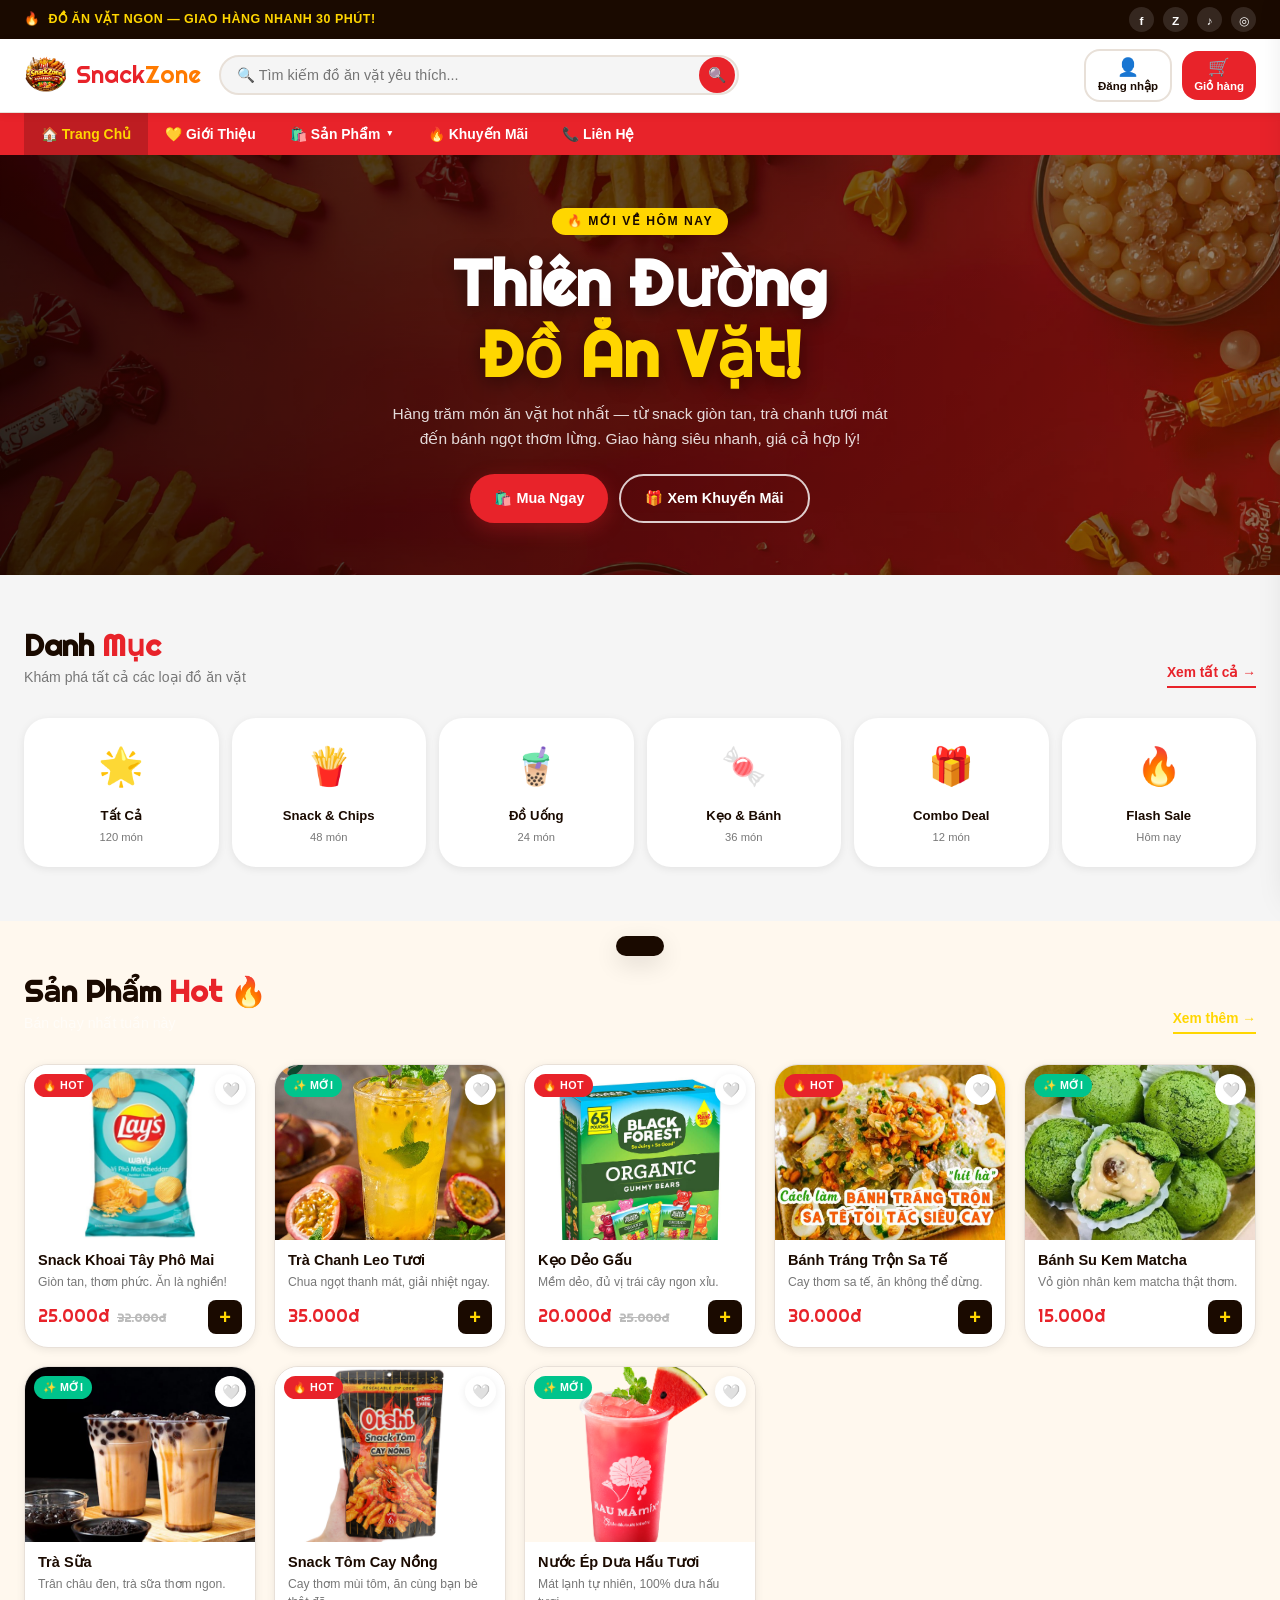
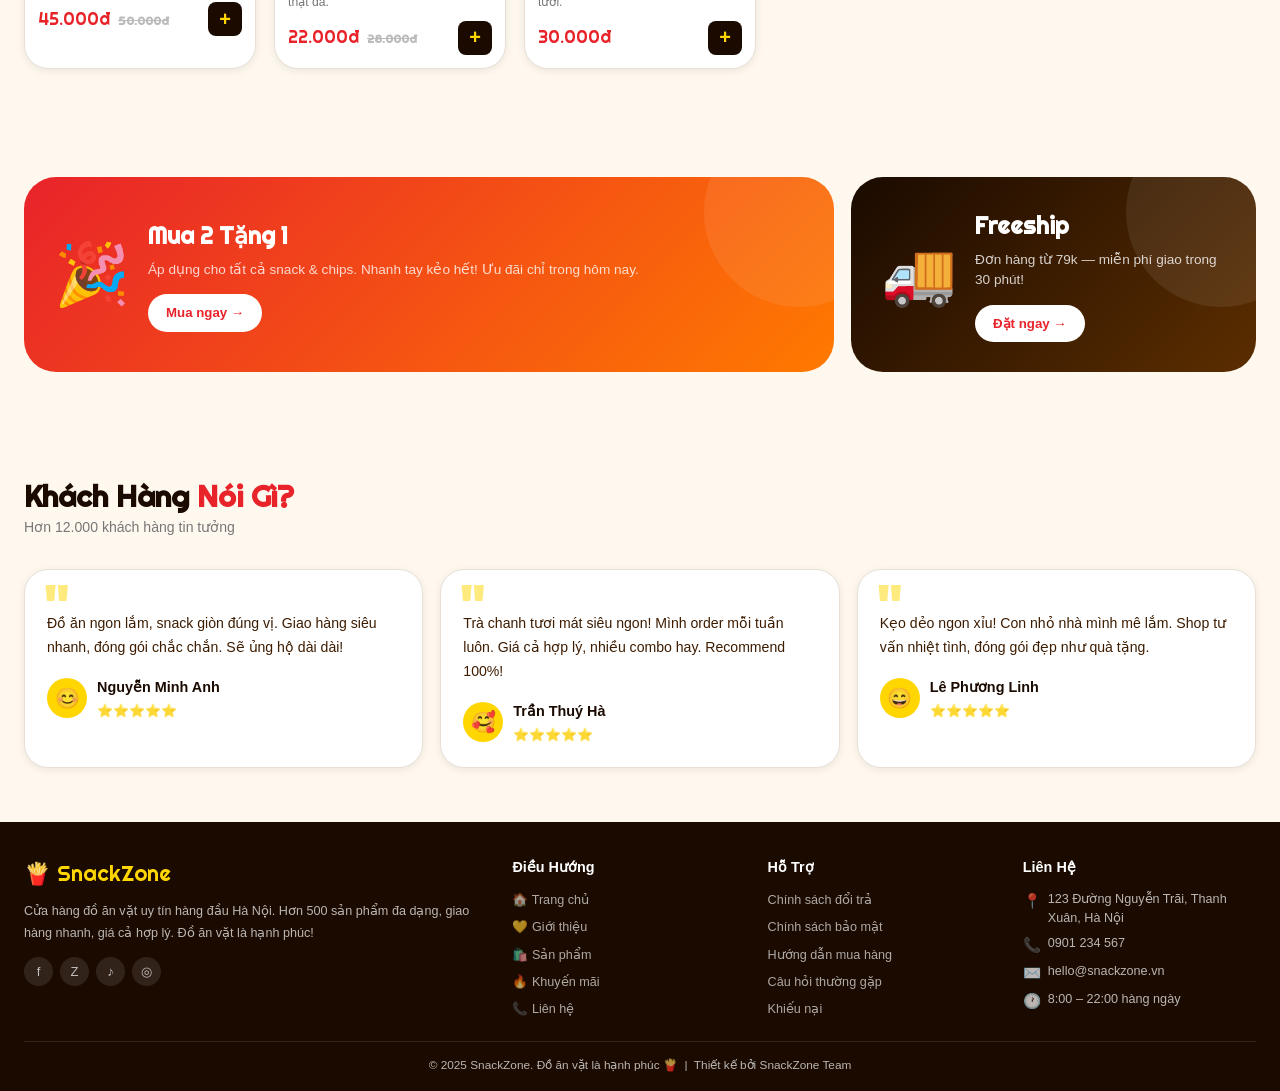
<file: SnackZone/HTML/index.html>
<!DOCTYPE html>
<html lang="vi">
<head>
  <meta charset="UTF-8">
  <meta name="viewport" content="width=device-width, initial-scale=1.0">
  <title>SnackZone — Cửa Hàng Đồ Ăn Vặt</title>
  <meta name="description" content="SnackZone - Hàng trăm món ăn vặt ngon. Giao hàng nhanh 30 phút tại TP.HCM!">
  <link rel="stylesheet" href="../CSS/style.css">
</head>
<body>
<div class="top-bar">
  <div class="container">
    <div class="top-bar__slogan">
      <span>🔥</span> ĐỒ ĂN VẶT NGON — GIAO HÀNG NHANH 30 PHÚT!
    </div>
    <div class="top-bar__socials">
      <a href="https://facebook.com" target="_blank" title="Facebook">
        <span class="icon-fb"></span>
      </a>
      <a href="https://zalo.me" target="_blank" title="Zalo">
        <span class="icon-zalo"></span>
      </a>
      <a href="https://tiktok.com" target="_blank" title="TikTok">
        <span class="icon-tt"></span>
      </a>
      <a href="https://instagram.com" target="_blank" title="Instagram">
        <span class="icon-ig"></span>
      </a>
    </div>
  </div>
</div>

<header class="header">
  <div class="container">
    <a href="index.html" class="header__logo">
      <img src="../img/logo.png" alt="logo" class="header__logo-img">
      <span class="header__logo-text">Snack<span>Zone</span></span>
    </a>

    <div class="header__search">
      <input type="text" id="headerSearch" placeholder="🔍 Tìm kiếm đồ ăn vặt yêu thích..." autocomplete="off">
      <button class="header__search-btn" onclick="headerSearch()">🔍</button>
    </div>

    <div class="header__actions">
      <button class="btn-auth" id="authBtn" onclick="Auth.openModal()">
        <span class="icon">👤</span>
        <span>Đăng nhập</span>
      </button>
      <button class="btn-cart" onclick="Cart.openSidebar()">
        <span class="icon">🛒</span>
        <span>Giỏ hàng</span>
        <span class="cart-badge" id="cartBadge" style="display:none">0</span>
      </button>
    </div>
  </div>
</header>

<nav class="navbar">
  <div class="container">
    <ul class="navbar__menu" id="navMenu">
      <li class="navbar__item">
        <a href="index.html" class="navbar__link active">🏠 Trang Chủ</a>
      </li>
      <li class="navbar__item">
        <a href="gioi-thieu.html" class="navbar__link">💛 Giới Thiệu</a>
      </li>
      <li class="navbar__item">
        <a href="san-pham.html" class="navbar__link">🛍️ Sản Phẩm <span class="arrow">▼</span></a>
        <div class="navbar__dropdown">
          <a href="san-pham.html?cat=snack">🍟 Snack & Chips</a>
          <a href="san-pham.html?cat=drink">🧋 Đồ Uống</a>
          <a href="san-pham.html?cat=candy">🍬 Kẹo & Bánh</a>
          <a href="san-pham.html?cat=combo">🎁 Combo Deal</a>
        </div>
      </li>
      <li class="navbar__item">
        <a href="khuyen-mai.html" class="navbar__link">🔥 Khuyến Mãi</a>
      </li>
      <li class="navbar__item">
        <a href="lien-he.html" class="navbar__link">📞 Liên Hệ</a>
      </li>
    </ul>
  </div>
</nav>

<section class="banner">
  <img src="../img/banner.png" alt="Banner" class="banner__img">
  <div class="banner__overlay"></div>
  <div class="banner__content">
    <span class="banner__tag">🔥 Mới về hôm nay</span>
    <h1 class="banner__title">
      Thiên Đường
      <em>Đồ Ăn Vặt!</em>
    </h1>
    <p class="banner__subtitle">
      Hàng trăm món ăn vặt hot nhất — từ snack giòn tan, trà chanh tươi mát đến bánh ngọt thơm lừng.
      Giao hàng siêu nhanh, giá cả hợp lý!
    </p>
    <div class="banner__btns">
      <a href="san-pham.html" class="btn btn-primary">🛍️ Mua Ngay</a>
      <a href="khuyen-mai.html" class="btn btn-secondary">🎁 Xem Khuyến Mãi</a>
    </div>
  </div>
</section>

<section class="section section--gray">
  <div class="container">
    <div class="section__header" data-reveal>
      <div>
        <h2 class="section__title">Danh <span>Mục</span></h2>
        <p class="section__subtitle">Khám phá tất cả các loại đồ ăn vặt</p>
      </div>
      <a href="san-pham.html" class="see-all">Xem tất cả →</a>
    </div>
    <div class="cat-grid" data-reveal>
      <div class="cat-card" onclick="location.href='san-pham.html'">
        <div class="cat-card__emoji">🌟</div>
        <div class="cat-card__name">Tất Cả</div>
        <div class="cat-card__count">120 món</div>
      </div>
      <div class="cat-card" onclick="location.href='san-pham.html?cat=snack'">
        <div class="cat-card__emoji">🍟</div>
        <div class="cat-card__name">Snack & Chips</div>
        <div class="cat-card__count">48 món</div>
      </div>
      <div class="cat-card" onclick="location.href='san-pham.html?cat=drink'">
        <div class="cat-card__emoji">🧋</div>
        <div class="cat-card__name">Đồ Uống</div>
        <div class="cat-card__count">24 món</div>
      </div>
      <div class="cat-card" onclick="location.href='san-pham.html?cat=candy'">
        <div class="cat-card__emoji">🍬</div>
        <div class="cat-card__name">Kẹo & Bánh</div>
        <div class="cat-card__count">36 món</div>
      </div>
      <div class="cat-card" onclick="location.href='san-pham.html?cat=combo'">
        <div class="cat-card__emoji">🎁</div>
        <div class="cat-card__name">Combo Deal</div>
        <div class="cat-card__count">12 món</div>
      </div>
      <div class="cat-card" onclick="location.href='khuyen-mai.html'">
        <div class="cat-card__emoji">🔥</div>
        <div class="cat-card__name">Flash Sale</div>
        <div class="cat-card__count">Hôm nay</div>
      </div>
    </div>
  </div>
</section>

<section class="section section--dark">
  <div class="container">
    <div class="section__header" data-reveal>
      <div>
        <h2 class="section__title">Sản Phẩm <span>Hot 🔥</span></h2>
        <p class="section__subtitle" style="color:rgba(255,255,255,0.6)">Bán chạy nhất tuần này</p>
      </div>
      <a href="san-pham.html" class="see-all" style="color:var(--yellow);border-color:var(--yellow)">Xem thêm →</a>
    </div>
    <div class="prod-grid" id="featuredGrid"></div>
  </div>
</section>

<section class="section">
  <div class="container">
    <div class="promo-grid" data-reveal>
      <div class="promo-card promo-card--main">
        <!-- <img class="promo-card__img" src="../img/promo-1.jpg" alt="Khuyến mãi"> -->
        <div class="promo-card__emoji">🎉</div>
        <div class="promo-card__text">
          <h3>Mua 2 Tặng 1</h3>
          <p>Áp dụng cho tất cả snack & chips. Nhanh tay kẻo hết! Ưu đãi chỉ trong hôm nay.</p>
          <a href="khuyen-mai.html" class="btn">Mua ngay →</a>
        </div>
      </div>
      <div class="promo-card promo-card--side">
        <!-- <img class="promo-card__img" src="../img/promo-2.jpg" alt="Freeship"> -->
        <div class="promo-card__emoji">🚚</div>
        <div class="promo-card__text">
          <h3>Freeship</h3>
          <p>Đơn hàng từ 79k — miễn phí giao trong 30 phút!</p>
          <a href="san-pham.html" class="btn">Đặt ngay →</a>
        </div>
      </div>
    </div>
  </div>
</section>

<section class="section section--cream">
  <div class="container">
    <div class="section__header" data-reveal>
      <div>
        <h2 class="section__title">Khách Hàng <span>Nói Gì?</span></h2>
        <p class="section__subtitle">Hơn 12.000 khách hàng tin tưởng</p>
      </div>
    </div>
    <div class="reviews-grid">
      <div class="review-card" data-reveal>
        <p class="review-card__text">Đồ ăn ngon lắm, snack giòn đúng vị. Giao hàng siêu nhanh, đóng gói chắc chắn. Sẽ ủng hộ dài dài!</p>
        <div class="review-card__author">
          <div class="review-card__avatar">😊</div>
          <div>
            <div class="review-card__name">Nguyễn Minh Anh</div>
            <div class="review-card__stars">⭐⭐⭐⭐⭐</div>
          </div>
        </div>
      </div>
      <div class="review-card" data-reveal>
        <p class="review-card__text">Trà chanh tươi mát siêu ngon! Mình order mỗi tuần luôn. Giá cả hợp lý, nhiều combo hay. Recommend 100%!</p>
        <div class="review-card__author">
          <div class="review-card__avatar">🥰</div>
          <div>
            <div class="review-card__name">Trần Thuý Hà</div>
            <div class="review-card__stars">⭐⭐⭐⭐⭐</div>
          </div>
        </div>
      </div>
      <div class="review-card" data-reveal>
        <p class="review-card__text">Kẹo dẻo ngon xỉu! Con nhỏ nhà mình mê lắm. Shop tư vấn nhiệt tình, đóng gói đẹp như quà tặng.</p>
        <div class="review-card__author">
          <div class="review-card__avatar">😄</div>
          <div>
            <div class="review-card__name">Lê Phương Linh</div>
            <div class="review-card__stars">⭐⭐⭐⭐⭐</div>
          </div>
        </div>
      </div>
    </div>
  </div>
</section>

<footer class="footer">
  <div class="container">
    <div class="footer__grid">
      <div>
        <span class="footer__brand-logo">🍟 SnackZone</span>
        <p class="footer__desc">
          Cửa hàng đồ ăn vặt uy tín hàng đầu Hà Nội. Hơn 500 sản phẩm đa dạng, giao hàng nhanh,
          giá cả hợp lý. Đồ ăn vặt là hạnh phúc!
        </p>
        <div class="footer__socials">
          <a href="https://facebook.com" target="_blank" title="Facebook">f</a>
          <a href="https://zalo.me" target="_blank" title="Zalo">Z</a>
          <a href="https://tiktok.com" target="_blank" title="TikTok">♪</a>
          <a href="https://instagram.com" target="_blank" title="Instagram">◎</a>
        </div>
      </div>
      <div>
        <h4 class="footer__heading">Điều Hướng</h4>
        <ul class="footer__links">
          <li><a href="index.html">🏠 Trang chủ</a></li>
          <li><a href="gioi-thieu.html">💛 Giới thiệu</a></li>
          <li><a href="san-pham.html">🛍️ Sản phẩm</a></li>
          <li><a href="khuyen-mai.html">🔥 Khuyến mãi</a></li>
          <li><a href="lien-he.html">📞 Liên hệ</a></li>
        </ul>
      </div>
      <div>
        <h4 class="footer__heading">Hỗ Trợ</h4>
        <ul class="footer__links">
          <li><a href="#">Chính sách đổi trả</a></li>
          <li><a href="#">Chính sách bảo mật</a></li>
          <li><a href="#">Hướng dẫn mua hàng</a></li>
          <li><a href="#">Câu hỏi thường gặp</a></li>
          <li><a href="lien-he.html">Khiếu nại</a></li>
        </ul>
      </div>
      <div>
        <h4 class="footer__heading">Liên Hệ</h4>
        <div class="footer__contact-item">
          <span class="footer__contact-icon">📍</span>
          <span>123 Đường Nguyễn Trãi, Thanh Xuân, Hà Nội</span>
        </div>
        <div class="footer__contact-item">
          <span class="footer__contact-icon">📞</span>
          <span>0901 234 567</span>
        </div>
        <div class="footer__contact-item">
          <span class="footer__contact-icon">✉️</span>
          <span>hello@snackzone.vn</span>
        </div>
        <div class="footer__contact-item">
          <span class="footer__contact-icon">🕐</span>
          <span>8:00 – 22:00 hàng ngày</span>
        </div>
      </div>
    </div>
    <div class="footer__bottom">
      © 2025 SnackZone. Đồ ăn vặt là hạnh phúc 🍟 &nbsp;|&nbsp; Thiết kế bởi SnackZone Team
    </div>
  </div>
</footer>

<div class="cart-overlay" id="cartOverlay" onclick="Cart.closeSidebar()"></div>
<aside class="cart-sidebar" id="cartSidebar">
  <div class="cart-sidebar__head">
    <div class="cart-sidebar__title">🛒 Giỏ Hàng</div>
    <button class="close-btn" onclick="Cart.closeSidebar()">✕</button>
  </div>
  <div class="cart-sidebar__body" id="cartBody">
    <div class="cart-empty">
      <div class="cart-empty__icon">🛒</div>
      <div class="cart-empty__text">Giỏ hàng trống!<br>Thêm đồ ăn vặt ngay nào!</div>
    </div>
  </div>
  <div class="cart-sidebar__foot" id="cartFoot" style="display:none">
    <div class="cart-row"><span>Tạm tính</span><span id="cartSubtotal">0đ</span></div>
    <div class="cart-row"><span>Phí giao hàng</span><span id="cartShipping">20,000đ</span></div>
    <div class="cart-row total"><span>Tổng cộng</span><span id="cartTotal">0đ</span></div>
    <button class="btn-checkout" onclick="Cart.goCheckout()">🛍️ Tiến Hành Thanh Toán</button>
  </div>
</aside>

<div class="modal-overlay" id="authOverlay" onclick="Auth.closeModal()">
  <div class="modal" id="authModal" onclick="event.stopPropagation()">
    <button class="modal__close" onclick="Auth.closeModal()">✕</button>
    <div class="modal__logo">🍟 SnackZone</div>
    <p class="modal__subtitle">Chào mừng bạn đến với thiên đường đồ ăn vặt!</p>

    <div class="role-tabs">
      <button class="role-tab active" data-role="user" onclick="Auth.setRole('user')">
        👤 Khách Hàng
      </button>
      <button class="role-tab" data-role="admin" onclick="Auth.setRole('admin')">
        🔑 Quản Trị Viên
      </button>
    </div>

    <div class="auth-tabs">
      <button class="auth-tab active" data-tab="login" onclick="Auth.setTab('login')">Đăng Nhập</button>
      <button class="auth-tab" data-tab="register" onclick="Auth.setTab('register')">Đăng Ký</button>
    </div>

    <div id="loginForm">
      <div class="form-group">
        <label class="form-label" for="loginEmail">Email</label>
        <input class="form-input" id="loginEmail" type="email" placeholder="email@example.com">
        <div class="form-error" id="loginEmailErr"></div>
      </div>
      <div class="form-group">
        <label class="form-label" for="loginPassword">Mật khẩu</label>
        <input class="form-input" id="loginPassword" type="password" placeholder="••••••••">
        <div class="form-error" id="loginPassErr"></div>
      </div>
      <button class="form-submit" onclick="Auth.login()">🔐 Đăng Nhập</button>
      <p style="text-align:center;font-size:0.82rem;margin-top:14px;color:var(--gray-text)">
        Chưa có tài khoản?
        <a href="#" style="color:var(--red);font-weight:800" onclick="Auth.setTab('register')">Đăng ký ngay</a>
      </p>
    </div>

    <div id="registerForm" style="display:none">
      <div class="form-row">
        <div class="form-group">
          <label class="form-label" for="regName">Họ và tên</label>
          <input class="form-input" id="regName" type="text" placeholder="Nguyễn Văn A">
          <div class="form-error" id="regNameErr"></div>
        </div>
        <div class="form-group">
          <label class="form-label" for="regPhone">Số điện thoại</label>
          <input class="form-input" id="regPhone" type="tel" placeholder="0901234567">
          <div class="form-error" id="regPhoneErr"></div>
        </div>
      </div>
      <div class="form-group">
        <label class="form-label" for="regEmail">Email</label>
        <input class="form-input" id="regEmail" type="email" placeholder="email@example.com">
        <div class="form-error" id="regEmailErr"></div>
      </div>
      <div class="form-row">
        <div class="form-group">
          <label class="form-label" for="regPassword">Mật khẩu</label>
          <input class="form-input" id="regPassword" type="password" placeholder="Tối thiểu 6 ký tự">
          <div class="form-error" id="regPassErr"></div>
        </div>
        <div class="form-group">
          <label class="form-label" for="regConfirm">Xác nhận mật khẩu</label>
          <input class="form-input" id="regConfirm" type="password" placeholder="Nhập lại mật khẩu">
          <div class="form-error" id="regConfirmErr"></div>
        </div>
      </div>
      <button class="form-submit" onclick="Auth.register()">🎉 Đăng Ký Ngay</button>
      <p style="text-align:center;font-size:0.82rem;margin-top:14px;color:var(--gray-text)">
        Đã có tài khoản?
        <a href="#" style="color:var(--red);font-weight:800" onclick="Auth.setTab('login')">Đăng nhập</a>
      </p>
    </div>
  </div>
</div>

<div class="toast" id="toast"></div>

<script src="../JS/ui.js"></script>
<script src="../JS/products.js"></script>
<script src="../JS/cart.js"></script>  
<script src="../JS/auth.js"></script>

<script>
  document.addEventListener('DOMContentLoaded', () => {
    ProductFilter.renderFeatured('featuredGrid', 8);
    document.querySelectorAll('.cart-badge').forEach(b => b.id = 'cartBadge');
  });

  function headerSearch() {
    const q = document.getElementById('headerSearch').value.trim();
    if (q) window.location.href = `san-pham.html?search=${encodeURIComponent(q)}`;
  }
  document.getElementById('headerSearch')?.addEventListener('keydown', e => {
    if (e.key === 'Enter') headerSearch();
  });
</script>
</body>
</html>
</file>
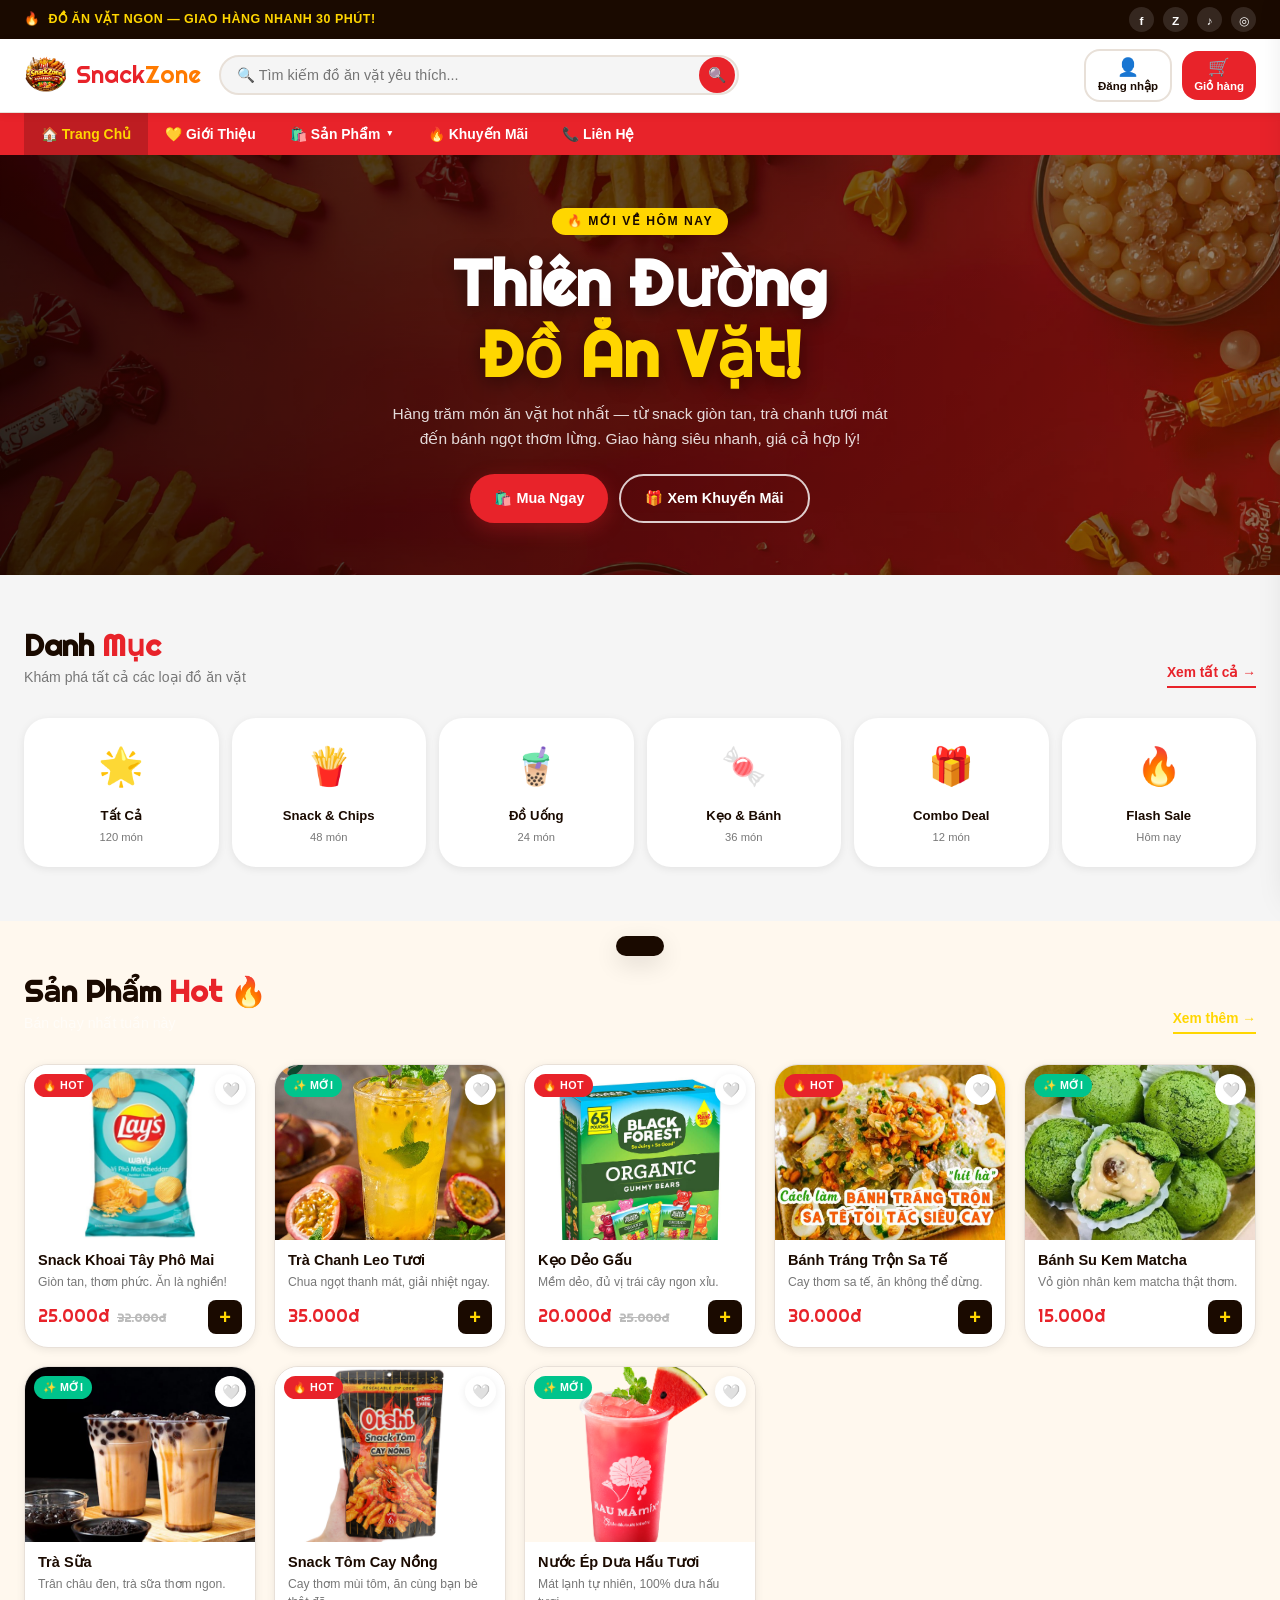
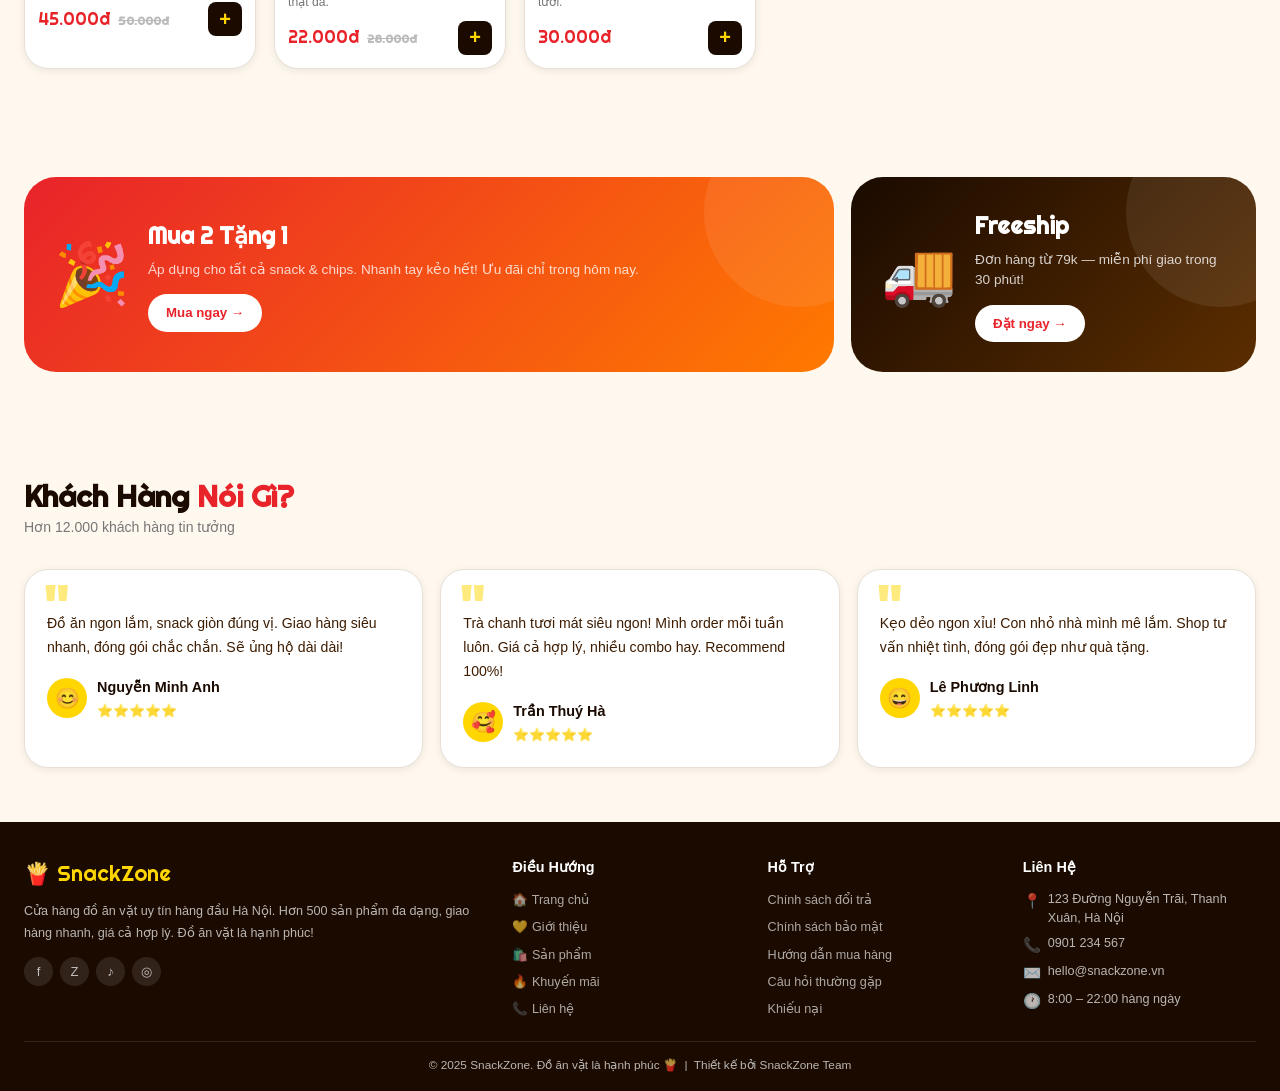
<file: SnackZone/HTML/admin.html>
<!DOCTYPE html>
<html lang="vi">
<head>
  <meta charset="UTF-8">
  <meta name="viewport" content="width=device-width, initial-scale=1.0">
  <title>Admin — SnackZone 🔑</title>
  <link rel="stylesheet" href="../CSS/style.css">
</head>
<body class="admin-body">

<!-- ADMIN TOPBAR -->
<header class="admin-topbar">
  <!-- Logo click về shop -->
  <a href="index.html" class="admin-topbar__logo" title="Về trang chủ shop">
    🍟 SnackZone
  </a>
  <div class="admin-topbar__right">
    <span class="admin-topbar__user" id="adminName">🔑 Admin</span>
    <button class="admin-topbar__logout" onclick="adminLogout()">🚪 Đăng xuất</button>
  </div>
</header>

<!-- LAYOUT -->
<div class="admin-layout">

  <!-- SIDEBAR -->
  <nav class="admin-sidebar">
    <div class="admin-sidebar__logo">⚡ Quản Trị</div>
    <button class="admin-nav__item active" onclick="showPage('dashboard', this)">
      <span class="admin-nav__icon">📊</span> Tổng quan
    </button>
    <button class="admin-nav__item" onclick="showPage('orders', this)">
      <span class="admin-nav__icon">📦</span> Đơn hàng
    </button>
    <button class="admin-nav__item" onclick="showPage('products', this)">
      <span class="admin-nav__icon">🍟</span> Sản phẩm
    </button>
    <button class="admin-nav__item" onclick="showPage('categories', this)">
      <span class="admin-nav__icon">📂</span> Danh mục
    </button>
    <button class="admin-nav__item" onclick="showPage('customers', this)">
      <span class="admin-nav__icon">👥</span> Khách hàng
    </button>
    <button class="admin-nav__item" onclick="showPage('promos', this)">
      <span class="admin-nav__icon">🎟️</span> Khuyến mãi
    </button>
    <button class="admin-nav__item" onclick="showPage('settings', this)">
      <span class="admin-nav__icon">⚙️</span> Cài đặt
    </button>
  </nav>

  <!-- MAIN -->
  <main class="admin-main">

    <!-- ══ DASHBOARD ══ -->
    <div class="admin-page active" id="page-dashboard">
      <div class="admin-header">
        <h1 class="admin-title">📊 Tổng Quan Hôm Nay</h1>
        <span style="font-size:0.82rem;color:var(--gray-text)" id="currentDate"></span>
      </div>
      <div class="stats-grid">
        <div class="stat-card">
          <div class="stat-card__icon stat-card__icon--red">💰</div>
          <div>
            <div class="stat-card__num">12.4M</div>
            <div class="stat-card__label">Doanh thu hôm nay</div>
            <div class="stat-card__change change--up">↑ +18%</div>
          </div>
        </div>
        <div class="stat-card">
          <div class="stat-card__icon stat-card__icon--green">📦</div>
          <div>
            <div class="stat-card__num" id="statOrders">—</div>
            <div class="stat-card__label">Đơn hàng mới</div>
            <div class="stat-card__change change--up">↑ +5 đơn</div>
          </div>
        </div>
        <div class="stat-card">
          <div class="stat-card__icon stat-card__icon--orange">👥</div>
          <div>
            <div class="stat-card__num">247</div>
            <div class="stat-card__label">Lượt truy cập</div>
            <div class="stat-card__change change--down">↓ -3%</div>
          </div>
        </div>
        <div class="stat-card">
          <div class="stat-card__icon stat-card__icon--blue">🛍️</div>
          <div>
            <div class="stat-card__num">89%</div>
            <div class="stat-card__label">Tỷ lệ hoàn thành</div>
            <div class="stat-card__change change--up">↑ +2%</div>
          </div>
        </div>
      </div>
      <div class="admin-card">
        <div class="admin-card__head">
          <div class="admin-card__title">📦 Đơn Hàng Gần Đây</div>
          <button class="tbl-action tbl-action--view" onclick="showPage('orders', document.querySelectorAll('.admin-nav__item')[1])">Xem tất cả →</button>
        </div>
        <table class="data-table">
          <thead><tr><th>Mã đơn</th><th>Khách hàng</th><th>Sản phẩm</th><th>Tổng tiền</th><th>Trạng thái</th><th>Thao tác</th></tr></thead>
          <tbody id="recentOrdersBody">
            <tr><td colspan="6" style="text-align:center;color:var(--gray-text);padding:22px">Chưa có đơn hàng nào</td></tr>
          </tbody>
        </table>
      </div>
      <div class="admin-card">
        <div class="admin-card__head">
          <div class="admin-card__title">🔥 Sản Phẩm Bán Chạy</div>
        </div>
        <table class="data-table">
          <thead><tr><th>Sản phẩm</th><th>Danh mục</th><th>Giá</th><th>Đã bán</th><th>Doanh thu</th></tr></thead>
          <tbody>
            <tr>
              <td><div style="display:flex;align-items:center;gap:9px"><div class="prod-thumb">🧀</div>Snack Khoai Tây Phô Mai</div></td>
              <td>Snack & Chips</td><td style="color:var(--red);font-weight:800">25,000đ</td>
              <td><strong>342</strong></td><td style="color:var(--green);font-weight:800">8,550,000đ</td>
            </tr>
            <tr>
              <td><div style="display:flex;align-items:center;gap:9px"><div class="prod-thumb">🐻</div>Kẹo Dẻo Gấu</div></td>
              <td>Kẹo & Bánh</td><td style="color:var(--red);font-weight:800">20,000đ</td>
              <td><strong>289</strong></td><td style="color:var(--green);font-weight:800">5,780,000đ</td>
            </tr>
            <tr>
              <td><div style="display:flex;align-items:center;gap:9px"><div class="prod-thumb">🌶️</div>Bánh Tráng Trộn</div></td>
              <td>Snack & Chips</td><td style="color:var(--red);font-weight:800">30,000đ</td>
              <td><strong>201</strong></td><td style="color:var(--green);font-weight:800">6,030,000đ</td>
            </tr>
          </tbody>
        </table>
      </div>
    </div>

    <!-- ══ ORDERS ══ -->
    <div class="admin-page" id="page-orders">
      <div class="admin-header">
        <h1 class="admin-title">📦 Quản Lý Đơn Hàng</h1>
        <input class="search-input" placeholder="🔍 Tìm đơn hàng...">
      </div>
      <div class="admin-card">
        <table class="data-table">
          <thead><tr><th>Mã đơn</th><th>Khách hàng</th><th>SĐT</th><th>Sản phẩm</th><th>Tổng tiền</th><th>Thanh toán</th><th>Ngày đặt</th><th>Trạng thái</th><th>Thao tác</th></tr></thead>
          <tbody id="ordersTableBody">
            <tr><td colspan="9" style="text-align:center;color:var(--gray-text);padding:36px">Chưa có đơn hàng nào</td></tr>
          </tbody>
        </table>
      </div>
    </div>

    <!-- ══ PRODUCTS ══ -->
    <div class="admin-page" id="page-products">
      <div class="admin-header">
        <h1 class="admin-title">🍟 Quản Lý Sản Phẩm</h1>
        <div style="display:flex;gap:9px">
          <input class="search-input" placeholder="🔍 Tìm sản phẩm..." oninput="filterProducts(this.value)">
          <button style="background:var(--red);color:#fff;border:none;padding:7px 15px;border-radius:var(--radius-md);font-weight:900;font-size:0.83rem;cursor:pointer" onclick="UI.toast('Tính năng cần kết nối backend!')">+ Thêm mới</button>
        </div>
      </div>
      <div class="admin-card">
        <table class="data-table">
          <thead><tr><th>ID</th><th>Sản phẩm</th><th>Danh mục</th><th>Thương hiệu</th><th>Giá</th><th>Badge</th><th>Thao tác</th></tr></thead>
          <tbody id="productsAdminBody"></tbody>
        </table>
      </div>
    </div>

    <!-- ══ CATEGORIES ══ -->
    <div class="admin-page" id="page-categories">
      <div class="admin-header">
        <h1 class="admin-title">📂 Quản Lý Danh Mục</h1>
        <button style="background:var(--red);color:#fff;border:none;padding:7px 15px;border-radius:var(--radius-md);font-weight:900;font-size:0.83rem;cursor:pointer" onclick="UI.toast('Thêm danh mục mới!')">+ Thêm danh mục</button>
      </div>
      <div class="admin-card">
        <table class="data-table">
          <thead><tr><th>ID</th><th>Tên danh mục</th><th>Icon</th><th>Số sản phẩm</th><th>Trạng thái</th><th>Thao tác</th></tr></thead>
          <tbody>
            <tr>
              <td>#1</td><td><strong>Snack & Chips</strong></td><td>🍟</td><td>12 sản phẩm</td>
              <td><span class="status-badge status--done">✅ Hiển thị</span></td>
              <td><button class="tbl-action tbl-action--edit" onclick="UI.toast('Sửa Snack')">Sửa</button> <button class="tbl-action tbl-action--delete" onclick="UI.toast('Ẩn danh mục')">Ẩn</button></td>
            </tr>
            <tr>
              <td>#2</td><td><strong>Đồ Uống</strong></td><td>🧋</td><td>6 sản phẩm</td>
              <td><span class="status-badge status--done">✅ Hiển thị</span></td>
              <td><button class="tbl-action tbl-action--edit" onclick="UI.toast('Sửa Đồ Uống')">Sửa</button> <button class="tbl-action tbl-action--delete" onclick="UI.toast('Ẩn danh mục')">Ẩn</button></td>
            </tr>
            <tr>
              <td>#3</td><td><strong>Kẹo & Bánh</strong></td><td>🍬</td><td>9 sản phẩm</td>
              <td><span class="status-badge status--done">✅ Hiển thị</span></td>
              <td><button class="tbl-action tbl-action--edit" onclick="UI.toast('Sửa Kẹo Bánh')">Sửa</button> <button class="tbl-action tbl-action--delete" onclick="UI.toast('Ẩn danh mục')">Ẩn</button></td>
            </tr>
            <tr>
              <td>#4</td><td><strong>Combo Deal</strong></td><td>🎁</td><td>3 sản phẩm</td>
              <td><span class="status-badge status--done">✅ Hiển thị</span></td>
              <td><button class="tbl-action tbl-action--edit" onclick="UI.toast('Sửa Combo')">Sửa</button> <button class="tbl-action tbl-action--delete" onclick="UI.toast('Ẩn danh mục')">Ẩn</button></td>
            </tr>
            <tr>
              <td>#5</td><td><strong>Flash Sale</strong></td><td>🔥</td><td>—</td>
              <td><span class="status-badge status--pending">⏳ Chờ kích hoạt</span></td>
              <td><button class="tbl-action tbl-action--edit" onclick="UI.toast('Sửa Flash Sale')">Sửa</button> <button class="tbl-action tbl-action--delete" onclick="UI.toast('Ẩn danh mục')">Ẩn</button></td>
            </tr>
          </tbody>
        </table>
      </div>
    </div>

    <!-- ══ CUSTOMERS ══ -->
    <div class="admin-page" id="page-customers">
      <div class="admin-header">
        <h1 class="admin-title">👥 Quản Lý Khách Hàng</h1>
        <input class="search-input" placeholder="🔍 Tìm khách hàng...">
      </div>
      <div class="admin-card">
        <table class="data-table">
          <thead><tr><th>ID</th><th>Họ tên</th><th>Email</th><th>SĐT</th><th>Tổng đơn</th><th>Ngày đăng ký</th><th>Thao tác</th></tr></thead>
          <tbody>
            <tr>
              <td>#001</td>
              <td><div style="display:flex;align-items:center;gap:7px"><span style="font-size:1.25rem">😊</span> Nguyễn Văn A</div></td>
              <td>user@demo.com</td><td>0901234567</td><td><strong>12</strong> đơn</td><td>01/01/2025</td>
              <td><button class="tbl-action tbl-action--view" onclick="UI.toast('Xem chi tiết')">Xem</button> <button class="tbl-action tbl-action--delete" onclick="UI.toast('Xác nhận xóa?')">Xóa</button></td>
            </tr>
            <tr>
              <td>#002</td>
              <td><div style="display:flex;align-items:center;gap:7px"><span style="font-size:1.25rem">🥰</span> Trần Thuý Hà</div></td>
              <td>ha@email.com</td><td>0912345678</td><td><strong>7</strong> đơn</td><td>15/03/2025</td>
              <td><button class="tbl-action tbl-action--view" onclick="UI.toast('Xem chi tiết')">Xem</button> <button class="tbl-action tbl-action--delete" onclick="UI.toast('Xác nhận xóa?')">Xóa</button></td>
            </tr>
          </tbody>
        </table>
      </div>
    </div>

    <!-- ══ PROMOS ══ -->
    <div class="admin-page" id="page-promos">
      <div class="admin-header">
        <h1 class="admin-title">🎟️ Quản Lý Khuyến Mãi</h1>
        <button style="background:var(--red);color:#fff;border:none;padding:7px 15px;border-radius:var(--radius-md);font-weight:900;font-size:0.83rem;cursor:pointer" onclick="UI.toast('Tạo mã mới!')">+ Tạo mã mới</button>
      </div>
      <div class="admin-card">
        <table class="data-table">
          <thead><tr><th>Mã</th><th>Loại</th><th>Giá trị</th><th>Điều kiện</th><th>Trạng thái</th><th>Thao tác</th></tr></thead>
          <tbody>
            <tr>
              <td><strong style="font-family:var(--font-head);color:var(--red)">SNACK10</strong></td>
              <td>Phần trăm</td><td>Giảm 10%</td><td>Không giới hạn</td>
              <td><span class="status-badge status--done">✅ Đang chạy</span></td>
              <td><button class="tbl-action tbl-action--edit" onclick="UI.toast('Sửa SNACK10')">Sửa</button> <button class="tbl-action tbl-action--delete" onclick="UI.toast('Tắt mã')">Tắt</button></td>
            </tr>
            <tr>
              <td><strong style="font-family:var(--font-head);color:var(--green)">FREESHIP</strong></td>
              <td>Phí ship</td><td>Miễn phí ship</td><td>Tối đa 20,000đ</td>
              <td><span class="status-badge status--done">✅ Đang chạy</span></td>
              <td><button class="tbl-action tbl-action--edit" onclick="UI.toast('Sửa FREESHIP')">Sửa</button> <button class="tbl-action tbl-action--delete" onclick="UI.toast('Tắt mã')">Tắt</button></td>
            </tr>
            <tr>
              <td><strong style="font-family:var(--font-head);color:var(--orange)">WELCOME</strong></td>
              <td>Cố định</td><td>Giảm 20,000đ</td><td>Đơn ≥ 50,000đ</td>
              <td><span class="status-badge status--done">✅ Đang chạy</span></td>
              <td><button class="tbl-action tbl-action--edit" onclick="UI.toast('Sửa WELCOME')">Sửa</button> <button class="tbl-action tbl-action--delete" onclick="UI.toast('Tắt mã')">Tắt</button></td>
            </tr>
          </tbody>
        </table>
      </div>
    </div>

    <!-- ══ SETTINGS ══ -->
    <div class="admin-page" id="page-settings">
      <div class="admin-header">
        <h1 class="admin-title">⚙️ Cài Đặt Hệ Thống</h1>
      </div>
      <div style="display:grid;grid-template-columns:1fr 1fr;gap:18px">
        <div class="admin-card">
          <div class="admin-card__title" style="margin-bottom:14px">🏪 Thông Tin Cửa Hàng</div>
          <div class="form-group"><label class="form-label">Tên cửa hàng</label><input class="form-input" value="SnackBoom"></div>
          <div class="form-group"><label class="form-label">Địa chỉ</label><input class="form-input" value="123 Nguyễn Trãi, Q.1, TP.HCM"></div>
          <div class="form-group"><label class="form-label">Số điện thoại</label><input class="form-input" value="0901 234 567"></div>
          <div class="form-group"><label class="form-label">Email</label><input class="form-input" value="hello@snackboom.vn"></div>
          <button onclick="UI.toast('✅ Đã lưu!')" style="background:var(--red);color:#fff;border:none;padding:9px 18px;border-radius:var(--radius-md);font-weight:900;cursor:pointer">💾 Lưu</button>
        </div>
        <div class="admin-card">
          <div class="admin-card__title" style="margin-bottom:14px">🚚 Cài Đặt Vận Chuyển</div>
          <div class="form-group"><label class="form-label">Phí ship tiêu chuẩn (đ)</label><input class="form-input" value="20000" type="number"></div>
          <div class="form-group"><label class="form-label">Đơn tối thiểu freeship (đ)</label><input class="form-input" value="79000" type="number"></div>
          <div class="form-group"><label class="form-label">Phí ship siêu tốc (đ)</label><input class="form-input" value="40000" type="number"></div>
          <button onclick="UI.toast('✅ Đã lưu!')" style="background:var(--red);color:#fff;border:none;padding:9px 18px;border-radius:var(--radius-md);font-weight:900;cursor:pointer">💾 Lưu</button>
        </div>
      </div>
    </div>

  </main>
</div>

<div class="toast" id="toast"></div>
<script src="../JS/ui.js"></script>
<script src="../JS/products.js"></script>
<script src="../JS/auth.js"></script>
<script>
  document.addEventListener('DOMContentLoaded', () => {
    const user = Auth.getSession();
    if (!user || user.role !== 'admin') {
      alert('⛔ Bạn không có quyền truy cập!\nVui lòng đăng nhập Admin.');
      window.location.href = 'index.html';
      return;
    }
    document.getElementById('adminName').textContent = '🔑 ' + user.name;
    document.getElementById('currentDate').textContent =
      new Date().toLocaleDateString('vi-VN', { weekday:'long', year:'numeric', month:'long', day:'numeric' });
    loadOrders();
    loadProductsAdmin();
  });

  function showPage(name, el) {
    document.querySelectorAll('.admin-page').forEach(p => p.classList.remove('active'));
    document.querySelectorAll('.admin-nav__item').forEach(n => n.classList.remove('active'));
    document.getElementById('page-' + name)?.classList.add('active');
    if (el) el.classList.add('active');
  }

  function loadOrders() {
    const orders = JSON.parse(localStorage.getItem('sb_orders') || '[]');
    document.getElementById('statOrders').textContent = orders.length;
    const payMap = { cod:'💵 COD', bank:'🏦 CK', momo:'💜 MoMo', zalopay:'💙 Zalo', vnpay:'🔴 VNPay' };
    const rev = orders.slice().reverse();

    const makeRows9 = (list) => list.length === 0
      ? `<tr><td colspan="9" style="text-align:center;color:var(--gray-text);padding:30px">Chưa có đơn hàng</td></tr>`
      : list.map(o => `<tr>
          <td><strong style="color:var(--red)">${o.id}</strong></td>
          <td>${o.customer?.name||'—'}</td><td>${o.customer?.phone||'—'}</td>
          <td>${o.items?.length||0} sp</td>
          <td style="font-weight:800;color:var(--red)">${(o.total||0).toLocaleString('vi-VN')}đ</td>
          <td>${payMap[o.payment]||o.payment}</td><td>${o.date||'—'}</td>
          <td><span class="status-badge status--pending">⏳ Chờ xử lý</span></td>
          <td><button class="tbl-action tbl-action--view" onclick="viewOrder('${o.id}')">Xem</button>
              <button class="tbl-action tbl-action--edit" onclick="UI.toast('Cập nhật đơn')">Sửa</button></td>
        </tr>`).join('');

    const makeRows6 = (list) => list.length === 0
      ? `<tr><td colspan="6" style="text-align:center;color:var(--gray-text);padding:22px">Chưa có đơn hàng nào</td></tr>`
      : list.map(o => `<tr>
          <td><strong style="color:var(--red)">${o.id}</strong></td>
          <td>${o.customer?.name||'—'}</td><td>${o.items?.length||0} sp</td>
          <td style="font-weight:800;color:var(--red)">${(o.total||0).toLocaleString('vi-VN')}đ</td>
          <td><span class="status-badge status--pending">⏳ Chờ xử lý</span></td>
          <td><button class="tbl-action tbl-action--view" onclick="viewOrder('${o.id}')">Xem</button></td>
        </tr>`).join('');

    const tbody  = document.getElementById('ordersTableBody');
    const recent = document.getElementById('recentOrdersBody');
    if (tbody)  tbody.innerHTML  = makeRows9(rev);
    if (recent) recent.innerHTML = makeRows6(rev.slice(0, 5));
  }

  function viewOrder(id) {
    const o = JSON.parse(localStorage.getItem('sb_orders')||'[]').find(x => x.id === id);
    if (!o) return;
    alert(`📦 ${o.id}\n👤 ${o.customer?.name}\n📞 ${o.customer?.phone}\n📍 ${o.customer?.address}\n🛍️ ${o.items?.map(i=>i.name+' x'+i.qty).join(', ')}\n💰 ${(o.total||0).toLocaleString('vi-VN')}đ\n🕐 ${o.date}`);
  }

  function loadProductsAdmin() {
    const tbody = document.getElementById('productsAdminBody');
    if (!tbody) return;
    const catMap = { snack:'🍟 Snack', drink:'🧋 Đồ Uống', candy:'🍬 Kẹo Bánh', combo:'🎁 Combo' };
    tbody.innerHTML = PRODUCTS.map(p => `
      <tr>
        <td>#${p.id}</td>
        <td><div style="display:flex;align-items:center;gap:7px"><div class="prod-thumb">${p.emoji}</div><span style="font-weight:800">${p.name}</span></div></td>
        <td>${catMap[p.cat]||p.cat}</td>
        <td style="text-transform:capitalize">${p.brand}</td>
        <td style="color:var(--red);font-weight:800">${p.price.toLocaleString('vi-VN')}đ</td>
        <td><span class="status-badge ${p.badge==='hot'?'status--cancel':p.badge==='new'?'status--done':p.badge==='sale'?'status--pending':''}">${p.badge?p.badge.toUpperCase():'—'}</span></td>
        <td>
          <button class="tbl-action tbl-action--edit" onclick="UI.toast('Sửa: ${p.name}')">Sửa</button>
          <button class="tbl-action tbl-action--delete" onclick="UI.toast('Xóa: ${p.name}')">Xóa</button>
        </td>
      </tr>`).join('');
  }

  function filterProducts(q) {
    document.querySelectorAll('#productsAdminBody tr').forEach(r => {
      r.style.display = r.textContent.toLowerCase().includes(q.toLowerCase()) ? '' : 'none';
    });
  }

  function adminLogout() {
  sessionStorage.removeItem('sb_user');
  window.location.href = 'index.html';
}
</script>
</body>
</html>
</file>
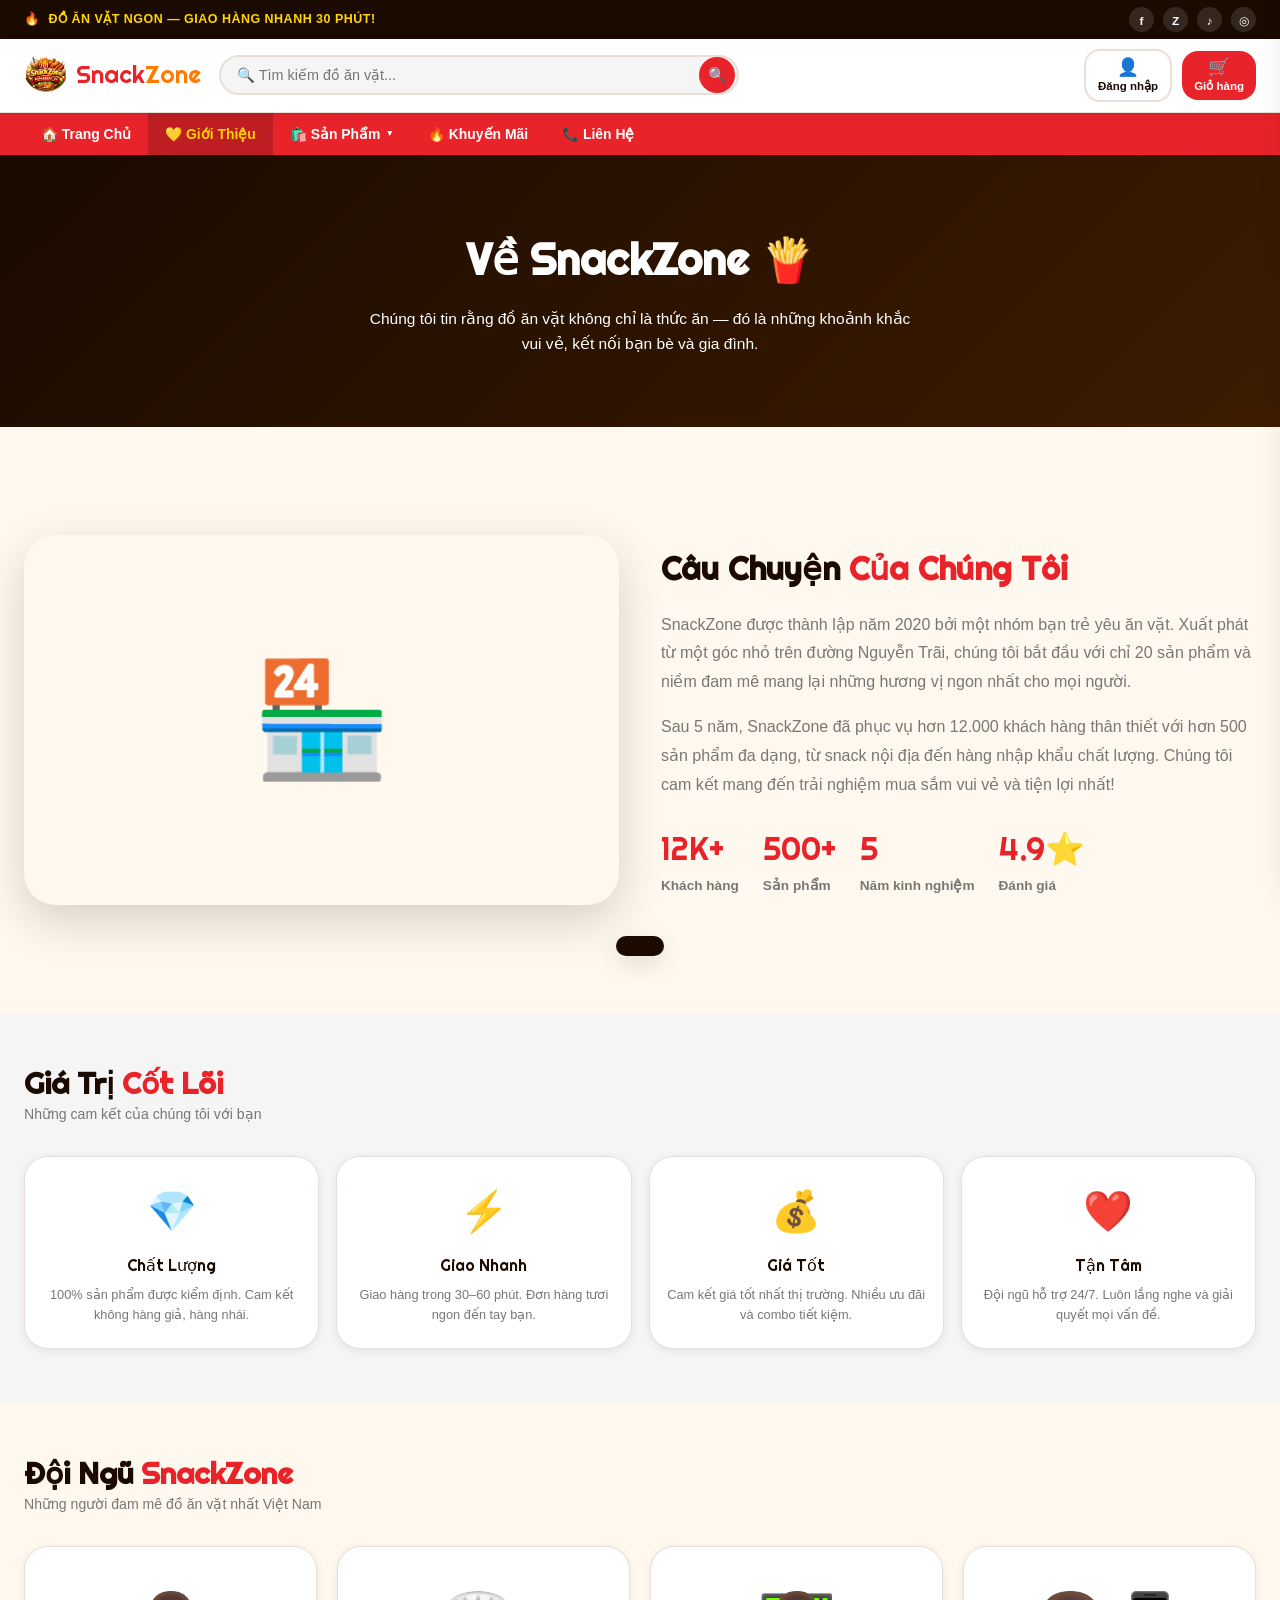
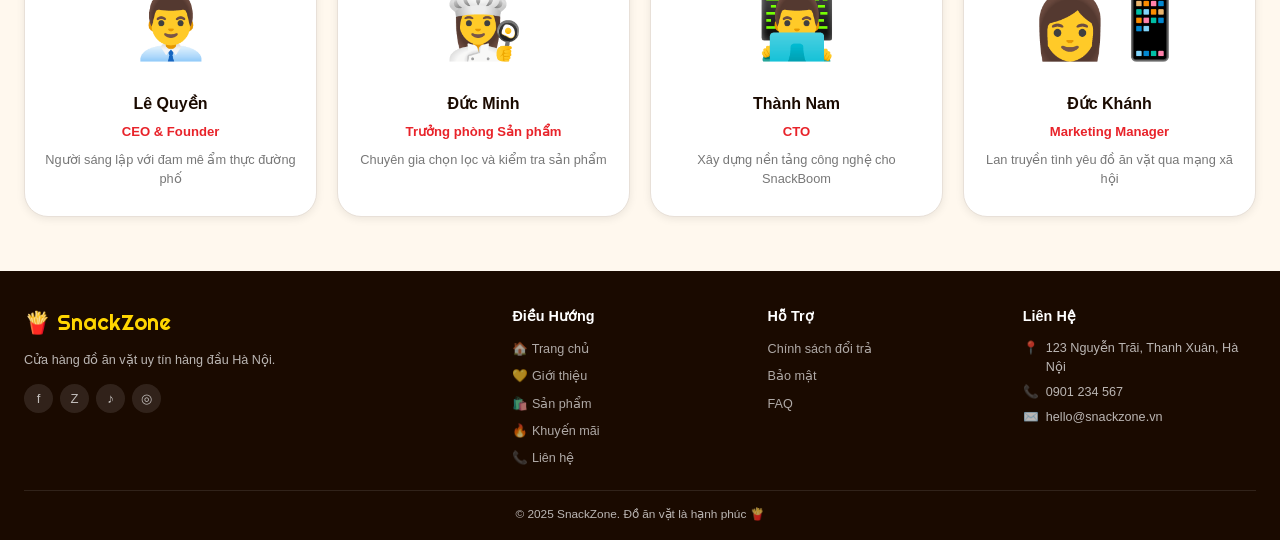
<file: SnackZone/HTML/gioi-thieu.html>
<!doctype html>
<html lang="vi">
  <head>
    <meta charset="UTF-8" />
    <meta name="viewport" content="width=device-width, initial-scale=1.0" />
    <title>Giới Thiệu — SnackZone 🍟</title>
    <link rel="stylesheet" href="../CSS/style.css" />
  </head>
  <body>
    <div class="top-bar">
      <div class="container">
        <div class="top-bar__slogan">
          <span>🔥</span> ĐỒ ĂN VẶT NGON — GIAO HÀNG NHANH 30 PHÚT!
        </div>
        <div class="top-bar__socials">
          <a href="https://facebook.com" target="_blank"
            ><span class="icon-fb"></span
          ></a>
          <a href="https://zalo.me" target="_blank"
            ><span class="icon-zalo"></span
          ></a>
          <a href="https://tiktok.com" target="_blank"
            ><span class="icon-tt"></span
          ></a>
          <a href="https://instagram.com" target="_blank"
            ><span class="icon-ig"></span
          ></a>
        </div>
      </div>
    </div>

    <header class="header">
      <div class="container">
        <a href="index.html" class="header__logo">
          <img src="../img/logo.png" alt="logo" class="header__logo-img" />
          <span class="header__logo-text">Snack<span>Zone</span></span>
        </a>
        <div class="header__search">
          <input
            type="text"
            id="headerSearch"
            placeholder="🔍 Tìm kiếm đồ ăn vặt..."
            autocomplete="off"
          />
          <button class="header__search-btn">🔍</button>
        </div>
        <div class="header__actions">
          <button class="btn-auth" id="authBtn" onclick="Auth.openModal()">
            <span class="icon">👤</span><span>Đăng nhập</span>
          </button>
          <button class="btn-cart" onclick="Cart.openSidebar()">
            <span class="icon">🛒</span><span>Giỏ hàng</span>
            <span class="cart-badge" id="cartBadge" style="display: none"
              >0</span
            >
          </button>
        </div>
      </div>
    </header>

    <nav class="navbar">
      <div class="container">
        <ul class="navbar__menu">
          <li><a href="index.html" class="navbar__link">🏠 Trang Chủ</a></li>
          <li>
            <a href="gioi-thieu.html" class="navbar__link active"
              >💛 Giới Thiệu</a
            >
          </li>
          <li class="navbar__item">
            <a href="san-pham.html" class="navbar__link"
              >🛍️ Sản Phẩm <span class="arrow">▼</span></a
            >
            <div class="navbar__dropdown">
              <a href="san-pham.html?cat=snack">🍟 Snack & Chips</a>
              <a href="san-pham.html?cat=drink">🧋 Đồ Uống</a>
              <a href="san-pham.html?cat=candy">🍬 Kẹo & Bánh</a>
              <a href="san-pham.html?cat=combo">🎁 Combo Deal</a>
            </div>
          </li>
          <li>
            <a href="khuyen-mai.html" class="navbar__link">🔥 Khuyến Mãi</a>
          </li>
          <li><a href="lien-he.html" class="navbar__link">📞 Liên Hệ</a></li>
        </ul>
      </div>
    </nav>

    <section class="about-hero">
      <div class="container">
        <h1 data-reveal>Về SnackZone 🍟</h1>
        <p data-reveal>
          Chúng tôi tin rằng đồ ăn vặt không chỉ là thức ăn — đó là những khoảnh
          khắc vui vẻ, kết nối bạn bè và gia đình.
        </p>
      </div>
    </section>

    <section class="section">
      <div class="container">
        <div class="about-grid" data-reveal>
          <div>
            <div class="about-img-placeholder">🏪</div>
          </div>
          <div>
            <h2
              style="
                font-family: var(--font-head);
                font-size: 2rem;
                margin-bottom: 16px;
              "
            >
              Câu Chuyện <span style="color: var(--red)">Của Chúng Tôi</span>
            </h2>
            <p
              style="
                color: var(--gray-text);
                line-height: 1.8;
                margin-bottom: 16px;
              "
            >
              SnackZone được thành lập năm 2020 bởi một nhóm bạn trẻ yêu ăn vặt.
              Xuất phát từ một góc nhỏ trên đường Nguyễn Trãi, chúng tôi bắt đầu
              với chỉ 20 sản phẩm và niềm đam mê mang lại những hương vị ngon
              nhất cho mọi người.
            </p>
            <p
              style="
                color: var(--gray-text);
                line-height: 1.8;
                margin-bottom: 24px;
              "
            >
              Sau 5 năm, SnackZone đã phục vụ hơn 12.000 khách hàng thân thiết
              với hơn 500 sản phẩm đa dạng, từ snack nội địa đến hàng nhập khẩu
              chất lượng. Chúng tôi cam kết mang đến trải nghiệm mua sắm vui vẻ
              và tiện lợi nhất!
            </p>
            <div style="display: flex; gap: 24px; flex-wrap: wrap">
              <div>
                <div
                  style="
                    font-family: var(--font-head);
                    font-size: 2rem;
                    color: var(--red);
                  "
                >
                  12K+
                </div>
                <div
                  style="
                    font-size: 0.85rem;
                    color: var(--gray-text);
                    font-weight: 700;
                  "
                >
                  Khách hàng
                </div>
              </div>
              <div>
                <div
                  style="
                    font-family: var(--font-head);
                    font-size: 2rem;
                    color: var(--red);
                  "
                >
                  500+
                </div>
                <div
                  style="
                    font-size: 0.85rem;
                    color: var(--gray-text);
                    font-weight: 700;
                  "
                >
                  Sản phẩm
                </div>
              </div>
              <div>
                <div
                  style="
                    font-family: var(--font-head);
                    font-size: 2rem;
                    color: var(--red);
                  "
                >
                  5
                </div>
                <div
                  style="
                    font-size: 0.85rem;
                    color: var(--gray-text);
                    font-weight: 700;
                  "
                >
                  Năm kinh nghiệm
                </div>
              </div>
              <div>
                <div
                  style="
                    font-family: var(--font-head);
                    font-size: 2rem;
                    color: var(--red);
                  "
                >
                  4.9⭐
                </div>
                <div
                  style="
                    font-size: 0.85rem;
                    color: var(--gray-text);
                    font-weight: 700;
                  "
                >
                  Đánh giá
                </div>
              </div>
            </div>
          </div>
        </div>
      </div>
    </section>

    <section class="section section--gray">
      <div class="container">
        <div class="section__header" data-reveal>
          <div>
            <h2 class="section__title">Giá Trị <span>Cốt Lõi</span></h2>
            <p class="section__subtitle">Những cam kết của chúng tôi với bạn</p>
          </div>
        </div>
        <div class="values-grid">
          <div class="value-card" data-reveal>
            <div class="value-card__icon">💎</div>
            <div class="value-card__title">Chất Lượng</div>
            <div class="value-card__desc">
              100% sản phẩm được kiểm định. Cam kết không hàng giả, hàng nhái.
            </div>
          </div>
          <div class="value-card" data-reveal>
            <div class="value-card__icon">⚡</div>
            <div class="value-card__title">Giao Nhanh</div>
            <div class="value-card__desc">
              Giao hàng trong 30–60 phút. Đơn hàng tươi ngon đến tay bạn.
            </div>
          </div>
          <div class="value-card" data-reveal>
            <div class="value-card__icon">💰</div>
            <div class="value-card__title">Giá Tốt</div>
            <div class="value-card__desc">
              Cam kết giá tốt nhất thị trường. Nhiều ưu đãi và combo tiết kiệm.
            </div>
          </div>
          <div class="value-card" data-reveal>
            <div class="value-card__icon">❤️</div>
            <div class="value-card__title">Tận Tâm</div>
            <div class="value-card__desc">
              Đội ngũ hỗ trợ 24/7. Luôn lắng nghe và giải quyết mọi vấn đề.
            </div>
          </div>
        </div>
      </div>
    </section>

    <section class="section">
      <div class="container">
        <div class="section__header" data-reveal>
          <div>
            <h2 class="section__title">Đội Ngũ <span>SnackZone</span></h2>
            <p class="section__subtitle">
              Những người đam mê đồ ăn vặt nhất Việt Nam
            </p>
          </div>
        </div>
        <div
          style="
            display: grid;
            grid-template-columns: repeat(4, 1fr);
            gap: 20px;
          "
        >
          <div
            style="
              text-align: center;
              background: #fff;
              border-radius: var(--radius-lg);
              padding: 28px 16px;
              box-shadow: var(--shadow-sm);
              border: 1.5px solid var(--border);
            "
            data-reveal
          >
            <div style="font-size: 4rem; margin-bottom: 14px">👨‍💼</div>
            <div style="font-weight: 900; font-size: 1rem">Lê Quyền</div>
            <div
              style="
                font-size: 0.82rem;
                color: var(--red);
                font-weight: 700;
                margin-top: 4px;
              "
            >
              CEO & Founder
            </div>
            <div
              style="
                font-size: 0.8rem;
                color: var(--gray-text);
                margin-top: 8px;
                line-height: 1.5;
              "
            >
              Người sáng lập với đam mê ẩm thực đường phố
            </div>
          </div>
          <div
            style="
              text-align: center;
              background: #fff;
              border-radius: var(--radius-lg);
              padding: 28px 16px;
              box-shadow: var(--shadow-sm);
              border: 1.5px solid var(--border);
            "
            data-reveal
          >
            <div style="font-size: 4rem; margin-bottom: 14px">👩‍🍳</div>
            <div style="font-weight: 900; font-size: 1rem">Đức Minh</div>
            <div
              style="
                font-size: 0.82rem;
                color: var(--red);
                font-weight: 700;
                margin-top: 4px;
              "
            >
              Trưởng phòng Sản phẩm
            </div>
            <div
              style="
                font-size: 0.8rem;
                color: var(--gray-text);
                margin-top: 8px;
                line-height: 1.5;
              "
            >
              Chuyên gia chọn lọc và kiểm tra sản phẩm
            </div>
          </div>
          <div
            style="
              text-align: center;
              background: #fff;
              border-radius: var(--radius-lg);
              padding: 28px 16px;
              box-shadow: var(--shadow-sm);
              border: 1.5px solid var(--border);
            "
            data-reveal
          >
            <div style="font-size: 4rem; margin-bottom: 14px">👨‍💻</div>
            <div style="font-weight: 900; font-size: 1rem">Thành Nam</div>
            <div
              style="
                font-size: 0.82rem;
                color: var(--red);
                font-weight: 700;
                margin-top: 4px;
              "
            >
              CTO
            </div>
            <div
              style="
                font-size: 0.8rem;
                color: var(--gray-text);
                margin-top: 8px;
                line-height: 1.5;
              "
            >
              Xây dựng nền tảng công nghệ cho SnackBoom
            </div>
          </div>
          <div
            style="
              text-align: center;
              background: #fff;
              border-radius: var(--radius-lg);
              padding: 28px 16px;
              box-shadow: var(--shadow-sm);
              border: 1.5px solid var(--border);
            "
            data-reveal
          >
            <div style="font-size: 4rem; margin-bottom: 14px">👩‍📱</div>
            <div style="font-weight: 900; font-size: 1rem">Đức Khánh</div>
            <div
              style="
                font-size: 0.82rem;
                color: var(--red);
                font-weight: 700;
                margin-top: 4px;
              "
            >
              Marketing Manager
            </div>
            <div
              style="
                font-size: 0.8rem;
                color: var(--gray-text);
                margin-top: 8px;
                line-height: 1.5;
              "
            >
              Lan truyền tình yêu đồ ăn vặt qua mạng xã hội
            </div>
          </div>
        </div>
      </div>
    </section>

    <footer class="footer">
      <div class="container">
        <div class="footer__grid">
          <div>
            <span class="footer__brand-logo">🍟 SnackZone</span>
            <p class="footer__desc">
              Cửa hàng đồ ăn vặt uy tín hàng đầu Hà Nội.
            </p>
            <div class="footer__socials">
              <a href="#">f</a><a href="#">Z</a><a href="#">♪</a
              ><a href="#">◎</a>
            </div>
          </div>
          <div>
            <h4 class="footer__heading">Điều Hướng</h4>
            <ul class="footer__links">
              <li><a href="index.html">🏠 Trang chủ</a></li>
              <li><a href="gioi-thieu.html">💛 Giới thiệu</a></li>
              <li><a href="san-pham.html">🛍️ Sản phẩm</a></li>
              <li><a href="khuyen-mai.html">🔥 Khuyến mãi</a></li>
              <li><a href="lien-he.html">📞 Liên hệ</a></li>
            </ul>
          </div>
          <div>
            <h4 class="footer__heading">Hỗ Trợ</h4>
            <ul class="footer__links">
              <li><a href="#">Chính sách đổi trả</a></li>
              <li><a href="#">Bảo mật</a></li>
              <li><a href="#">FAQ</a></li>
            </ul>
          </div>
          <div>
            <h4 class="footer__heading">Liên Hệ</h4>
            <div class="footer__contact-item">
              <span>📍</span><span>123 Nguyễn Trãi, Thanh Xuân, Hà Nội</span>
            </div>
            <div class="footer__contact-item">
              <span>📞</span><span>0901 234 567</span>
            </div>
            <div class="footer__contact-item">
              <span>✉️</span><span>hello@snackzone.vn</span>
            </div>
          </div>
        </div>
        <div class="footer__bottom">
          © 2025 SnackZone. Đồ ăn vặt là hạnh phúc 🍟
        </div>
      </div>
    </footer>

    <div
      class="cart-overlay"
      id="cartOverlay"
      onclick="Cart.closeSidebar()"
    ></div>
    <aside class="cart-sidebar" id="cartSidebar">
      <div class="cart-sidebar__head">
        <div class="cart-sidebar__title">🛒 Giỏ Hàng</div>
        <button class="close-btn" onclick="Cart.closeSidebar()">✕</button>
      </div>
      <div class="cart-sidebar__body" id="cartBody"></div>
      <div class="cart-sidebar__foot" id="cartFoot" style="display: none">
        <div class="cart-row">
          <span>Tổng cộng</span><span id="cartTotal">0đ</span>
        </div>
        <button class="btn-checkout" onclick="Cart.goCheckout()">
          🛍️ Thanh Toán
        </button>
      </div>
    </aside>

    <div class="modal-overlay" id="authOverlay" onclick="Auth.closeModal()">
      <div class="modal" id="authModal" onclick="event.stopPropagation()">
        <button class="modal__close" onclick="Auth.closeModal()">✕</button>
        <div class="modal__logo">🍟 SnackZone</div>
        <p class="modal__subtitle">
          Chào mừng bạn đến với thiên đường đồ ăn vặt!
        </p>
        <div class="role-tabs">
          <button
            class="role-tab active"
            data-role="user"
            onclick="Auth.setRole('user')"
          >
            👤 Khách Hàng
          </button>
          <button
            class="role-tab"
            data-role="admin"
            onclick="Auth.setRole('admin')"
          >
            🔑 Quản Trị Viên
          </button>
        </div>
        <div
          id="adminHint"
          style="
            display: none;
            background: #fff3cd;
            border: 1px solid #ffc107;
            border-radius: 8px;
            padding: 10px 14px;
            font-size: 0.82rem;
            margin-bottom: 16px;
            color: #856404;
          "
        >
          Demo admin: <strong>admin@snackboom.vn</strong> /
          <strong>admin123</strong>
        </div>
        <div class="auth-tabs">
          <button
            class="auth-tab active"
            data-tab="login"
            onclick="Auth.setTab('login')"
          >
            Đăng Nhập
          </button>
          <button
            class="auth-tab"
            data-tab="register"
            onclick="Auth.setTab('register')"
          >
            Đăng Ký
          </button>
        </div>
        <div id="loginForm">
          <div class="form-group">
            <label class="form-label">Email</label>
            <input
              class="form-input"
              id="loginEmail"
              type="email"
              placeholder="email@example.com"
            />
            <div class="form-error" id="loginEmailErr"></div>
          </div>
          <div class="form-group">
            <label class="form-label">Mật khẩu</label>
            <input
              class="form-input"
              id="loginPassword"
              type="password"
              placeholder="••••••••"
            />
            <div class="form-error" id="loginPassErr"></div>
          </div>
          <button class="form-submit" onclick="Auth.login()">
            🔐 Đăng Nhập
          </button>
        </div>
        <div id="registerForm" style="display: none">
          <div class="form-row">
            <div class="form-group">
              <label class="form-label">Họ và tên</label>
              <input class="form-input" id="regName" type="text" />
              <div class="form-error" id="regNameErr"></div>
            </div>
            <div class="form-group">
              <label class="form-label">Số điện thoại</label>
              <input class="form-input" id="regPhone" type="tel" />
              <div class="form-error" id="regPhoneErr"></div>
            </div>
          </div>
          <div class="form-group">
            <label class="form-label">Email</label>
            <input class="form-input" id="regEmail" type="email" />
            <div class="form-error" id="regEmailErr"></div>
          </div>
          <div class="form-row">
            <div class="form-group">
              <label class="form-label">Mật khẩu</label>
              <input class="form-input" id="regPassword" type="password" />
              <div class="form-error" id="regPassErr"></div>
            </div>
            <div class="form-group">
              <label class="form-label">Xác nhận</label>
              <input class="form-input" id="regConfirm" type="password" />
              <div class="form-error" id="regConfirmErr"></div>
            </div>
          </div>
          <button class="form-submit" onclick="Auth.register()">
            🎉 Đăng Ký
          </button>
        </div>
      </div>
    </div>

    <div class="toast" id="toast"></div>
    <script src="../JS/ui.js"></script>
    <script src="../JS/products.js"></script>
    <script src="../JS/cart.js"></script>
    <script src="../JS/auth.js"></script>
  </body>
</html>
</file>
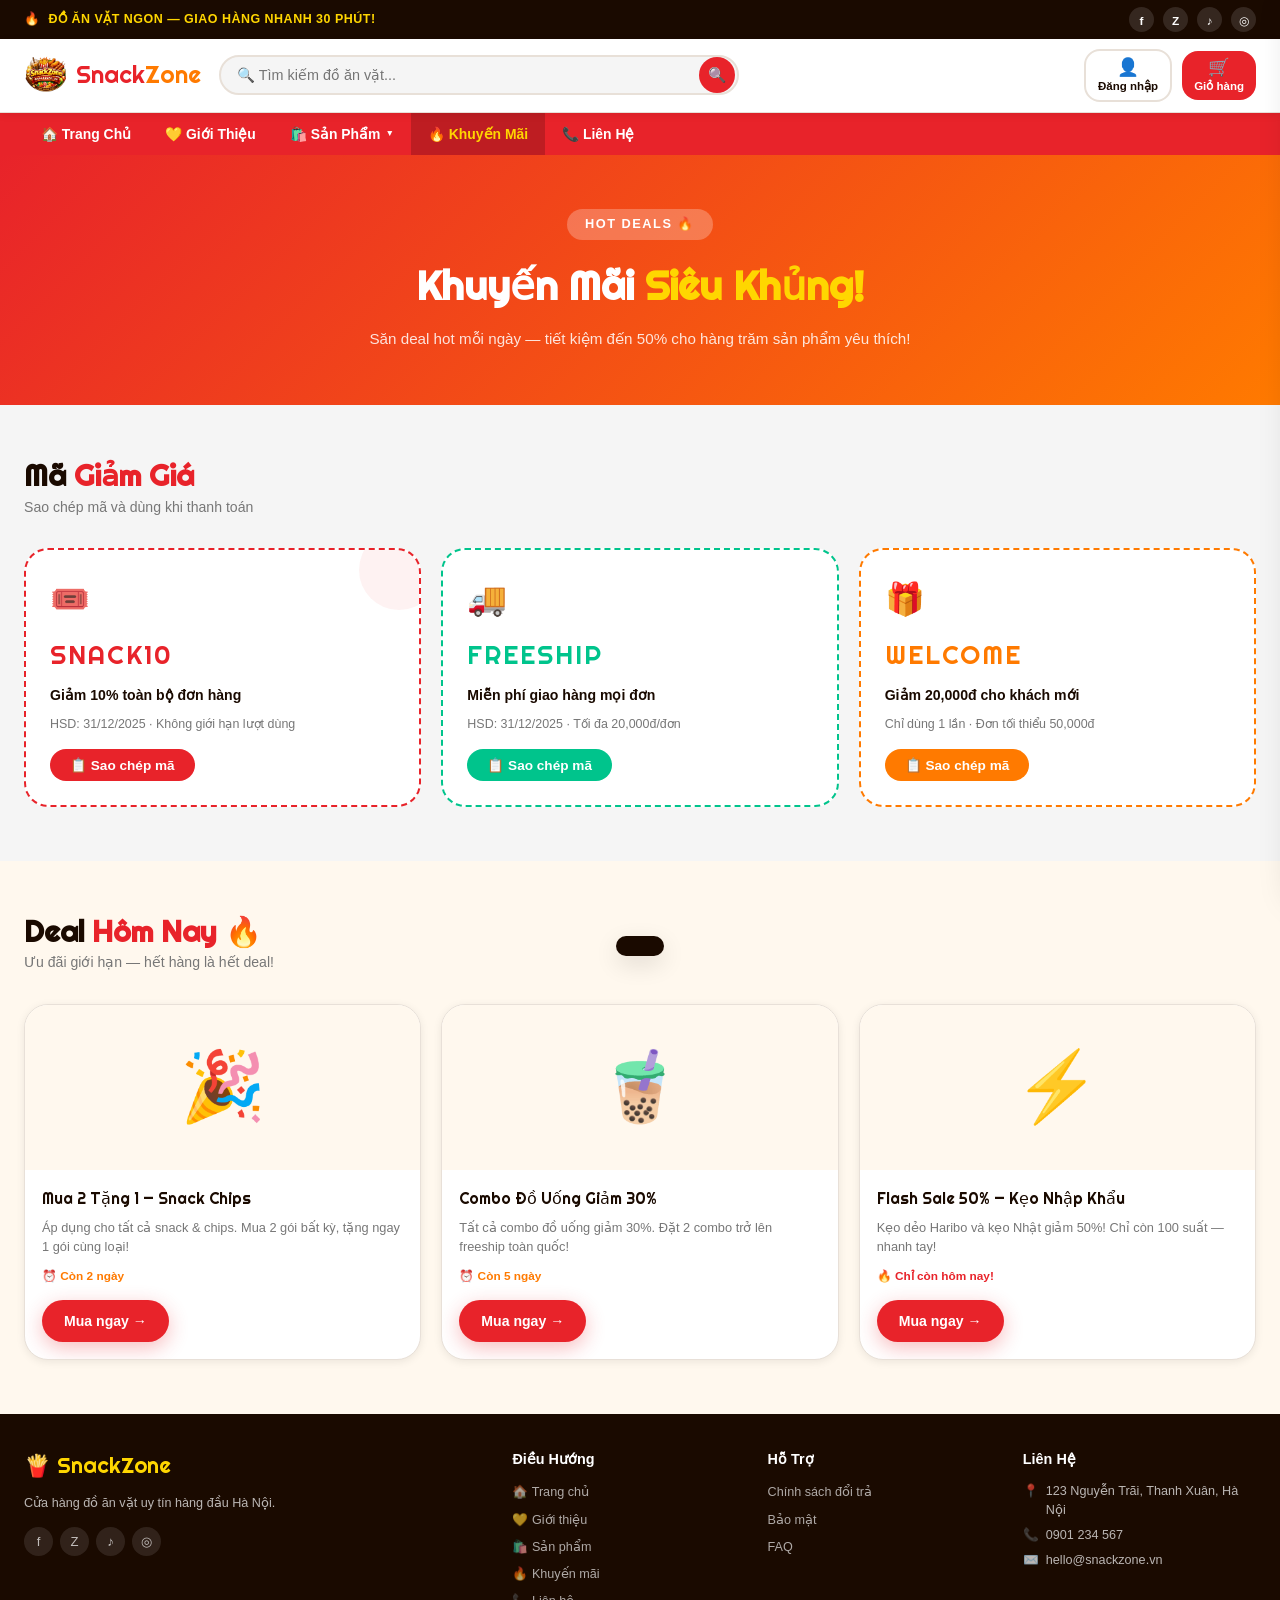
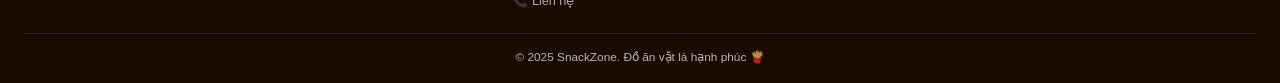
<file: SnackZone/HTML/khuyen-mai.html>
<!DOCTYPE html>
<html lang="vi">
<head>
  <meta charset="UTF-8">
  <meta name="viewport" content="width=device-width, initial-scale=1.0">
  <title>Khuyến Mãi — SnackZone 🔥</title>
  <link rel="stylesheet" href="../CSS/style.css">
</head>
<body>

<div class="top-bar">
  <div class="container">
    <div class="top-bar__slogan"><span>🔥</span> ĐỒ ĂN VẶT NGON — GIAO HÀNG NHANH 30 PHÚT!</div>
    <div class="top-bar__socials">
      <a href="https://facebook.com" target="_blank"><span class="icon-fb"></span></a>
      <a href="https://zalo.me" target="_blank"><span class="icon-zalo"></span></a>
      <a href="https://tiktok.com" target="_blank"><span class="icon-tt"></span></a>
      <a href="https://instagram.com" target="_blank"><span class="icon-ig"></span></a>
    </div>
  </div>
</div>

<header class="header">
  <div class="container">
    <a href="index.html" class="header__logo">
      <img src="../img/logo.png" alt="logo" class="header__logo-img">
      <span class="header__logo-text">Snack<span>Zone</span></span>
    </a>
    <div class="header__search">
      <input type="text" id="headerSearch" placeholder="🔍 Tìm kiếm đồ ăn vặt..." autocomplete="off">
      <button class="header__search-btn">🔍</button>
    </div>
    <div class="header__actions">
      <button class="btn-auth" id="authBtn" onclick="Auth.openModal()">
        <span class="icon">👤</span><span>Đăng nhập</span>
      </button>
      <button class="btn-cart" onclick="Cart.openSidebar()">
        <span class="icon">🛒</span><span>Giỏ hàng</span>
        <span class="cart-badge" id="cartBadge" style="display:none">0</span>
      </button>
    </div>
  </div>
</header>

<nav class="navbar">
  <div class="container">
    <ul class="navbar__menu">
      <li><a href="index.html" class="navbar__link">🏠 Trang Chủ</a></li>
      <li><a href="gioi-thieu.html" class="navbar__link">💛 Giới Thiệu</a></li>
      <li class="navbar__item">
        <a href="san-pham.html" class="navbar__link">🛍️ Sản Phẩm <span class="arrow">▼</span></a>
        <div class="navbar__dropdown">
          <a href="san-pham.html?cat=snack">🍟 Snack & Chips</a>
          <a href="san-pham.html?cat=drink">🧋 Đồ Uống</a>
          <a href="san-pham.html?cat=candy">🍬 Kẹo & Bánh</a>
          <a href="san-pham.html?cat=combo">🎁 Combo Deal</a>
        </div>
      </li>
      <li><a href="khuyen-mai.html" class="navbar__link active">🔥 Khuyến Mãi</a></li>
      <li><a href="lien-he.html" class="navbar__link">📞 Liên Hệ</a></li>
    </ul>
  </div>
</nav>

<section class="promo-hero">
  <div class="container">
    <span style="display:inline-block;background:rgba(255,255,255,0.25);color:#fff;font-weight:900;font-size:0.8rem;padding:5px 18px;border-radius:50px;letter-spacing:1.5px;margin-bottom:14px">HOT DEALS 🔥</span>
    <h1 data-reveal>Khuyến Mãi <span style="color:var(--yellow)">Siêu Khủng!</span></h1>
    <p data-reveal>Săn deal hot mỗi ngày — tiết kiệm đến 50% cho hàng trăm sản phẩm yêu thích!</p>
  </div>
</section>

<section class="section section--gray">
  <div class="container">
    <div class="section__header" data-reveal>
      <div>
        <h2 class="section__title">Mã <span>Giảm Giá</span></h2>
        <p class="section__subtitle">Sao chép mã và dùng khi thanh toán</p>
      </div>
    </div>
    <div style="display:grid;grid-template-columns:repeat(3,1fr);gap:20px">
      <div style="background:#fff;border-radius:var(--radius-lg);padding:24px;border:2px dashed var(--red);position:relative;overflow:hidden" data-reveal>
        <div style="position:absolute;top:-20px;right:-20px;width:80px;height:80px;background:rgba(232,35,42,0.06);border-radius:50%"></div>
        <div style="font-size:2rem;margin-bottom:10px">🎟️</div>
        <div style="font-family:var(--font-head);font-size:1.6rem;color:var(--red);letter-spacing:2px">SNACK10</div>
        <div style="font-weight:700;font-size:0.88rem;margin:8px 0;color:var(--dark)">Giảm 10% toàn bộ đơn hàng</div>
        <div style="font-size:0.78rem;color:var(--gray-text)">HSD: 31/12/2025 · Không giới hạn lượt dùng</div>
        <button onclick="copyCode('SNACK10')" style="margin-top:14px;background:var(--red);color:#fff;border:none;padding:8px 20px;border-radius:var(--radius-pill);font-weight:900;font-size:0.85rem;cursor:pointer;transition:all 0.2s" onmouseover="this.style.background='var(--orange)'" onmouseout="this.style.background='var(--red)'">
          📋 Sao chép mã
        </button>
      </div>
      <div style="background:#fff;border-radius:var(--radius-lg);padding:24px;border:2px dashed var(--green);position:relative;overflow:hidden" data-reveal>
        <div style="font-size:2rem;margin-bottom:10px">🚚</div>
        <div style="font-family:var(--font-head);font-size:1.6rem;color:var(--green);letter-spacing:2px">FREESHIP</div>
        <div style="font-weight:700;font-size:0.88rem;margin:8px 0;color:var(--dark)">Miễn phí giao hàng mọi đơn</div>
        <div style="font-size:0.78rem;color:var(--gray-text)">HSD: 31/12/2025 · Tối đa 20,000đ/đơn</div>
        <button onclick="copyCode('FREESHIP')" style="margin-top:14px;background:var(--green);color:#fff;border:none;padding:8px 20px;border-radius:var(--radius-pill);font-weight:900;font-size:0.85rem;cursor:pointer">
          📋 Sao chép mã
        </button>
      </div>
      <div style="background:#fff;border-radius:var(--radius-lg);padding:24px;border:2px dashed var(--orange);position:relative;overflow:hidden" data-reveal>
        <div style="font-size:2rem;margin-bottom:10px">🎁</div>
        <div style="font-family:var(--font-head);font-size:1.6rem;color:var(--orange);letter-spacing:2px">WELCOME</div>
        <div style="font-weight:700;font-size:0.88rem;margin:8px 0;color:var(--dark)">Giảm 20,000đ cho khách mới</div>
        <div style="font-size:0.78rem;color:var(--gray-text)">Chỉ dùng 1 lần · Đơn tối thiểu 50,000đ</div>
        <button onclick="copyCode('WELCOME')" style="margin-top:14px;background:var(--orange);color:#fff;border:none;padding:8px 20px;border-radius:var(--radius-pill);font-weight:900;font-size:0.85rem;cursor:pointer">
          📋 Sao chép mã
        </button>
      </div>
    </div>
  </div>
</section>

<section class="section">
  <div class="container">
    <div class="section__header" data-reveal>
      <div>
        <h2 class="section__title">Deal <span>Hôm Nay 🔥</span></h2>
        <p class="section__subtitle">Ưu đãi giới hạn — hết hàng là hết deal!</p>
      </div>
    </div>
    <div class="promo-cards-grid">
      <div class="promo-deal-card" data-reveal>
        <div class="promo-deal-card__img">🎉</div>
        <div class="promo-deal-card__body">
          <div class="promo-deal-card__title">Mua 2 Tặng 1 — Snack Chips</div>
          <div class="promo-deal-card__desc">Áp dụng cho tất cả snack & chips. Mua 2 gói bất kỳ, tặng ngay 1 gói cùng loại!</div>
          <div class="promo-deal-card__expire">⏰ Còn 2 ngày</div>
          <a href="san-pham.html?cat=snack" class="btn btn-primary" style="margin-top:14px;display:inline-flex;padding:10px 22px;font-size:0.88rem">Mua ngay →</a>
        </div>
      </div>
      <div class="promo-deal-card" data-reveal>
        <div class="promo-deal-card__img">🧋</div>
        <div class="promo-deal-card__body">
          <div class="promo-deal-card__title">Combo Đồ Uống Giảm 30%</div>
          <div class="promo-deal-card__desc">Tất cả combo đồ uống giảm 30%. Đặt 2 combo trở lên freeship toàn quốc!</div>
          <div class="promo-deal-card__expire">⏰ Còn 5 ngày</div>
          <a href="san-pham.html?cat=drink" class="btn btn-primary" style="margin-top:14px;display:inline-flex;padding:10px 22px;font-size:0.88rem">Mua ngay →</a>
        </div>
      </div>
      <div class="promo-deal-card" data-reveal>
        <div class="promo-deal-card__img">⚡</div>
        <div class="promo-deal-card__body">
          <div class="promo-deal-card__title">Flash Sale 50% — Kẹo Nhập Khẩu</div>
          <div class="promo-deal-card__desc">Kẹo dẻo Haribo và kẹo Nhật giảm 50%! Chỉ còn 100 suất — nhanh tay!</div>
          <div class="promo-deal-card__expire" style="color:var(--red)">🔥 Chỉ còn hôm nay!</div>
          <a href="san-pham.html?cat=candy" class="btn btn-primary" style="margin-top:14px;display:inline-flex;padding:10px 22px;font-size:0.88rem">Mua ngay →</a>
        </div>
      </div>
    </div>
  </div>
</section>

<footer class="footer">
  <div class="container">
    <div class="footer__grid">
      <div>
        <span class="footer__brand-logo">🍟 SnackZone</span>
        <p class="footer__desc">Cửa hàng đồ ăn vặt uy tín hàng đầu Hà Nội.</p>
        <div class="footer__socials">
          <a href="#">f</a><a href="#">Z</a><a href="#">♪</a><a href="#">◎</a>
        </div>
      </div>
      <div>
        <h4 class="footer__heading">Điều Hướng</h4>
        <ul class="footer__links">
          <li><a href="index.html">🏠 Trang chủ</a></li>
          <li><a href="gioi-thieu.html">💛 Giới thiệu</a></li>
          <li><a href="san-pham.html">🛍️ Sản phẩm</a></li>
          <li><a href="khuyen-mai.html">🔥 Khuyến mãi</a></li>
          <li><a href="lien-he.html">📞 Liên hệ</a></li>
        </ul>
      </div>
      <div>
        <h4 class="footer__heading">Hỗ Trợ</h4>
        <ul class="footer__links">
          <li><a href="#">Chính sách đổi trả</a></li>
          <li><a href="#">Bảo mật</a></li>
          <li><a href="#">FAQ</a></li>
        </ul>
      </div>
      <div>
        <h4 class="footer__heading">Liên Hệ</h4>
        <div class="footer__contact-item"><span>📍</span><span>123 Nguyễn Trãi, Thanh Xuân, Hà Nội</span></div>
        <div class="footer__contact-item"><span>📞</span><span>0901 234 567</span></div>
        <div class="footer__contact-item"><span>✉️</span><span>hello@snackzone.vn</span></div>
      </div>
    </div>
    <div class="footer__bottom">© 2025 SnackZone. Đồ ăn vặt là hạnh phúc 🍟</div>
  </div>
</footer>

<div class="cart-overlay" id="cartOverlay" onclick="Cart.closeSidebar()"></div>
<aside class="cart-sidebar" id="cartSidebar">
  <div class="cart-sidebar__head">
    <div class="cart-sidebar__title">🛒 Giỏ Hàng</div>
    <button class="close-btn" onclick="Cart.closeSidebar()">✕</button>
  </div>
  <div class="cart-sidebar__body" id="cartBody"></div>
  <div class="cart-sidebar__foot" id="cartFoot" style="display:none">
    <div class="cart-row total"><span>Tổng cộng</span><span id="cartTotal">0đ</span></div>
    <button class="btn-checkout" onclick="Cart.goCheckout()">🛍️ Thanh Toán</button>
  </div>
</aside>

<div class="modal-overlay" id="authOverlay" onclick="Auth.closeModal()">
  <div class="modal" id="authModal" onclick="event.stopPropagation()">
    <button class="modal__close" onclick="Auth.closeModal()">✕</button>
    <div class="modal__logo">🍟 SnackBoom</div>
    <p class="modal__subtitle">Chào mừng bạn!</p>
    <div class="role-tabs">
      <button class="role-tab active" data-role="user" onclick="Auth.setRole('user')">👤 Khách Hàng</button>
      <button class="role-tab" data-role="admin" onclick="Auth.setRole('admin')">🔑 Quản Trị</button>
    </div>
    <div id="adminHint" style="display:none;background:#fff3cd;border:1px solid #ffc107;border-radius:8px;padding:10px 14px;font-size:0.82rem;margin-bottom:16px;color:#856404;">
      Demo: <strong>admin@snackboom.vn</strong> / <strong>admin123</strong>
    </div>
    <div class="auth-tabs">
      <button class="auth-tab active" data-tab="login" onclick="Auth.setTab('login')">Đăng Nhập</button>
      <button class="auth-tab" data-tab="register" onclick="Auth.setTab('register')">Đăng Ký</button>
    </div>
    <div id="loginForm">
      <div class="form-group">
        <label class="form-label">Email</label>
        <input class="form-input" id="loginEmail" type="email" placeholder="email@example.com">
        <div class="form-error" id="loginEmailErr"></div>
      </div>
      <div class="form-group">
        <label class="form-label">Mật khẩu</label>
        <input class="form-input" id="loginPassword" type="password" placeholder="••••••••">
        <div class="form-error" id="loginPassErr"></div>
      </div>
      <button class="form-submit" onclick="Auth.login()">🔐 Đăng Nhập</button>
    </div>
    <div id="registerForm" style="display:none">
      <div class="form-row">
        <div class="form-group">
          <label class="form-label">Họ tên</label>
          <input class="form-input" id="regName" type="text">
          <div class="form-error" id="regNameErr"></div>
        </div>
        <div class="form-group">
          <label class="form-label">SĐT</label>
          <input class="form-input" id="regPhone" type="tel">
          <div class="form-error" id="regPhoneErr"></div>
        </div>
      </div>
      <div class="form-group">
        <label class="form-label">Email</label>
        <input class="form-input" id="regEmail" type="email">
        <div class="form-error" id="regEmailErr"></div>
      </div>
      <div class="form-row">
        <div class="form-group">
          <label class="form-label">Mật khẩu</label>
          <input class="form-input" id="regPassword" type="password">
          <div class="form-error" id="regPassErr"></div>
        </div>
        <div class="form-group">
          <label class="form-label">Xác nhận</label>
          <input class="form-input" id="regConfirm" type="password">
          <div class="form-error" id="regConfirmErr"></div>
        </div>
      </div>
      <button class="form-submit" onclick="Auth.register()">🎉 Đăng Ký</button>
    </div>
  </div>
</div>

<div class="toast" id="toast"></div>
<script src="../JS/ui.js"></script>
<script src="../JS/products.js"></script>
<script src="../JS/cart.js"></script>
<script src="../JS/auth.js"></script>
<script>
  function copyCode(code) {
    navigator.clipboard?.writeText(code).then(() => {
      UI.toast(`📋 Đã sao chép mã: ${code}`);
    }).catch(() => {
      UI.toast(`Mã: ${code} — Dán vào ô khuyến mãi khi thanh toán!`);
    });
  }
</script>
</body>
</html>
</file>
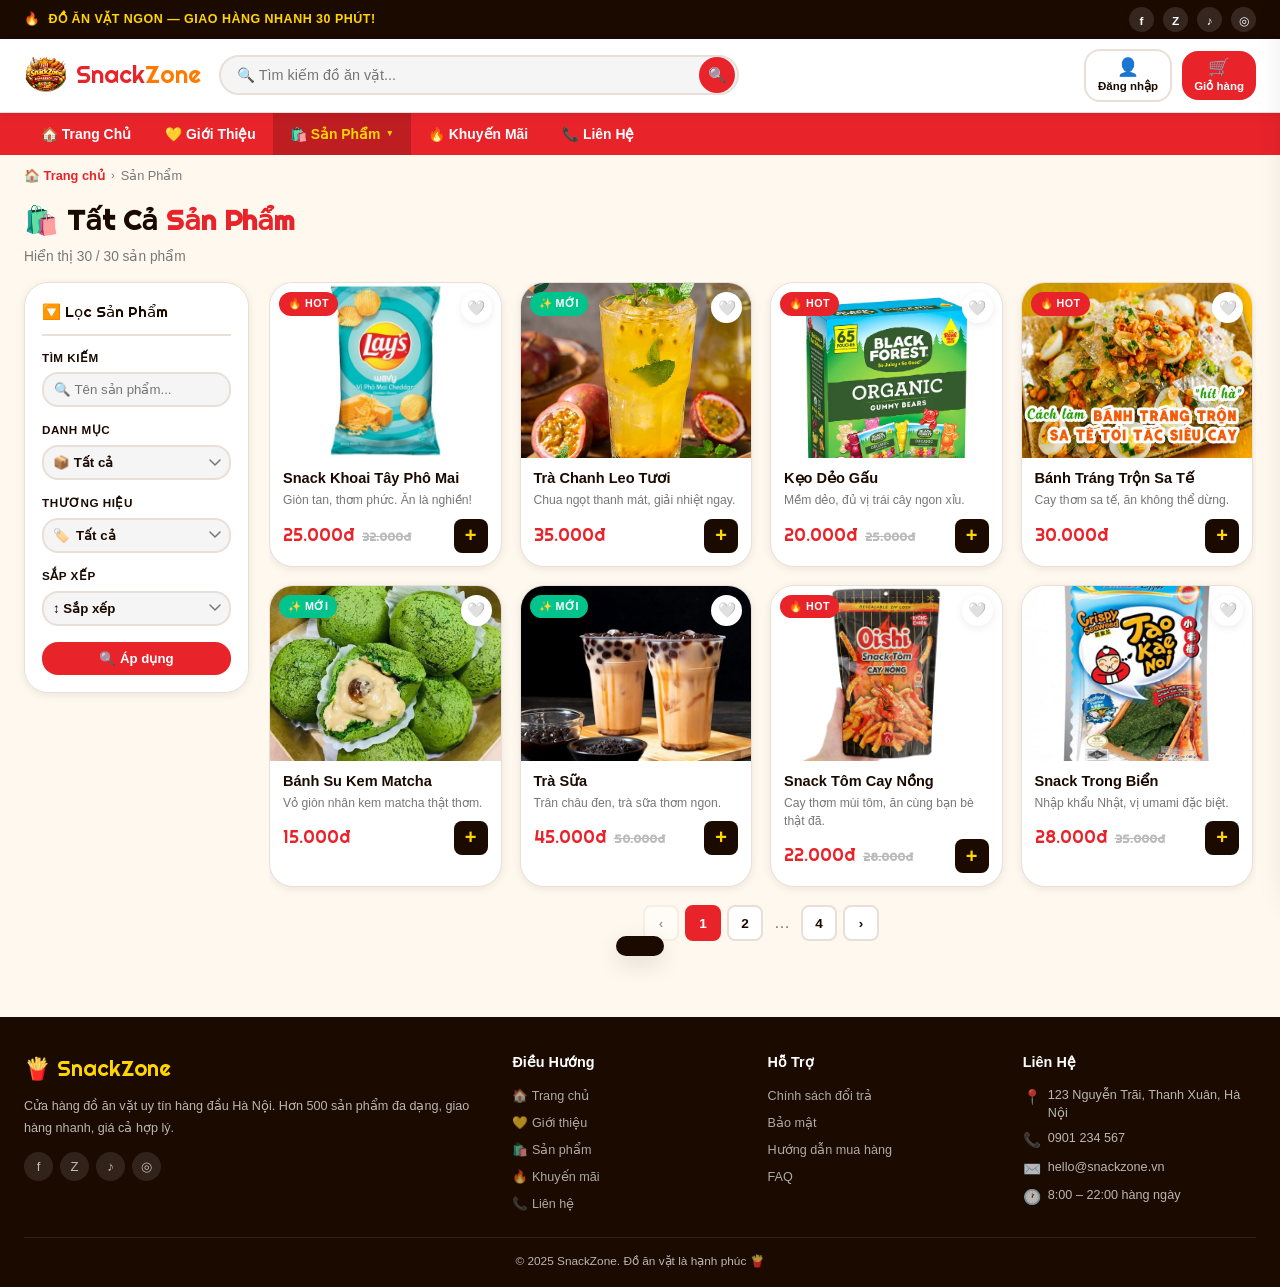
<file: SnackZone/HTML/san-pham.html>
<!DOCTYPE html>
<html lang="vi">
<head>
  <meta charset="UTF-8">
  <meta name="viewport" content="width=device-width, initial-scale=1.0">
  <title>Sản Phẩm — SnackZone 🍟</title>
  <link rel="stylesheet" href="../CSS/style.css">
</head>
<body>

<!-- TOP BAR -->
<div class="top-bar">
  <div class="container">
    <div class="top-bar__slogan"><span>🔥</span> ĐỒ ĂN VẶT NGON — GIAO HÀNG NHANH 30 PHÚT!</div>
    <div class="top-bar__socials">
      <a href="https://facebook.com" target="_blank"><span class="icon-fb"></span></a>
      <a href="https://zalo.me" target="_blank"><span class="icon-zalo"></span></a>
      <a href="https://tiktok.com" target="_blank"><span class="icon-tt"></span></a>
      <a href="https://instagram.com" target="_blank"><span class="icon-ig"></span></a>
    </div>
  </div>
</div>

<!-- HEADER -->
<header class="header">
  <div class="container">
    <a href="index.html" class="header__logo">
      <img src="../img/logo.png" alt="SnackZone Logo" class="header__logo-img">
      <span class="header__logo-text">Snack<span>Zone</span></span>
    </a>
    <div class="header__search">
      <input type="text" id="headerSearch" placeholder="🔍 Tìm kiếm đồ ăn vặt..." autocomplete="off">
      <button class="header__search-btn" onclick="headerSearchFn()">🔍</button>
    </div>
    <div class="header__actions">
      <button class="btn-auth" id="authBtn" onclick="Auth.openModal()">
        <span class="icon">👤</span><span>Đăng nhập</span>
      </button>
      <button class="btn-cart" onclick="Cart.openSidebar()">
        <span class="icon">🛒</span><span>Giỏ hàng</span>
        <span class="cart-badge" id="cartBadge" style="display:none">0</span>
      </button>
    </div>
  </div>
</header>

<!-- NAVBAR -->
<nav class="navbar">
  <div class="container">
    <ul class="navbar__menu">
      <li class="navbar__item"><a href="index.html" class="navbar__link">🏠 Trang Chủ</a></li>
      <li class="navbar__item"><a href="gioi-thieu.html" class="navbar__link">💛 Giới Thiệu</a></li>
      <li class="navbar__item">
        <a href="san-pham.html" class="navbar__link active">🛍️ Sản Phẩm <span class="arrow">▼</span></a>
        <div class="navbar__dropdown">
          <a href="san-pham.html?cat=snack">🍟 Snack & Chips</a>
          <a href="san-pham.html?cat=drink">🧋 Đồ Uống</a>
          <a href="san-pham.html?cat=candy">🍬 Kẹo & Bánh</a>
          <a href="san-pham.html?cat=combo">🎁 Combo Deal</a>
        </div>
      </li>
      <li class="navbar__item"><a href="khuyen-mai.html" class="navbar__link">🔥 Khuyến Mãi</a></li>
      <li class="navbar__item"><a href="lien-he.html" class="navbar__link">📞 Liên Hệ</a></li>
    </ul>
  </div>
</nav>

<!-- MAIN -->
<main>
  <div class="container">
    <nav class="breadcrumb">
      <a href="index.html">🏠 Trang chủ</a>
      <span class="breadcrumb__sep">›</span>
      <span>Sản Phẩm</span>
    </nav>

    <div style="margin-bottom:14px">
      <h1 style="font-family:var(--font-head);font-size:1.75rem;color:var(--dark)">
        🛍️ Tất Cả <span style="color:var(--red)">Sản Phẩm</span>
      </h1>
      <p style="color:var(--gray-text);margin-top:4px;font-size:0.86rem" id="productCount">Đang tải...</p>
    </div>

    <div class="products-layout">

      <!-- SIDEBAR LỌC (cột trái, dọc) -->
      <aside class="products-sidebar">
        <div class="products-sidebar__title">🔽 Lọc Sản Phẩm</div>

        <!-- Tìm kiếm -->
        <div class="sidebar-group">
          <label class="sidebar-label">Tìm kiếm</label>
          <input type="text" class="sidebar-search" id="filterSearch" placeholder="🔍 Tên sản phẩm...">
        </div>

        <!-- Danh mục -->
        <div class="sidebar-group">
          <label class="sidebar-label">Danh mục</label>
          <select class="sidebar-select" id="filterCat">
            <option value="all">📦 Tất cả</option>
            <option value="snack">🍟 Snack & Chips</option>
            <option value="drink">🧋 Đồ Uống</option>
            <option value="candy">🍬 Kẹo & Bánh</option>
            <option value="combo">🎁 Combo Deal</option>
          </select>
        </div>

        <!-- Thương hiệu (dropdown tùy chỉnh) -->
        <div class="sidebar-group">
          <label class="sidebar-label">Thương hiệu</label>
          <div class="brand-dropdown-wrap">
            <button type="button" class="sidebar-select" id="brandToggle"
              onclick="document.getElementById('brandList').classList.toggle('open')"
              style="text-align:left;cursor:pointer;display:flex;align-items:center;gap:6px">
              🏷️ <span id="brandLabel">Tất cả</span>
            </button>
            <div class="brand-dropdown-list" id="brandList">
              <label class="brand-option"><input type="radio" name="brand" value="all" checked onchange="selectBrand(this)"> Tất cả</label>
              <label class="brand-option"><input type="radio" name="brand" value="oishi" onchange="selectBrand(this)"> Oishi</label>
              <label class="brand-option"><input type="radio" name="brand" value="haribo" onchange="selectBrand(this)"> Haribo</label>
              <label class="brand-option"><input type="radio" name="brand" value="japan" onchange="selectBrand(this)"> Nhật Bản</label>
              <label class="brand-option"><input type="radio" name="brand" value="korea" onchange="selectBrand(this)"> Hàn Quốc</label>
              <label class="brand-option"><input type="radio" name="brand" value="bobatea" onchange="selectBrand(this)"> Boba Tea</label>
              <label class="brand-option"><input type="radio" name="brand" value="homemade" onchange="selectBrand(this)"> Tự làm</label>
              <label class="brand-option"><input type="radio" name="brand" value="snackboom" onchange="selectBrand(this)"> SnackBoom</label>
              <label class="brand-option"><input type="radio" name="brand" value="local" onchange="selectBrand(this)"> Nội địa</label>
            </div>
          </div>
          <!-- Hidden select để JS đọc -->
          <select id="filterBrand" style="display:none">
            <option value="all">Tất cả</option>
            <option value="oishi">Oishi</option>
            <option value="haribo">Haribo</option>
            <option value="japan">Nhật Bản</option>
            <option value="korea">Hàn Quốc</option>
            <option value="bobatea">Boba Tea</option>
            <option value="homemade">Tự làm</option>
            <option value="snackboom">SnackBoom</option>
            <option value="local">Nội địa</option>
          </select>
        </div>

        <!-- Sắp xếp -->
        <div class="sidebar-group">
          <label class="sidebar-label">Sắp xếp</label>
          <select class="sidebar-select" id="filterSort">
            <option value="default">↕️ Sắp xếp</option>
            <option value="price-asc">💰 Giá tăng dần</option>
            <option value="price-desc">💰 Giá giảm dần</option>
            <option value="name-asc">🔤 Tên A → Z</option>
            <option value="newest">✨ Mới nhất</option>
          </select>
        </div>

        <button class="sidebar-btn" onclick="ProductFilter.apply()">🔍 Áp dụng</button>
      </aside>

      <!-- CỘT PHẢI: Khung sản phẩm cuộn -->
      <div>
        <div class="products-scroll-wrap">
          <div class="prod-grid" id="productsGrid"></div>
          <div class="pagination" id="paginationWrap"></div>
        </div>
      </div>

    </div>
  </div>
</main>

<!-- FOOTER -->
<footer class="footer">
  <div class="container">
    <div class="footer__grid">
      <div>
        <span class="footer__brand-logo">🍟 SnackZone</span>
        <p class="footer__desc">Cửa hàng đồ ăn vặt uy tín hàng đầu Hà Nội. Hơn 500 sản phẩm đa dạng, giao hàng nhanh, giá cả hợp lý.</p>
        <div class="footer__socials">
          <a href="#">f</a><a href="#">Z</a><a href="#">♪</a><a href="#">◎</a>
        </div>
      </div>
      <div>
        <h4 class="footer__heading">Điều Hướng</h4>
        <ul class="footer__links">
          <li><a href="index.html">🏠 Trang chủ</a></li>
          <li><a href="gioi-thieu.html">💛 Giới thiệu</a></li>
          <li><a href="san-pham.html">🛍️ Sản phẩm</a></li>
          <li><a href="khuyen-mai.html">🔥 Khuyến mãi</a></li>
          <li><a href="lien-he.html">📞 Liên hệ</a></li>
        </ul>
      </div>
      <div>
        <h4 class="footer__heading">Hỗ Trợ</h4>
        <ul class="footer__links">
          <li><a href="#">Chính sách đổi trả</a></li>
          <li><a href="#">Bảo mật</a></li>
          <li><a href="#">Hướng dẫn mua hàng</a></li>
          <li><a href="#">FAQ</a></li>
        </ul>
      </div>
      <div>
        <h4 class="footer__heading">Liên Hệ</h4>
        <div class="footer__contact-item"><span class="footer__contact-icon">📍</span><span>123 Nguyễn Trãi, Thanh Xuân, Hà Nội</span></div>
        <div class="footer__contact-item"><span class="footer__contact-icon">📞</span><span>0901 234 567</span></div>
        <div class="footer__contact-item"><span class="footer__contact-icon">✉️</span><span>hello@snackzone.vn</span></div>
        <div class="footer__contact-item"><span class="footer__contact-icon">🕐</span><span>8:00 – 22:00 hàng ngày</span></div>
      </div>
    </div>
    <div class="footer__bottom">© 2025 SnackZone. Đồ ăn vặt là hạnh phúc 🍟</div>
  </div>
</footer>

<!-- CART SIDEBAR -->
<div class="cart-overlay" id="cartOverlay" onclick="Cart.closeSidebar()"></div>
<aside class="cart-sidebar" id="cartSidebar">
  <div class="cart-sidebar__head">
    <div class="cart-sidebar__title">🛒 Giỏ Hàng</div>
    <button class="close-btn" onclick="Cart.closeSidebar()">✕</button>
  </div>
  <div class="cart-sidebar__body" id="cartBody"></div>
  <div class="cart-sidebar__foot" id="cartFoot" style="display:none">
    <div class="cart-row"><span>Tạm tính</span><span id="cartSubtotal">0đ</span></div>
    <div class="cart-row"><span>Phí giao hàng</span><span id="cartShipping">20,000đ</span></div>
    <div class="cart-row total"><span>Tổng cộng</span><span id="cartTotal">0đ</span></div>
    <button class="btn-checkout" onclick="Cart.goCheckout()">🛍️ Tiến Hành Thanh Toán</button>
  </div>
</aside>

<!-- AUTH MODAL -->
<div class="modal-overlay" id="authOverlay" onclick="Auth.closeModal()">
  <div class="modal" id="authModal" onclick="event.stopPropagation()">
    <button class="modal__close" onclick="Auth.closeModal()">✕</button>
    <div class="modal__logo">🍟 SnackZone</div>
    <p class="modal__subtitle">Chào mừng bạn đến với thiên đường đồ ăn vặt!</p>
    <div class="role-tabs">
      <button class="role-tab active" data-role="user" onclick="Auth.setRole('user')">👤 Khách Hàng</button>
      <button class="role-tab" data-role="admin" onclick="Auth.setRole('admin')">🔑 Quản Trị Viên</button>
    </div>
    <div id="adminHint" style="display:none;background:#fff3cd;border:1px solid #ffc107;border-radius:8px;padding:9px 13px;font-size:0.8rem;margin-bottom:14px;color:#856404;">
      Demo admin: <strong>admin@snackboom.vn</strong> / <strong>admin123</strong>
    </div>
    <div class="auth-tabs">
      <button class="auth-tab active" data-tab="login" onclick="Auth.setTab('login')">Đăng Nhập</button>
      <button class="auth-tab" data-tab="register" onclick="Auth.setTab('register')">Đăng Ký</button>
    </div>
    <div id="loginForm">
      <div class="form-group">
        <label class="form-label">Email</label>
        <input class="form-input" id="loginEmail" type="email" placeholder="email@example.com">
        <div class="form-error" id="loginEmailErr"></div>
      </div>
      <div class="form-group">
        <label class="form-label">Mật khẩu</label>
        <input class="form-input" id="loginPassword" type="password" placeholder="••••••••">
        <div class="form-error" id="loginPassErr"></div>
      </div>
      <p style="font-size:0.78rem;color:var(--gray-text);margin-bottom:4px">Demo: <strong>user@demo.com</strong> / <strong>123456</strong></p>
      <button class="form-submit" onclick="Auth.login()">🔐 Đăng Nhập</button>
    </div>
    <div id="registerForm" style="display:none">
      <div class="form-row">
        <div class="form-group">
          <label class="form-label">Họ và tên</label>
          <input class="form-input" id="regName" type="text" placeholder="Nguyễn Văn A">
          <div class="form-error" id="regNameErr"></div>
        </div>
        <div class="form-group">
          <label class="form-label">Số điện thoại</label>
          <input class="form-input" id="regPhone" type="tel" placeholder="0901234567">
          <div class="form-error" id="regPhoneErr"></div>
        </div>
      </div>
      <div class="form-group">
        <label class="form-label">Email</label>
        <input class="form-input" id="regEmail" type="email" placeholder="email@example.com">
        <div class="form-error" id="regEmailErr"></div>
      </div>
      <div class="form-row">
        <div class="form-group">
          <label class="form-label">Mật khẩu</label>
          <input class="form-input" id="regPassword" type="password" placeholder="Tối thiểu 6 ký tự">
          <div class="form-error" id="regPassErr"></div>
        </div>
        <div class="form-group">
          <label class="form-label">Xác nhận mật khẩu</label>
          <input class="form-input" id="regConfirm" type="password" placeholder="Nhập lại">
          <div class="form-error" id="regConfirmErr"></div>
        </div>
      </div>
      <button class="form-submit" onclick="Auth.register()">🎉 Đăng Ký Ngay</button>
    </div>
  </div>
</div>

<div class="toast" id="toast"></div>

<script src="../JS/ui.js"></script>
<script src="../JS/products.js"></script>
<script src="../JS/cart.js"></script>
<script src="../JS/auth.js"></script>
<script>
  document.addEventListener('DOMContentLoaded', () => {
    const params = new URLSearchParams(window.location.search);
    const cat    = params.get('cat');
    const search = params.get('search');
    if (cat    && document.getElementById('filterCat'))    document.getElementById('filterCat').value = cat;
    if (search && document.getElementById('filterSearch')) document.getElementById('filterSearch').value = search;
    ProductFilter.apply();
  });

  function headerSearchFn() {
    const q = document.getElementById('headerSearch').value.trim();
    if (q) { document.getElementById('filterSearch').value = q; ProductFilter.apply(); }
  }
  document.getElementById('headerSearch')?.addEventListener('keydown', e => {
    if (e.key === 'Enter') headerSearchFn();
  });
</script>
</body>
</html>
</file>
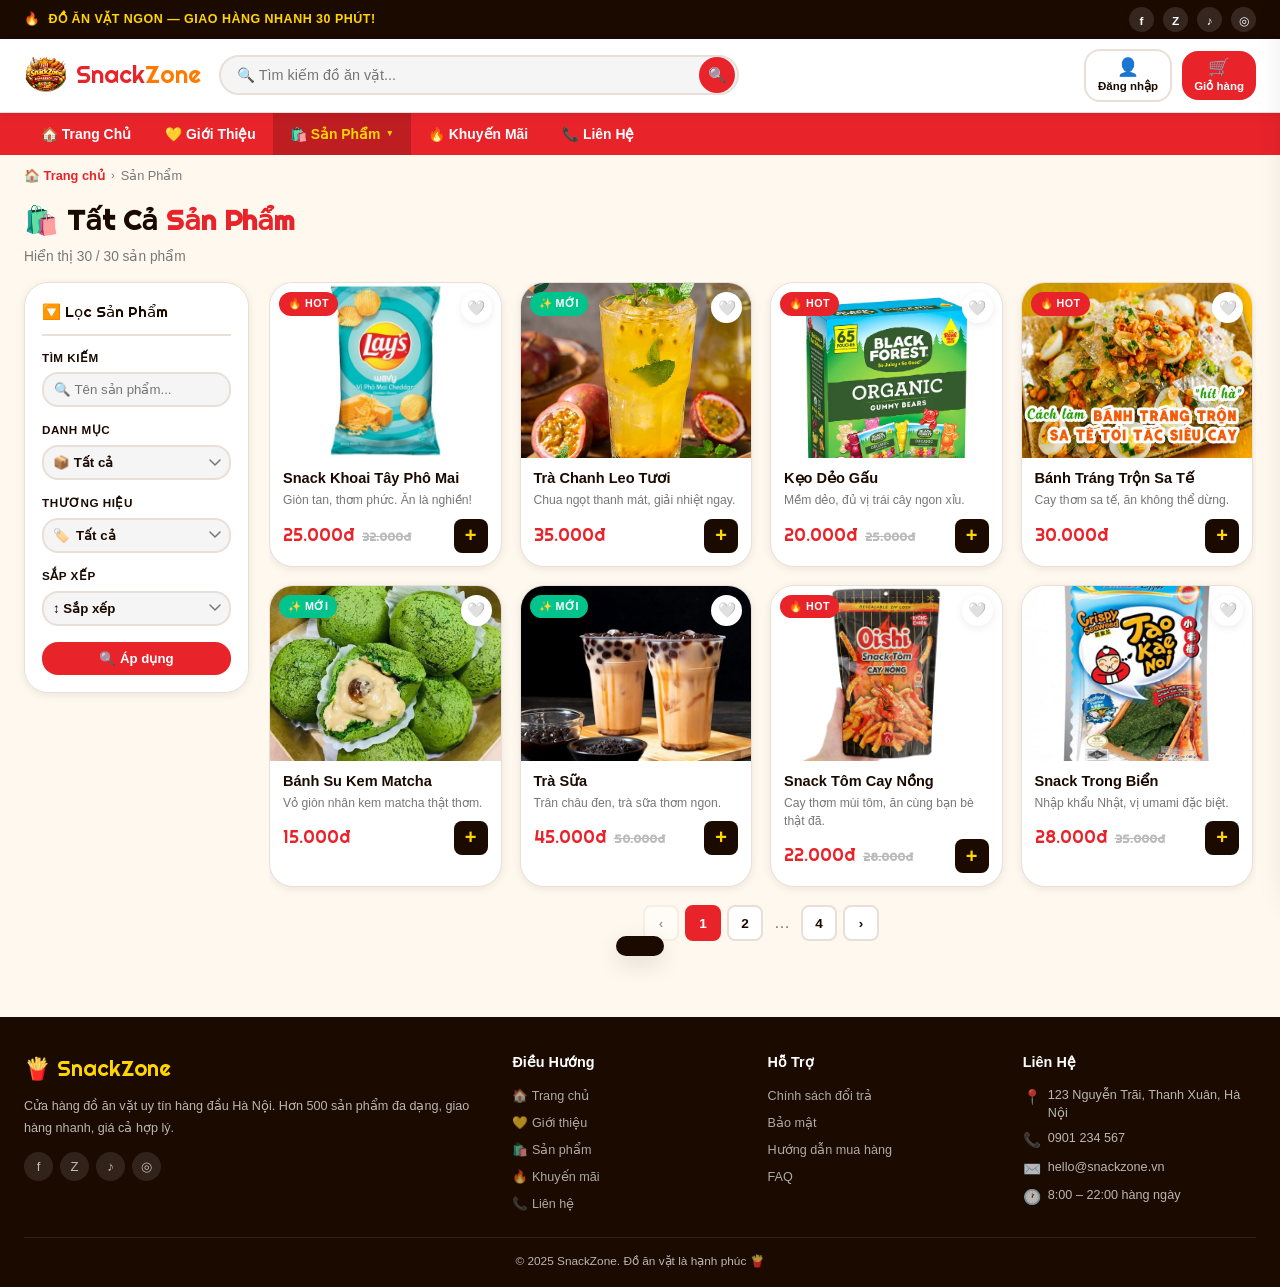
<file: SnackZone/HTML/thanh-toan.html>
<!doctype html>
<html lang="vi">
  <head>
    <meta charset="UTF-8" />
    <meta name="viewport" content="width=device-width, initial-scale=1.0" />
    <title>Thanh Toán — SnackZone 🍟</title>
    <link rel="stylesheet" href="../CSS/style.css" />
  </head>
  <body>
    <!-- TOP BAR -->
    <div class="top-bar">
      <div class="container">
        <div class="top-bar__slogan">
          <span>🔥</span> ĐỒ ĂN VẶT NGON — GIAO HÀNG NHANH 30 PHÚT!
        </div>
        <div class="top-bar__socials">
          <a href="https://facebook.com" target="_blank"
            ><span class="icon-fb"></span
          ></a>
          <a href="https://zalo.me" target="_blank"
            ><span class="icon-zalo"></span
          ></a>
          <a href="https://tiktok.com" target="_blank"
            ><span class="icon-tt"></span
          ></a>
          <a href="https://instagram.com" target="_blank"
            ><span class="icon-ig"></span
          ></a>
        </div>
      </div>
    </div>

    <!-- HEADER -->
    <header class="header">
      <div class="container">
        <a href="index.html" class="header__logo">
          <img src="../img/logo.png" alt="Logo SnackZone" class="header__logo-img" />
          <span class="header__logo-text">Snack<span>Zone</span></span>
        </a>
        <div style="flex: 1; text-align: center">
          <div
            style="
              font-family: var(--font-head);
              font-size: 1.15rem;
              color: var(--dark);
            "
          >
            🛍️ Thanh Toán An Toàn
          </div>
          <div
            style="font-size: 0.75rem; color: var(--gray-text); margin-top: 2px"
          >
            🔒 SSL Bảo mật &nbsp;|&nbsp; 🚚 Giao hàng nhanh &nbsp;|&nbsp; 💯
            Hoàn tiền nếu không ưng
          </div>
        </div>
        <!-- Đã đổi: giỏ hàng trước, đăng nhập sau -->
        <div class="header__actions checkout-header-actions">
          <button class="btn-cart" onclick="Cart.openSidebar()">
            <span class="icon">🛒</span><span>Giỏ hàng</span>
            <span class="cart-badge" id="cartBadge" style="display: none"
              >0</span
            >
          </button>
          <button class="btn-auth" id="authBtn" onclick="Auth.openModal()">
            <span class="icon">👤</span><span>Đăng nhập</span>
          </button>
          <a
            href="san-pham.html"
            class="btn-auth"
            style="text-decoration: none"
          >
            <span class="icon">←</span><span>Mua tiếp</span>
          </a>
        </div>
      </div>
    </header>

    <!-- MAIN -->
    <main>
      <div class="container">
        <nav class="breadcrumb">
          <a href="index.html">🏠 Trang chủ</a>
          <span class="breadcrumb__sep">›</span>
          <a href="san-pham.html">Sản phẩm</a>
          <span class="breadcrumb__sep">›</span>
          <span>Thanh toán</span>
        </nav>

        <!-- Progress steps -->
        <div
          style="
            display: flex;
            justify-content: center;
            gap: 0;
            margin: 18px 0 30px;
          "
        >
          <div style="display: flex; align-items: center; gap: 7px">
            <div
              style="
                width: 30px;
                height: 30px;
                border-radius: 50%;
                background: var(--red);
                color: #fff;
                display: flex;
                align-items: center;
                justify-content: center;
                font-weight: 900;
                font-size: 0.83rem;
              "
            >
              1
            </div>
            <span
              style="font-weight: 800; font-size: 0.87rem; color: var(--red)"
              >Thông tin</span
            >
          </div>
          <div
            style="
              width: 50px;
              height: 2px;
              background: var(--border);
              margin: 0 10px;
              align-self: center;
            "
          ></div>
          <div style="display: flex; align-items: center; gap: 7px">
            <div
              style="
                width: 30px;
                height: 30px;
                border-radius: 50%;
                background: var(--red);
                color: #fff;
                display: flex;
                align-items: center;
                justify-content: center;
                font-weight: 900;
                font-size: 0.83rem;
              "
            >
              2
            </div>
            <span
              style="font-weight: 800; font-size: 0.87rem; color: var(--red)"
              >Vận chuyển</span
            >
          </div>
          <div
            style="
              width: 50px;
              height: 2px;
              background: var(--border);
              margin: 0 10px;
              align-self: center;
            "
          ></div>
          <div style="display: flex; align-items: center; gap: 7px">
            <div
              style="
                width: 30px;
                height: 30px;
                border-radius: 50%;
                background: var(--red);
                color: #fff;
                display: flex;
                align-items: center;
                justify-content: center;
                font-weight: 900;
                font-size: 0.83rem;
              "
            >
              3
            </div>
            <span
              style="font-weight: 800; font-size: 0.87rem; color: var(--red)"
              >Thanh toán</span
            >
          </div>
        </div>

        <div id="checkoutMain">
          <div
            style="
              display: grid;
              grid-template-columns: 1fr 380px;
              gap: 20px;
              align-items: start;
            "
          >
            <!-- CỘT TRÁI: Thông tin + Giao hàng + Thanh toán nối liền -->
            <div
              style="
                background: var(--white);
                border-radius: var(--radius-lg);
                border: 1.5px solid var(--border);
                box-shadow: var(--shadow-sm);
                overflow: hidden;
              "
            >
              <!-- PHẦN 1: Thông tin người nhận -->
              <div
                style="
                  padding: 22px 24px;
                  border-bottom: 2px dashed var(--border);
                "
              >
                <h3 class="checkout-card__title">
                  <span class="step-num">1</span> Thông Tin Người Nhận
                </h3>
                <div class="form-row">
                  <div class="form-group">
                    <label class="form-label" for="ckName">Họ và tên *</label>
                    <input
                      class="form-input"
                      id="ckName"
                      type="text"
                      placeholder="Nguyễn Văn A"
                    />
                    <div class="form-error" id="ckNameErr"></div>
                  </div>
                  <div class="form-group">
                    <label class="form-label" for="ckPhone"
                      >Số điện thoại *</label
                    >
                    <input
                      class="form-input"
                      id="ckPhone"
                      type="tel"
                      placeholder="0901234567"
                    />
                    <div class="form-error" id="ckPhoneErr"></div>
                  </div>
                </div>
                <div class="form-group">
                  <label class="form-label" for="ckEmail">Email</label>
                  <input
                    class="form-input"
                    id="ckEmail"
                    type="email"
                    placeholder="email@example.com"
                  />
                </div>
                <div class="form-group">
                  <label class="form-label" for="ckAddress"
                    >Địa chỉ giao hàng *</label
                  >
                  <input
                    class="form-input"
                    id="ckAddress"
                    type="text"
                    placeholder="Số nhà, đường, phường, quận, tỉnh/thành"
                  />
                  <div class="form-error" id="ckAddressErr"></div>
                </div>
                <div class="form-group" style="margin-bottom: 0">
                  <label class="form-label" for="ckNote">Ghi chú</label>
                  <input
                    class="form-input"
                    id="ckNote"
                    type="text"
                    placeholder="Giao giờ hành chính, gọi trước khi giao..."
                  />
                </div>
              </div>

              <!-- PHẦN 2: Phương thức giao hàng -->
              <div
                style="
                  padding: 22px 24px;
                  border-bottom: 2px dashed var(--border);
                "
              >
                <h3 class="checkout-card__title">
                  <span class="step-num">2</span> Phương Thức Giao Hàng
                </h3>
                <label class="ship-option selected" style="margin-bottom: 8px">
                  <input
                    type="radio"
                    name="shipping"
                    value="standard"
                    checked
                  />
                  <div class="ship-option__icon">🛵</div>
                  <div class="ship-option__info">
                    <div class="ship-option__name">Giao hàng tiêu chuẩn</div>
                    <div class="ship-option__desc">
                      2–4 tiếng | Giao trong ngày
                    </div>
                  </div>
                  <div class="ship-option__price">20,000đ</div>
                </label>
                <label class="ship-option" style="margin-bottom: 8px">
                  <input type="radio" name="shipping" value="express" />
                  <div class="ship-option__icon">⚡</div>
                  <div class="ship-option__info">
                    <div class="ship-option__name">Giao hàng siêu tốc</div>
                    <div class="ship-option__desc">Trong vòng 60 phút</div>
                  </div>
                  <div class="ship-option__price">40,000đ</div>
                </label>
                <label class="ship-option" style="margin-bottom: 0">
                  <input type="radio" name="shipping" value="free" />
                  <div class="ship-option__icon">🎉</div>
                  <div class="ship-option__info">
                    <div class="ship-option__name">Miễn phí giao hàng</div>
                    <div class="ship-option__desc">Đơn từ 79,000đ</div>
                  </div>
                  <div class="ship-option__price free">Miễn phí</div>
                </label>
              </div>

              <!-- PHẦN 3: Phương thức thanh toán — dropdown -->
              <div style="padding: 22px 24px">
                <h3 class="checkout-card__title">
                  <span class="step-num">3</span> Phương Thức Thanh Toán
                </h3>
                <div style="position: relative">
                  <select
                    id="paymentSelect"
                    onchange="selectPayment(this)"
                    style="
                      width: 100%;
                      padding: 13px 40px 13px 16px;
                      border: 2px solid var(--border);
                      border-radius: var(--radius-md);
                      font-size: 0.93rem;
                      font-weight: 700;
                      color: var(--dark);
                      background: var(--gray);
                      outline: none;
                      cursor: pointer;
                      appearance: none;
                      transition: border-color 0.25s;
                    "
                  >
                    <option value="cod">
                      💵 COD — Thanh toán khi nhận hàng
                    </option>
                    <option value="bank">🏦 Chuyển khoản ngân hàng</option>
                    <option value="momo">💜 Ví MoMo</option>
                    <option value="zalopay">💙 ZaloPay</option>
                    <option value="vnpay">🔴 VNPay QR</option>
                  </select>
                  <span
                    style="
                      position: absolute;
                      right: 14px;
                      top: 50%;
                      transform: translateY(-50%);
                      pointer-events: none;
                      font-size: 0.7rem;
                      color: var(--gray-text);
                    "
                    >▼</span
                  >
                </div>
                <!-- Input ẩn để checkout.js đọc -->
                <input
                  type="hidden"
                  id="paymentHidden"
                  name="payment"
                  value="cod"
                />

                <!-- Mô tả theo lựa chọn -->
                <div
                  id="paymentDesc"
                  style="
                    margin-top: 10px;
                    padding: 11px 14px;
                    background: var(--gray);
                    border-radius: var(--radius-md);
                    font-size: 0.84rem;
                    color: var(--gray-text);
                    line-height: 1.6;
                  "
                >
                  💵 Trả tiền mặt hoặc quẹt thẻ khi nhận hàng. Không cần thanh
                  toán trước.
                </div>
              </div>
            </div>

            <!-- CỘT PHẢI: Tóm tắt đơn hàng + Đặt hàng -->
            <div
              style="
                background: var(--white);
                border-radius: var(--radius-lg);
                border: 1.5px solid var(--border);
                box-shadow: var(--shadow-sm);
                overflow: hidden;
                position: sticky;
                top: 88px;
              "
            >
              <!-- Tiêu đề -->
              <div
                style="
                  padding: 18px 20px;
                  background: var(--red);
                  border-radius: var(--radius-lg) var(--radius-lg) 0 0;
                "
              >
                <div
                  style="
                    font-family: var(--font-head);
                    font-size: 1.05rem;
                    color: var(--white);
                  "
                >
                  🧾 Đơn Hàng Của Bạn
                </div>
              </div>

              <!-- Danh sách sản phẩm — thanh kéo -->
              <div
                style="
                  padding: 14px 18px;
                  border-bottom: 1.5px solid var(--border);
                "
              >
                <div
                  id="orderItemsList"
                  style="
                    max-height: 200px;
                    overflow-y: auto;
                    padding-right: 4px;
                    scrollbar-width: thin;
                    scrollbar-color: var(--border) var(--gray);
                  "
                ></div>
              </div>

              <!-- Mã giảm giá -->
              <div
                style="
                  padding: 14px 18px;
                  border-bottom: 1.5px solid var(--border);
                "
              >
                <div class="promo-input-wrap" style="margin-bottom: 4px">
                  <input
                    type="text"
                    id="promoInput"
                    placeholder="🎟️ Nhập mã giảm giá..."
                  />
                  <button id="applyPromoBtn">Áp dụng</button>
                </div>
                <div
                  id="promoMsg"
                  style="font-size: 0.78rem; font-weight: 700"
                ></div>
                <div
                  style="
                    font-size: 0.71rem;
                    color: var(--gray-text);
                    margin-top: 2px;
                  "
                >
                  Thử: SNACK10 · FREESHIP · WELCOME
                </div>
              </div>

              <!-- Tổng tiền -->
              <div
                style="
                  padding: 14px 18px;
                  border-bottom: 1.5px solid var(--border);
                "
              >
                <div class="summary-row">
                  <span>Tạm tính</span><span id="sumSubtotal">0đ</span>
                </div>
                <div class="summary-row">
                  <span>Phí vận chuyển</span
                  ><span id="sumShipping">20,000đ</span>
                </div>
                <div
                  class="summary-row"
                  id="discountRow"
                  style="display: none; color: var(--green)"
                >
                  <span>Giảm giá</span><span id="sumDiscount">—</span>
                </div>
                <div class="summary-row total">
                  <span>Tổng cộng</span><span id="sumTotal">0đ</span>
                </div>
              </div>

              <!-- Nút đặt hàng -->
              <div style="padding: 16px 18px">
                <button class="btn-place-order" id="placeOrderBtn">
                  ✅ Đặt Hàng Ngay
                </button>
                <div
                  style="
                    display: flex;
                    justify-content: space-around;
                    margin-top: 12px;
                  "
                >
                  <span style="font-size: 0.71rem; color: var(--gray-text)"
                    >🔒 Bảo mật</span
                  >
                  <span style="font-size: 0.71rem; color: var(--gray-text)"
                    >🔄 Đổi trả 7 ngày</span
                  >
                  <span style="font-size: 0.71rem; color: var(--gray-text)"
                    >📞 HT 24/7</span
                  >
                </div>
              </div>
            </div>
          </div>
        </div>

        <!-- Đặt hàng thành công -->
        <div id="orderSuccess" style="display: none">
          <div class="order-success">
            <div class="order-success__icon">🎉</div>
            <h2 class="order-success__title">Đặt Hàng Thành Công!</h2>
            <p class="order-success__msg">
              Cảm ơn bạn đã tin tưởng SnackBoom! 🍟<br />
              Mã đơn hàng:
              <strong id="successOrderId" style="color: var(--red)"></strong
              ><br />
              Chúng tôi sẽ giao hàng trong vòng 30–60 phút.<br />
              Bạn sẽ nhận được SMS xác nhận ngay sau đây.
            </p>
            <div
              style="
                display: flex;
                gap: 12px;
                justify-content: center;
                flex-wrap: wrap;
              "
            >
              <a href="index.html" class="btn btn-primary">🏠 Về Trang Chủ</a>
              <a href="san-pham.html" class="btn btn-outline">🛍️ Mua Tiếp</a>
            </div>
          </div>
        </div>
      </div>
    </main>

    <!-- FOOTER -->
    <footer class="footer">
      <div class="container">
        <div class="footer__grid">
          <div>
            <span class="footer__brand-logo">🍟 SnackZone</span>
            <p class="footer__desc">
              Cửa hàng đồ ăn vặt uy tín hàng đầu Hà Nội. Hơn 500 sản phẩm đa
              dạng, giao hàng nhanh, giá cả hợp lý. Đồ ăn vặt là hạnh phúc!
            </p>
            <div class="footer__socials">
              <a href="https://facebook.com" target="_blank" title="Facebook"
                >f</a
              >
              <a href="https://zalo.me" target="_blank" title="Zalo">Z</a>
              <a href="https://tiktok.com" target="_blank" title="TikTok">♪</a>
              <a href="https://instagram.com" target="_blank" title="Instagram"
                >◎</a
              >
            </div>
          </div>
          <div>
            <h4 class="footer__heading">Điều Hướng</h4>
            <ul class="footer__links">
              <li><a href="index.html">🏠 Trang chủ</a></li>
              <li><a href="gioi-thieu.html">💛 Giới thiệu</a></li>
              <li><a href="san-pham.html">🛍️ Sản phẩm</a></li>
              <li><a href="khuyen-mai.html">🔥 Khuyến mãi</a></li>
              <li><a href="lien-he.html">📞 Liên hệ</a></li>
            </ul>
          </div>
          <div>
            <h4 class="footer__heading">Hỗ Trợ</h4>
            <ul class="footer__links">
              <li><a href="#">Chính sách đổi trả</a></li>
              <li><a href="#">Chính sách bảo mật</a></li>
              <li><a href="#">Hướng dẫn mua hàng</a></li>
              <li><a href="#">Câu hỏi thường gặp</a></li>
              <li><a href="lien-he.html">Khiếu nại</a></li>
            </ul>
          </div>
          <div>
            <h4 class="footer__heading">Liên Hệ</h4>
            <div class="footer__contact-item">
              <span class="footer__contact-icon">📍</span>
              <span>123 Đường Nguyễn Trãi, Thanh Xuân, Hà Nội</span>
            </div>
            <div class="footer__contact-item">
              <span class="footer__contact-icon">📞</span>
              <span>0901 234 567</span>
            </div>
            <div class="footer__contact-item">
              <span class="footer__contact-icon">✉️</span>
              <span>hello@snackzone.vn</span>
            </div>
            <div class="footer__contact-item">
              <span class="footer__contact-icon">🕐</span>
              <span>8:00 – 22:00 hàng ngày</span>
            </div>
          </div>
        </div>
        <div class="footer__bottom">
          © 2025 SnackZone. Đồ ăn vặt là hạnh phúc 🍟 &nbsp;|&nbsp; Thiết kế bởi
          SnackZone Team
        </div>
      </div>
    </footer>

    <!-- CART SIDEBAR -->
    <div
      class="cart-overlay"
      id="cartOverlay"
      onclick="Cart.closeSidebar()"
    ></div>
    <aside class="cart-sidebar" id="cartSidebar">
      <div class="cart-sidebar__head">
        <div class="cart-sidebar__title">🛒 Giỏ Hàng</div>
        <button class="close-btn" onclick="Cart.closeSidebar()">✕</button>
      </div>
      <div class="cart-sidebar__body" id="cartBody"></div>
      <div class="cart-sidebar__foot" id="cartFoot" style="display: none">
        <div class="cart-row">
          <span>Tạm tính</span><span id="cartSubtotal">0đ</span>
        </div>
        <div class="cart-row">
          <span>Phí giao hàng</span><span id="cartShipping">20,000đ</span>
        </div>
        <div class="cart-row total">
          <span>Tổng cộng</span><span id="cartTotal">0đ</span>
        </div>
        <button class="btn-checkout" onclick="Cart.goCheckout()">
          🛍️ Tiến Hành Thanh Toán
        </button>
      </div>
    </aside>

    <!-- AUTH MODAL -->
    <div class="modal-overlay" id="authOverlay" onclick="Auth.closeModal()">
      <div class="modal" id="authModal" onclick="event.stopPropagation()">
        <button class="modal__close" onclick="Auth.closeModal()">✕</button>
        <div class="modal__logo">🍟 SnackBoom</div>
        <p class="modal__subtitle">Chào mừng bạn!</p>
        <div class="role-tabs">
          <button
            class="role-tab active"
            data-role="user"
            onclick="Auth.setRole('user')"
          >
            👤 Khách Hàng
          </button>
          <button
            class="role-tab"
            data-role="admin"
            onclick="Auth.setRole('admin')"
          >
            🔑 Quản Trị
          </button>
        </div>
        <div
          id="adminHint"
          style="
            display: none;
            background: #fff3cd;
            border: 1px solid #ffc107;
            border-radius: 8px;
            padding: 9px 13px;
            font-size: 0.8rem;
            margin-bottom: 14px;
            color: #856404;
          "
        >
          Demo: <strong>admin@snackboom.vn</strong> / <strong>admin123</strong>
        </div>
        <div class="auth-tabs">
          <button
            class="auth-tab active"
            data-tab="login"
            onclick="Auth.setTab('login')"
          >
            Đăng Nhập
          </button>
          <button
            class="auth-tab"
            data-tab="register"
            onclick="Auth.setTab('register')"
          >
            Đăng Ký
          </button>
        </div>
        <div id="loginForm">
          <div class="form-group">
            <label class="form-label">Email</label>
            <input
              class="form-input"
              id="loginEmail"
              type="email"
              placeholder="email@example.com"
            />
            <div class="form-error" id="loginEmailErr"></div>
          </div>
          <div class="form-group">
            <label class="form-label">Mật khẩu</label>
            <input
              class="form-input"
              id="loginPassword"
              type="password"
              placeholder="••••••••"
            />
            <div class="form-error" id="loginPassErr"></div>
          </div>
          <button class="form-submit" onclick="Auth.login()">
            🔐 Đăng Nhập
          </button>
        </div>
        <div id="registerForm" style="display: none">
          <div class="form-row">
            <div class="form-group">
              <label class="form-label">Họ tên</label>
              <input class="form-input" id="regName" type="text" />
              <div class="form-error" id="regNameErr"></div>
            </div>
            <div class="form-group">
              <label class="form-label">SĐT</label>
              <input class="form-input" id="regPhone" type="tel" />
              <div class="form-error" id="regPhoneErr"></div>
            </div>
          </div>
          <div class="form-group">
            <label class="form-label">Email</label>
            <input class="form-input" id="regEmail" type="email" />
            <div class="form-error" id="regEmailErr"></div>
          </div>
          <div class="form-row">
            <div class="form-group">
              <label class="form-label">Mật khẩu</label>
              <input class="form-input" id="regPassword" type="password" />
              <div class="form-error" id="regPassErr"></div>
            </div>
            <div class="form-group">
              <label class="form-label">Xác nhận</label>
              <input class="form-input" id="regConfirm" type="password" />
              <div class="form-error" id="regConfirmErr"></div>
            </div>
          </div>
          <button class="form-submit" onclick="Auth.register()">
            🎉 Đăng Ký
          </button>
        </div>
      </div>
    </div>

    <div class="toast" id="toast"></div>
    <script src="../JS/ui.js"></script>
    <script src="../JS/products.js"></script>
    <script src="../JS/cart.js"></script>
    <script src="../JS/auth.js"></script>
    <script src="../JS/checkout.js"></script>

    <script>
      const paymentDescs = {
        cod: "💵 Trả tiền mặt hoặc quẹt thẻ khi nhận hàng. Không cần thanh toán trước.",
        bank: "🏦 Chuyển khoản qua MB Bank · Vietcombank · Techcombank · BIDV. Chúng tôi sẽ xác nhận sau khi nhận tiền.",
        momo: "💜 Mở app MoMo → Quét mã QR hoặc chuyển đến số 0901 234 567. Xác nhận tự động.",
        zalopay: "💙 Mở Zalo → ZaloPay → Quét mã hoặc chuyển đến 0901 234 567.",
        vnpay:
          "🔴 Quét mã VNPay QR bằng bất kỳ app ngân hàng nội địa nào. Thanh toán tức thì.",
      };
      function selectPayment(sel) {
        const val = sel.value;
        document.getElementById("paymentHidden").value = val;
        document.getElementById("paymentDesc").textContent =
          paymentDescs[val] || "";
        sel.style.borderColor = "var(--red)";
      }
    </script>
  </body>
</html>
</file>
<file: SnackZone/CSS/style.css>
@import url('https://fonts.googleapis.com/css2?family=Righteous&display=swap');

:root {
  --red: #E8232A;
  --orange: #FF7A00;
  --yellow: #FFD600;
  --cream: #FFF8EE;
  --dark: #1A0A00;
  --brown: #3D1C00;
  --white: #FFFFFF;
  --gray: #F5F5F5;
  --gray-text: #777777;
  --border: #E8E0D8;
  --green: #00C48C;
  --blue: #1877F2;
  --font-head: 'Righteous', cursive;
  --font-body: Arial, sans-serif;
  --shadow-sm: 0 2px 8px rgba(0, 0, 0, 0.08);
  --shadow-md: 0 8px 24px rgba(0, 0, 0, 0.12);
  --shadow-lg: 0 16px 48px rgba(0, 0, 0, 0.16);
  --shadow-red: 0 6px 20px rgba(232, 35, 42, 0.30);
  --radius-sm: 8px;
  --radius-md: 16px;
  --radius-lg: 24px;
  --radius-xl: 32px;
  --radius-pill: 50px;
  --transition: 0.25s ease;
}

*,
*::before,
*::after {
  margin: 0;
  padding: 0;
  box-sizing: border-box;
}

html {
  scroll-behavior: smooth;
}

body {
  font-family: Arial, sans-serif;
  background: var(--cream);
  color: var(--dark);
  line-height: 1.6;
  overflow-x: hidden;
}

a {
  text-decoration: none;
  color: inherit;
  transition: color var(--transition);
}

ul {
  list-style: none;
}

img {
  max-width: 100%;
  display: block;
}

button {
  cursor: pointer;
  font-family: Arial, sans-serif;
}

input,
select,
textarea {
  font-family: Arial, sans-serif;
}

.container {
  width: 100%;
  max-width: 1280px;
  margin: 0 auto;
  padding: 0 24px;
}

/* ── TOP BAR ── */
.top-bar {
  background: var(--dark);
  padding: 7px 0;
}

.top-bar .container {
  display: flex;
  justify-content: space-between;
  align-items: center;
}

.top-bar__slogan {
  font-size: 0.78rem;
  color: var(--yellow);
  font-weight: 700;
  letter-spacing: 0.5px;
}

.top-bar__slogan span {
  color: var(--white);
  margin-right: 4px;
}

.top-bar__socials {
  display: flex;
  gap: 9px;
  align-items: center;
}

.top-bar__socials a {
  display: flex;
  align-items: center;
  justify-content: center;
  width: 25px;
  height: 25px;
  border-radius: 50%;
  background: rgba(255, 255, 255, 0.12);
  transition: background var(--transition), transform var(--transition);
  overflow: hidden;
}

.top-bar__socials a:hover {
  background: var(--red);
  transform: scale(1.1);
}

.top-bar__socials img {
  width: 13px;
  height: 13px;
  object-fit: contain;
  filter: brightness(10);
}

.icon-fb::before {
  content: 'f';
  font-weight: 900;
  color: #fff;
  font-size: 0.74rem;
}

.icon-zalo::before {
  content: 'Z';
  font-weight: 900;
  color: #fff;
  font-size: 0.74rem;
}

.icon-tt::before {
  content: '♪';
  color: #fff;
  font-size: 0.74rem;
}

.icon-ig::before {
  content: '◎';
  color: #fff;
  font-size: 0.74rem;
}

/* ── HEADER ── */
.header {
  background: var(--white);
  padding: 10px 0;
  border-bottom: 1px solid var(--border);
  position: sticky;
  top: 0;
  z-index: 100;
  box-shadow: var(--shadow-sm);
}

.header .container {
  display: flex;
  align-items: center;
  gap: 18px;
}

.header__logo {
  flex-shrink: 0;
  display: flex;
  align-items: center;
  gap: 8px;
}

.header__logo img {
  height: 44px;
  width: auto;
  object-fit: contain;
}

.header__logo-text {
  font-family: var(--font-head);
  font-size: 1.5rem;
  color: var(--red);
  line-height: 1;
}

.header__logo-text span {
  color: var(--orange);
}

.header__search {
  flex: 1;
  max-width: 520px;
  position: relative;
}

.header__search input {
  width: 100%;
  padding: 10px 44px 10px 16px;
  border: 2px solid var(--border);
  border-radius: var(--radius-pill);
  font-size: 0.9rem;
  background: var(--gray);
  transition: border-color var(--transition), box-shadow var(--transition);
  outline: none;
}

.header__search input:focus {
  border-color: var(--red);
  box-shadow: 0 0 0 3px rgba(232, 35, 42, 0.12);
  background: var(--white);
}

.header__search-btn {
  position: absolute;
  right: 4px;
  top: 50%;
  transform: translateY(-50%);
  background: var(--red);
  border: none;
  border-radius: var(--radius-pill);
  width: 36px;
  height: 36px;
  display: flex;
  align-items: center;
  justify-content: center;
  color: var(--white);
  font-size: 0.92rem;
  transition: background var(--transition);
}

.header__search-btn:hover {
  background: var(--orange);
}

.header__actions {
  display: flex;
  align-items: center;
  gap: 10px;
  flex-shrink: 0;
  margin-left: auto;
}

.btn-auth {
  display: flex;
  flex-direction: column;
  align-items: center;
  gap: 2px;
  background: transparent;
  border: 2px solid var(--border);
  border-radius: var(--radius-md);
  padding: 6px 12px;
  font-size: 0.72rem;
  color: var(--dark);
  font-weight: 700;
  transition: all var(--transition);
  line-height: 1.2;
}

.btn-auth .icon {
  font-size: 1.1rem;
}

.btn-auth:hover {
  border-color: var(--red);
  color: var(--red);
  background: rgba(232, 35, 42, 0.05);
}

.btn-cart {
  display: flex;
  flex-direction: column;
  align-items: center;
  gap: 2px;
  background: var(--red);
  border: none;
  border-radius: var(--radius-md);
  padding: 6px 12px;
  font-size: 0.72rem;
  color: var(--white);
  font-weight: 700;
  position: relative;
  transition: all var(--transition);
  line-height: 1.2;
}

.btn-cart .icon {
  font-size: 1.1rem;
}

.btn-cart:hover {
  background: var(--orange);
  transform: scale(1.04);
}

.cart-badge {
  position: absolute;
  top: -5px;
  right: -5px;
  background: var(--yellow);
  color: var(--dark);
  font-size: 0.6rem;
  font-weight: 900;
  width: 17px;
  height: 17px;
  border-radius: 50%;
  display: flex;
  align-items: center;
  justify-content: center;
}

.checkout-header-actions {
  display: flex;
  align-items: center;
  gap: 10px;
}

/* ── NAVBAR ── */
.navbar {
  background: var(--red);
  position: relative;
  z-index: 90;
}

.navbar .container {
  display: flex;
  align-items: stretch;
}

.navbar__menu {
  display: flex;
  align-items: stretch;
}

.navbar__item {
  position: relative;
}

.navbar__link {
  display: flex;
  align-items: center;
  gap: 5px;
  padding: 10px 17px;
  color: var(--white);
  font-weight: 700;
  font-size: 0.87rem;
  transition: background var(--transition);
  white-space: nowrap;
}

.navbar__link:hover,
.navbar__link.active {
  background: rgba(0, 0, 0, 0.18);
  color: var(--yellow);
}

.navbar__link .arrow {
  font-size: 0.54rem;
  transition: transform var(--transition);
}

.navbar__item:hover .arrow {
  transform: rotate(180deg);
}

.navbar__dropdown {
  position: absolute;
  top: 100%;
  left: 0;
  min-width: 190px;
  background: var(--white);
  border-radius: 0 0 var(--radius-md) var(--radius-md);
  box-shadow: var(--shadow-lg);
  opacity: 0;
  visibility: hidden;
  transform: translateY(-8px);
  transition: all var(--transition);
  z-index: 200;
}

.navbar__item:hover .navbar__dropdown {
  opacity: 1;
  visibility: visible;
  transform: translateY(0);
}

.navbar__dropdown a {
  display: block;
  padding: 10px 16px;
  font-size: 0.86rem;
  font-weight: 700;
  color: var(--dark);
  border-bottom: 1px solid var(--border);
  transition: background var(--transition), color var(--transition);
}

.navbar__dropdown a:last-child {
  border-bottom: none;
}

.navbar__dropdown a:hover {
  background: var(--cream);
  color: var(--red);
}

/* ── BANNER ── */
.banner {
  position: relative;
  width: 100%;
  height: 420px;
  overflow: hidden;
  background: linear-gradient(135deg, var(--dark) 0%, #5C2E00 100%);
}

.banner__img {
  width: 100%;
  height: 100%;
  object-fit: cover;
  opacity: 0.55;
}

.banner__placeholder {
  position: absolute;
  inset: 0;
  background: linear-gradient(135deg, #1A0A00 0%, #5C1A00 40%, #FF4500 100%);
  display: flex;
  align-items: center;
  justify-content: center;
  font-size: 8rem;
}

.banner__overlay {
  position: absolute;
  inset: 0;
  background: linear-gradient(to right, rgba(0, 0, 0, 0.65) 0%, rgba(0, 0, 0, 0.15) 100%);
}

.banner__content {
  position: absolute;
  inset: 0;
  display: flex;
  flex-direction: column;
  align-items: center;
  justify-content: center;
  text-align: center;
  padding: 24px;
}

.banner__tag {
  display: inline-block;
  background: var(--yellow);
  color: var(--dark);
  font-weight: 900;
  font-size: 0.76rem;
  padding: 4px 15px;
  border-radius: var(--radius-pill);
  letter-spacing: 1.5px;
  text-transform: uppercase;
  margin-bottom: 13px;
}

.banner__title {
  font-family: var(--font-head);
  font-size: clamp(2rem, 5vw, 4rem);
  color: var(--white);
  line-height: 1.1;
  margin-bottom: 13px;
  text-shadow: 0 4px 20px rgba(0, 0, 0, 0.5);
}

.banner__title em {
  color: var(--yellow);
  font-style: normal;
  display: block;
}

.banner__subtitle {
  font-size: 0.97rem;
  color: rgba(255, 255, 255, 0.85);
  max-width: 500px;
  margin: 0 auto 22px;
  line-height: 1.6;
}

.banner__btns {
  display: flex;
  gap: 11px;
  justify-content: center;
  flex-wrap: wrap;
}

/* ── BUTTONS ── */
.btn {
  display: inline-flex;
  align-items: center;
  gap: 7px;
  padding: 11px 24px;
  border-radius: var(--radius-pill);
  font-weight: 900;
  font-size: 0.9rem;
  border: none;
  transition: all var(--transition);
  white-space: nowrap;
}

.btn-primary {
  background: var(--red);
  color: var(--white);
  box-shadow: var(--shadow-red);
}

.btn-primary:hover {
  background: var(--orange);
  transform: translateY(-2px);
}

.btn-secondary {
  background: transparent;
  color: var(--white);
  border: 2.5px solid rgba(255, 255, 255, 0.8);
}

.btn-secondary:hover {
  background: var(--white);
  color: var(--red);
}

.btn-outline {
  background: transparent;
  color: var(--red);
  border: 2px solid var(--red);
}

.btn-outline:hover {
  background: var(--red);
  color: var(--white);
}

.btn-dark {
  background: var(--dark);
  color: var(--yellow);
}

.btn-dark:hover {
  background: var(--brown);
}

/* ── SECTION ── */
.section {
  padding: 54px 0;
}

.section--gray {
  background: var(--gray);
}

.section--cream {
  background: var(--cream);
}

/* FIX: section sản phẩm hot → màu da */
.section--dark {
  background: var(--cream);
}

.section--dark .section__title {
  color: var(--dark);
}

.section--dark .section__title span {
  color: var(--red);
}

.section--dark .section__subtitle {
  color: var(--gray-text);
}

.section--dark .see-all {
  color: var(--red);
  border-color: var(--red);
}

.section__header {
  display: flex;
  justify-content: space-between;
  align-items: flex-end;
  margin-bottom: 30px;
}

.section__title {
  font-family: var(--font-head);
  font-size: 1.85rem;
  color: var(--dark);
  line-height: 1.1;
}

.section__title span {
  color: var(--red);
}

.section__subtitle {
  font-size: 0.88rem;
  color: var(--gray-text);
  margin-top: 4px;
}

.see-all {
  font-weight: 800;
  font-size: 0.86rem;
  color: var(--red);
  border-bottom: 2px solid var(--red);
  padding-bottom: 2px;
  transition: opacity var(--transition);
}

.see-all:hover {
  opacity: 0.7;
}

/* ── CATEGORIES ── */
.cat-grid {
  display: grid;
  grid-template-columns: repeat(6, 1fr);
  gap: 13px;
}

.cat-card {
  background: var(--white);
  border-radius: var(--radius-lg);
  padding: 18px 10px;
  text-align: center;
  cursor: pointer;
  transition: all var(--transition);
  border: 2.5px solid transparent;
  box-shadow: var(--shadow-sm);
}

.cat-card:hover,
.cat-card.active {
  border-color: var(--red);
  transform: translateY(-4px);
  box-shadow: 0 10px 28px rgba(232, 35, 42, 0.15);
}

.cat-card__icon {
  width: 58px;
  height: 58px;
  object-fit: cover;
  border-radius: 50%;
  margin: 0 auto 8px;
  background: var(--cream);
}

.cat-card__emoji {
  font-size: 2.3rem;
  margin-bottom: 8px;
}

.cat-card__name {
  font-weight: 800;
  font-size: 0.82rem;
  color: var(--dark);
}

.cat-card__count {
  font-size: 0.7rem;
  color: var(--gray-text);
  margin-top: 3px;
}

/* ── PRODUCT CARDS ── */
.prod-grid {
  display: grid;
  grid-template-columns: repeat(auto-fill, minmax(215px, 1fr));
  gap: 18px;
}

.prod-card {
  background: var(--white);
  border-radius: var(--radius-lg);
  overflow: hidden;
  transition: all var(--transition);
  box-shadow: var(--shadow-sm);
  border: 1.5px solid var(--border);
}

.prod-card:hover {
  transform: translateY(-5px);
  box-shadow: var(--shadow-lg);
  border-color: transparent;
}

.prod-card__img-wrap {
  position: relative;
  height: 175px;
  overflow: hidden;
  background: var(--cream);
  display: flex;
  align-items: center;
  justify-content: center;
}

.prod-card__img {
  width: 100%;
  height: 100%;
  object-fit: cover;
  transition: transform var(--transition);
}

.prod-card:hover .prod-card__img {
  transform: scale(1.06);
}

.prod-card__img-placeholder {
  font-size: 4.5rem;
}

.prod-card__badge {
  position: absolute;
  top: 9px;
  left: 9px;
  font-size: 0.67rem;
  font-weight: 900;
  padding: 3px 9px;
  border-radius: var(--radius-pill);
  letter-spacing: 0.5px;
  text-transform: uppercase;
}

.badge--hot {
  background: var(--red);
  color: var(--white);
}

.badge--new {
  background: var(--green);
  color: var(--white);
}

.badge--sale {
  background: var(--orange);
  color: var(--white);
}

.prod-card__fav {
  position: absolute;
  top: 9px;
  right: 9px;
  background: var(--white);
  border: none;
  border-radius: 50%;
  width: 31px;
  height: 31px;
  font-size: 0.92rem;
  display: flex;
  align-items: center;
  justify-content: center;
  box-shadow: var(--shadow-sm);
  transition: transform var(--transition);
}

.prod-card__fav:hover {
  transform: scale(1.2);
}

.prod-card__body {
  padding: 11px 13px 13px;
}

.prod-card__name {
  font-weight: 900;
  font-size: 0.91rem;
  margin-bottom: 3px;
  color: var(--dark);
  line-height: 1.3;
}

.prod-card__desc {
  font-size: 0.76rem;
  color: var(--gray-text);
  margin-bottom: 9px;
  line-height: 1.5;
}

.prod-card__foot {
  display: flex;
  align-items: center;
  justify-content: space-between;
}

.prod-card__price {
  font-family: var(--font-head);
  font-size: 1.08rem;
  color: var(--red);
}

.prod-card__old-price {
  font-size: 0.73rem;
  color: #bbb;
  text-decoration: line-through;
  font-weight: 700;
  margin-left: 3px;
}

.add-btn {
  background: var(--dark);
  color: var(--yellow);
  border: none;
  border-radius: var(--radius-sm);
  width: 34px;
  height: 34px;
  font-size: 1.25rem;
  font-weight: 900;
  display: flex;
  align-items: center;
  justify-content: center;
  transition: all var(--transition);
}

.add-btn:hover {
  background: var(--red);
  color: var(--white);
  transform: rotate(90deg) scale(1.1);
}

/* ── TRANG SẢN PHẨM — Sidebar lọc dọc ── */
.products-layout {
  display: grid;
  grid-template-columns: 225px 1fr;
  gap: 20px;
  align-items: start;
}

.products-sidebar {
  background: var(--white);
  border-radius: var(--radius-lg);
  padding: 17px;
  box-shadow: var(--shadow-sm);
  border: 1.5px solid var(--border);
  position: sticky;
  top: 88px;
}

.products-sidebar__title {
  font-family: var(--font-head);
  font-size: 0.95rem;
  color: var(--dark);
  margin-bottom: 13px;
  padding-bottom: 9px;
  border-bottom: 2px solid var(--border);
  display: flex;
  align-items: center;
  gap: 5px;
}

.sidebar-group {
  margin-bottom: 14px;
}

.sidebar-label {
  font-weight: 900;
  font-size: 0.73rem;
  color: var(--dark);
  margin-bottom: 5px;
  display: block;
  text-transform: uppercase;
  letter-spacing: 0.5px;
}

.sidebar-select {
  width: 100%;
  padding: 8px 28px 8px 9px;
  border: 2px solid var(--border);
  border-radius: var(--radius-md);
  font-family: Arial, sans-serif;
  font-size: 0.83rem;
  font-weight: 700;
  color: var(--dark);
  outline: none;
  cursor: pointer;
  transition: border-color var(--transition);
  appearance: none;
  background-color: var(--gray);
  background-image: url("data:image/svg+xml,%3Csvg xmlns='http://www.w3.org/2000/svg' width='12' height='8'%3E%3Cpath d='M1 1l5 5 5-5' stroke='%23777' stroke-width='1.5' fill='none' stroke-linecap='round'/%3E%3C/svg%3E");
  background-repeat: no-repeat;
  background-position: right 8px center;
}

.sidebar-select:focus {
  border-color: var(--red);
}

.sidebar-search {
  width: 100%;
  padding: 8px 10px;
  border: 2px solid var(--border);
  border-radius: var(--radius-md);
  font-family: Arial, sans-serif;
  font-size: 0.83rem;
  outline: none;
  background: var(--gray);
  transition: border-color var(--transition);
  box-sizing: border-box;
}

.sidebar-search:focus {
  border-color: var(--red);
  background: var(--white);
}

.sidebar-btn {
  width: 100%;
  padding: 9px;
  background: var(--red);
  color: var(--white);
  border: none;
  border-radius: var(--radius-md);
  font-weight: 900;
  font-size: 0.83rem;
  cursor: pointer;
  transition: all var(--transition);
  margin-top: 2px;
}

.sidebar-btn:hover {
  background: var(--orange);
}

/* Brand dropdown tùy chỉnh */
.brand-dropdown-wrap {
  position: relative;
}

.brand-dropdown-list {
  display: none;
  position: absolute;
  top: 100%;
  left: 0;
  right: 0;
  background: var(--white);
  border: 2px solid var(--border);
  border-radius: var(--radius-md);
  box-shadow: var(--shadow-md);
  z-index: 50;
  max-height: 185px;
  overflow-y: auto;
  margin-top: 3px;
}

.brand-dropdown-list.open {
  display: block;
}

.brand-option {
  display: flex;
  align-items: center;
  gap: 7px;
  padding: 7px 10px;
  font-size: 0.82rem;
  font-weight: 700;
  cursor: pointer;
  transition: background var(--transition);
  border-bottom: 1px solid var(--border);
}

.brand-option:last-child {
  border-bottom: none;
}

.brand-option:hover {
  background: var(--cream);
}

.brand-option input[type="radio"] {
  accent-color: var(--red);
}

/* Khung sản phẩm cuộn */
.products-scroll-wrap {
  height: calc(100vh - 165px);
  overflow-y: auto;
  padding-right: 3px;
}

.products-scroll-wrap::-webkit-scrollbar {
  width: 5px;
}

.products-scroll-wrap::-webkit-scrollbar-track {
  background: var(--gray);
  border-radius: 3px;
}

.products-scroll-wrap::-webkit-scrollbar-thumb {
  background: var(--border);
  border-radius: 3px;
}

.products-scroll-wrap::-webkit-scrollbar-thumb:hover {
  background: var(--red);
}

.products-scroll-wrap .prod-grid {
  grid-template-columns: repeat(auto-fill, minmax(185px, 1fr));
  margin-bottom: 14px;
}

/* ── PROMO CARDS ── */
.promo-grid {
  display: grid;
  grid-template-columns: 2fr 1fr;
  gap: 17px;
}

.promo-card {
  border-radius: var(--radius-xl);
  padding: 30px;
  display: flex;
  align-items: center;
  gap: 18px;
  position: relative;
  overflow: hidden;
}

.promo-card::before {
  content: '';
  position: absolute;
  right: -60px;
  top: -60px;
  width: 190px;
  height: 190px;
  background: rgba(255, 255, 255, 0.08);
  border-radius: 50%;
  pointer-events: none;
}

.promo-card--main {
  background: linear-gradient(135deg, var(--red), var(--orange));
}

.promo-card--side {
  background: linear-gradient(135deg, var(--dark), #5C2E00);
}

.promo-card__emoji {
  font-size: 3.8rem;
  flex-shrink: 0;
}

.promo-card__img {
  width: 88px;
  height: 88px;
  object-fit: cover;
  border-radius: var(--radius-md);
  flex-shrink: 0;
}

.promo-card__text h3 {
  font-family: var(--font-head);
  font-size: 1.45rem;
  color: var(--white);
  margin-bottom: 6px;
}

.promo-card__text p {
  color: rgba(255, 255, 255, 0.8);
  font-size: 0.85rem;
  line-height: 1.5;
  margin-bottom: 14px;
}

.promo-card .btn {
  background: var(--white);
  color: var(--red);
  font-size: 0.83rem;
  padding: 8px 18px;
}

.promo-card .btn:hover {
  background: var(--yellow);
  color: var(--dark);
  transform: scale(1.05);
}

/* ── REVIEWS ── */
.reviews-grid {
  display: grid;
  grid-template-columns: repeat(3, 1fr);
  gap: 17px;
}

.review-card {
  background: var(--white);
  border-radius: var(--radius-lg);
  padding: 22px;
  box-shadow: var(--shadow-sm);
  border: 1.5px solid var(--border);
  position: relative;
}

.review-card::before {
  content: '"';
  font-family: var(--font-head);
  font-size: 4.5rem;
  color: var(--yellow);
  position: absolute;
  top: 3px;
  left: 17px;
  line-height: 1;
  opacity: 0.5;
}

.review-card__text {
  font-size: 0.88rem;
  color: var(--brown);
  line-height: 1.7;
  margin: 20px 0 16px;
}

.review-card__author {
  display: flex;
  align-items: center;
  gap: 10px;
}

.review-card__avatar {
  width: 40px;
  height: 40px;
  border-radius: 50%;
  object-fit: cover;
  background: var(--yellow);
  display: flex;
  align-items: center;
  justify-content: center;
  font-size: 1.25rem;
  flex-shrink: 0;
}

.review-card__name {
  font-weight: 900;
  font-size: 0.9rem;
}

.review-card__stars {
  color: var(--orange);
  font-size: 0.8rem;
  margin-top: 2px;
}

/* ── CART SIDEBAR ── */
.cart-overlay {
  position: fixed;
  inset: 0;
  background: rgba(0, 0, 0, 0.5);
  z-index: 300;
  opacity: 0;
  pointer-events: none;
  transition: opacity var(--transition);
  backdrop-filter: blur(2px);
}

.cart-overlay.open {
  opacity: 1;
  pointer-events: all;
}

.cart-sidebar {
  position: fixed;
  right: -410px;
  top: 0;
  bottom: 0;
  width: 390px;
  background: var(--white);
  z-index: 400;
  display: flex;
  flex-direction: column;
  transition: right 0.35s cubic-bezier(0.4, 0, 0.2, 1);
  box-shadow: -8px 0 32px rgba(0, 0, 0, 0.15);
}

.cart-sidebar.open {
  right: 0;
}

.cart-sidebar__head {
  display: flex;
  justify-content: space-between;
  align-items: center;
  padding: 20px;
  border-bottom: 1.5px solid var(--border);
}

.cart-sidebar__title {
  font-family: var(--font-head);
  font-size: 1.25rem;
  color: var(--dark);
}

.close-btn {
  background: var(--gray);
  border: none;
  border-radius: 50%;
  width: 32px;
  height: 32px;
  font-size: 0.95rem;
  display: flex;
  align-items: center;
  justify-content: center;
  transition: background var(--transition);
}

.close-btn:hover {
  background: var(--border);
}

.cart-sidebar__body {
  flex: 1;
  overflow-y: auto;
  padding: 13px 20px;
}

.cart-empty {
  display: flex;
  flex-direction: column;
  align-items: center;
  justify-content: center;
  height: 270px;
  color: var(--gray-text);
  text-align: center;
  gap: 9px;
}

.cart-empty__icon {
  font-size: 3.3rem;
}

.cart-empty__text {
  font-weight: 700;
  font-size: 0.92rem;
}

.cart-item {
  display: flex;
  gap: 11px;
  padding: 11px 0;
  border-bottom: 1px solid var(--border);
  align-items: center;
}

.cart-item__img {
  width: 58px;
  height: 58px;
  border-radius: var(--radius-md);
  object-fit: cover;
  background: var(--cream);
  display: flex;
  align-items: center;
  justify-content: center;
  font-size: 1.7rem;
  flex-shrink: 0;
  overflow: hidden;
}

.cart-item__info {
  flex: 1;
}

.cart-item__name {
  font-weight: 900;
  font-size: 0.88rem;
  line-height: 1.3;
}

.cart-item__price {
  color: var(--red);
  font-weight: 800;
  font-size: 0.83rem;
  margin-top: 3px;
}

.cart-item__qty {
  display: flex;
  align-items: center;
  gap: 6px;
  margin-top: 4px;
}

.qty-btn {
  background: var(--gray);
  border: none;
  width: 23px;
  height: 23px;
  border-radius: 5px;
  font-size: 0.9rem;
  font-weight: 900;
  display: flex;
  align-items: center;
  justify-content: center;
  transition: background var(--transition);
  line-height: 1;
}

.qty-btn:hover {
  background: var(--yellow);
}

.qty-num {
  font-weight: 900;
  min-width: 15px;
  text-align: center;
  font-size: 0.86rem;
}

.cart-item__remove {
  background: none;
  border: none;
  color: #ccc;
  font-size: 0.97rem;
  transition: color var(--transition);
  align-self: flex-start;
}

.cart-item__remove:hover {
  color: var(--red);
}

.cart-sidebar__foot {
  padding: 16px 20px;
  border-top: 2px solid var(--border);
}

.cart-row {
  display: flex;
  justify-content: space-between;
  font-size: 0.86rem;
  color: var(--gray-text);
  margin-bottom: 6px;
}

.cart-row.total {
  font-size: 1.08rem;
  font-weight: 900;
  color: var(--dark);
  margin: 11px 0 14px;
  padding-top: 8px;
  border-top: 1.5px solid var(--border);
}

.cart-row.total span:last-child {
  color: var(--red);
}

.btn-checkout {
  width: 100%;
  background: var(--red);
  color: var(--white);
  border: none;
  padding: 13px;
  border-radius: var(--radius-md);
  font-size: 0.97rem;
  font-weight: 900;
  transition: all var(--transition);
  box-shadow: var(--shadow-red);
}

.btn-checkout:hover {
  background: var(--orange);
  transform: translateY(-2px);
}

/* ── MODAL AUTH ── */
.modal-overlay {
  position: fixed;
  inset: 0;
  background: rgba(0, 0, 0, 0.55);
  z-index: 500;
  display: flex;
  align-items: center;
  justify-content: center;
  padding: 20px;
  opacity: 0;
  pointer-events: none;
  transition: opacity var(--transition);
  backdrop-filter: blur(4px);
}

.modal-overlay.open {
  opacity: 1;
  pointer-events: all;
}

.modal {
  background: var(--white);
  border-radius: var(--radius-xl);
  padding: 34px;
  width: 100%;
  max-width: 445px;
  position: relative;
  transform: scale(0.9) translateY(20px);
  transition: transform var(--transition);
  box-shadow: var(--shadow-lg);
  max-height: 90vh;
  overflow-y: auto;
}

.modal-overlay.open .modal {
  transform: scale(1) translateY(0);
}

.modal__close {
  position: absolute;
  top: 13px;
  right: 13px;
  background: var(--gray);
  border: none;
  border-radius: 50%;
  width: 31px;
  height: 31px;
  font-size: 0.92rem;
  display: flex;
  align-items: center;
  justify-content: center;
  transition: background var(--transition);
}

.modal__close:hover {
  background: var(--border);
}

.modal__logo {
  text-align: center;
  font-family: var(--font-head);
  font-size: 1.65rem;
  color: var(--red);
  margin-bottom: 4px;
}

.modal__subtitle {
  text-align: center;
  font-size: 0.85rem;
  color: var(--gray-text);
  margin-bottom: 22px;
}

.role-tabs {
  display: flex;
  background: var(--gray);
  border-radius: var(--radius-md);
  padding: 4px;
  margin-bottom: 18px;
}

.role-tab {
  flex: 1;
  padding: 8px;
  border: none;
  border-radius: var(--radius-sm);
  font-weight: 800;
  font-size: 0.85rem;
  background: transparent;
  color: var(--gray-text);
  transition: all var(--transition);
  display: flex;
  align-items: center;
  justify-content: center;
  gap: 5px;
}

.role-tab.active {
  background: var(--white);
  color: var(--red);
  box-shadow: var(--shadow-sm);
}

.auth-tabs {
  display: flex;
  border-bottom: 2px solid var(--border);
  margin-bottom: 20px;
}

.auth-tab {
  flex: 1;
  padding: 10px;
  border: none;
  background: transparent;
  font-weight: 800;
  font-size: 0.9rem;
  color: var(--gray-text);
  border-bottom: 2.5px solid transparent;
  margin-bottom: -2px;
  transition: all var(--transition);
}

.auth-tab.active {
  color: var(--red);
  border-bottom-color: var(--red);
}

.form-group {
  margin-bottom: 14px;
}

.form-label {
  display: block;
  font-weight: 800;
  font-size: 0.83rem;
  color: var(--dark);
  margin-bottom: 4px;
}

.form-input {
  width: 100%;
  padding: 10px 13px;
  border: 2px solid var(--border);
  border-radius: var(--radius-md);
  font-size: 0.9rem;
  outline: none;
  transition: border-color var(--transition), box-shadow var(--transition);
  background: var(--gray);
}

.form-input:focus {
  border-color: var(--red);
  box-shadow: 0 0 0 3px rgba(232, 35, 42, 0.1);
  background: var(--white);
}

.form-error {
  font-size: 0.74rem;
  color: var(--red);
  margin-top: 3px;
  display: none;
}

.form-error.show {
  display: block;
}

.form-row {
  display: grid;
  grid-template-columns: 1fr 1fr;
  gap: 11px;
}

.form-submit {
  width: 100%;
  background: var(--red);
  color: var(--white);
  border: none;
  padding: 12px;
  border-radius: var(--radius-md);
  font-size: 0.95rem;
  font-weight: 900;
  margin-top: 5px;
  transition: all var(--transition);
  box-shadow: var(--shadow-red);
}

.form-submit:hover {
  background: var(--orange);
  transform: translateY(-2px);
}

.select-arrow {
  appearance: none;
  background-image: url("data:image/svg+xml,%3Csvg xmlns='http://www.w3.org/2000/svg' width='12' height='8'%3E%3Cpath d='M1 1l5 5 5-5' stroke='%23777' stroke-width='1.5' fill='none' stroke-linecap='round'/%3E%3C/svg%3E");
  background-repeat: no-repeat;
  background-position: right 14px center;
  padding-right: 36px;
}

/* ── CHECKOUT ── */
.checkout-layout {
  display: grid;
  grid-template-columns: 1fr 355px;
  gap: 26px;
  padding: 34px 0 54px;
  align-items: start;
}

.checkout-card {
  background: var(--white);
  border-radius: var(--radius-lg);
  padding: 22px;
  box-shadow: var(--shadow-sm);
  border: 1.5px solid var(--border);
  margin-bottom: 16px;
}

.checkout-card__title {
  font-family: var(--font-head);
  font-size: 1.08rem;
  margin-bottom: 16px;
  display: flex;
  align-items: center;
  gap: 7px;
}

.checkout-card__title .step-num {
  background: var(--red);
  color: var(--white);
  width: 25px;
  height: 25px;
  border-radius: 50%;
  display: flex;
  align-items: center;
  justify-content: center;
  font-size: 0.8rem;
}

.ship-option {
  display: flex;
  align-items: center;
  gap: 11px;
  padding: 12px 13px;
  border: 2px solid var(--border);
  border-radius: var(--radius-md);
  cursor: pointer;
  transition: all var(--transition);
  margin-bottom: 9px;
}

.ship-option:hover,
.ship-option.selected {
  border-color: var(--red);
  background: rgba(232, 35, 42, 0.04);
}

.ship-option input[type="radio"] {
  accent-color: var(--red);
  width: 15px;
  height: 15px;
}

.ship-option__icon {
  font-size: 1.55rem;
}

.ship-option__info {
  flex: 1;
}

.ship-option__name {
  font-weight: 800;
  font-size: 0.88rem;
}

.ship-option__desc {
  font-size: 0.77rem;
  color: var(--gray-text);
}

.ship-option__price {
  font-weight: 900;
  color: var(--red);
  font-size: 0.88rem;
}

.ship-option__price.free {
  color: var(--green);
}

.payment-option {
  display: flex;
  align-items: center;
  gap: 11px;
  padding: 12px 13px;
  border: 2px solid var(--border);
  border-radius: var(--radius-md);
  cursor: pointer;
  transition: all var(--transition);
  margin-bottom: 9px;
}

.payment-option:hover,
.payment-option.selected {
  border-color: var(--red);
  background: rgba(232, 35, 42, 0.04);
}

.payment-option input[type="radio"] {
  accent-color: var(--red);
  width: 15px;
  height: 15px;
}

.payment-option__icon {
  font-size: 1.55rem;
}

.payment-option__name {
  font-weight: 800;
  font-size: 0.88rem;
}

.payment-option__desc {
  font-size: 0.77rem;
  color: var(--gray-text);
}

.order-summary {
  background: var(--white);
  border-radius: var(--radius-lg);
  padding: 20px;
  box-shadow: var(--shadow-sm);
  border: 1.5px solid var(--border);
  position: sticky;
  top: 88px;
}

.order-summary__title {
  font-family: var(--font-head);
  font-size: 1.08rem;
  margin-bottom: 14px;
}

.order-item {
  display: flex;
  gap: 9px;
  padding: 9px 0;
  border-bottom: 1px solid var(--border);
  align-items: center;
}

.order-item__img {
  width: 46px;
  height: 46px;
  border-radius: var(--radius-sm);
  object-fit: cover;
  background: var(--cream);
  display: flex;
  align-items: center;
  justify-content: center;
  font-size: 1.55rem;
  flex-shrink: 0;
}

.order-item__name {
  font-weight: 800;
  font-size: 0.83rem;
  line-height: 1.3;
}

.order-item__qty {
  font-size: 0.74rem;
  color: var(--gray-text);
  margin-top: 2px;
}

.order-item__price {
  font-weight: 900;
  color: var(--red);
  font-size: 0.88rem;
  margin-left: auto;
}

.promo-input-wrap {
  display: flex;
  gap: 6px;
  margin: 11px 0;
}

.promo-input-wrap input {
  flex: 1;
  padding: 8px 11px;
  border: 2px solid var(--border);
  border-radius: var(--radius-md);
  font-size: 0.85rem;
  outline: none;
}

.promo-input-wrap input:focus {
  border-color: var(--red);
}

.promo-input-wrap button {
  background: var(--dark);
  color: var(--yellow);
  border: none;
  padding: 8px 13px;
  border-radius: var(--radius-md);
  font-weight: 900;
  font-size: 0.83rem;
  transition: all var(--transition);
}

.promo-input-wrap button:hover {
  background: var(--red);
  color: var(--white);
}

.summary-row {
  display: flex;
  justify-content: space-between;
  font-size: 0.85rem;
  color: var(--gray-text);
  padding: 5px 0;
}

.summary-row.total {
  font-size: 1.05rem;
  font-weight: 900;
  color: var(--dark);
  padding: 11px 0 0;
  border-top: 2px solid var(--border);
  margin-top: 4px;
}

.summary-row.total span:last-child {
  color: var(--red);
}

.btn-place-order {
  width: 100%;
  background: var(--red);
  color: var(--white);
  border: none;
  padding: 13px;
  border-radius: var(--radius-md);
  font-size: 0.97rem;
  font-weight: 900;
  margin-top: 14px;
  transition: all var(--transition);
  box-shadow: var(--shadow-red);
}

.btn-place-order:hover {
  background: var(--orange);
  transform: translateY(-2px);
}

.order-success {
  text-align: center;
  padding: 66px 34px;
}

.order-success__icon {
  font-size: 5.3rem;
  margin-bottom: 16px;
}

.order-success__title {
  font-family: var(--font-head);
  font-size: 1.85rem;
  color: var(--green);
  margin-bottom: 9px;
}

.order-success__msg {
  color: var(--gray-text);
  font-size: 0.94rem;
  line-height: 1.7;
  margin-bottom: 26px;
}

/* ── TOAST ── */
.toast {
  position: fixed;
  bottom: 24px;
  left: 50%;
  transform: translateX(-50%) translateY(80px);
  background: var(--dark);
  color: var(--yellow);
  padding: 10px 24px;
  border-radius: var(--radius-pill);
  font-weight: 900;
  font-size: 0.88rem;
  z-index: 1000;
  transition: transform 0.35s cubic-bezier(0.4, 0, 0.2, 1);
  white-space: nowrap;
  box-shadow: var(--shadow-md);
}

.toast.show {
  transform: translateX(-50%) translateY(0);
}

/* ── FOOTER ── */
.footer {
  background: var(--dark);
  color: rgba(255, 255, 255, 0.7);
  padding: 34px 0 16px;
  font-family: Arial, sans-serif;
}

.footer * {
  font-family: Arial, sans-serif !important;
}

.footer__grid {
  display: grid;
  grid-template-columns: 2fr 1fr 1fr 1fr;
  gap: 22px;
  margin-bottom: 22px;
}

.footer__brand-logo {
  font-size: 1.35rem;
  color: var(--yellow);
  display: block;
  margin-bottom: 9px;
  font-family: var(--font-head) !important;
}

.footer__brand-logo img {
  height: 42px;
  width: auto;
  object-fit: contain;
  margin-bottom: 7px;
}

.footer__desc {
  font-size: 0.79rem;
  line-height: 1.75;
  margin-bottom: 13px;
}

.footer__socials {
  display: flex;
  gap: 7px;
}

.footer__socials a {
  width: 29px;
  height: 29px;
  border-radius: 50%;
  background: rgba(255, 255, 255, 0.1);
  display: flex;
  align-items: center;
  justify-content: center;
  font-size: 0.82rem;
  transition: all var(--transition);
}

.footer__socials a:hover {
  background: var(--red);
  transform: scale(1.1);
}

.footer__heading {
  font-size: 0.9rem;
  color: var(--white);
  margin-bottom: 11px;
  font-weight: 900;
}

.footer__links {
  display: flex;
  flex-direction: column;
  gap: 7px;
}

.footer__links a {
  font-size: 0.79rem;
  color: rgba(255, 255, 255, 0.65);
  transition: color var(--transition);
  display: flex;
  align-items: center;
  gap: 4px;
}

.footer__links a:hover {
  color: var(--yellow);
}

.footer__contact-item {
  display: flex;
  align-items: flex-start;
  gap: 7px;
  font-size: 0.79rem;
  margin-bottom: 6px;
  line-height: 1.5;
}

.footer__contact-icon {
  flex-shrink: 0;
  font-size: 0.92rem;
}

.footer__bottom {
  border-top: 1px solid rgba(255, 255, 255, 0.1);
  padding-top: 14px;
  text-align: center;
  font-size: 0.74rem;
}

/* ── ABOUT ── */
.about-hero {
  background: linear-gradient(135deg, var(--dark) 0%, var(--brown) 100%);
  padding: 70px 0;
  text-align: center;
  color: var(--white);
}

.about-hero h1 {
  font-family: var(--font-head);
  font-size: 2.7rem;
  margin-bottom: 13px;
}

.about-hero p {
  font-size: 0.97rem;
  opacity: 0.85;
  max-width: 550px;
  margin: 0 auto;
}

.about-grid {
  display: grid;
  grid-template-columns: 1fr 1fr;
  gap: 42px;
  align-items: center;
  padding: 54px 0;
}

.about-img {
  border-radius: var(--radius-xl);
  width: 100%;
  height: 370px;
  object-fit: cover;
  box-shadow: var(--shadow-lg);
}

.about-img-placeholder {
  border-radius: var(--radius-xl);
  width: 100%;
  height: 370px;
  background: var(--cream);
  display: flex;
  align-items: center;
  justify-content: center;
  font-size: 7rem;
  box-shadow: var(--shadow-lg);
}

.values-grid {
  display: grid;
  grid-template-columns: repeat(4, 1fr);
  gap: 17px;
}

.value-card {
  background: var(--white);
  border-radius: var(--radius-lg);
  padding: 22px 17px;
  text-align: center;
  box-shadow: var(--shadow-sm);
  border: 1.5px solid var(--border);
}

.value-card__icon {
  font-size: 2.5rem;
  margin-bottom: 11px;
}

.value-card__title {
  font-family: var(--font-head);
  font-size: 0.97rem;
  margin-bottom: 6px;
}

.value-card__desc {
  font-size: 0.8rem;
  color: var(--gray-text);
  line-height: 1.6;
}

/* ── KHUYEN MAI ── */
.promo-hero {
  background: linear-gradient(135deg, var(--red) 0%, var(--orange) 100%);
  padding: 54px 0;
  text-align: center;
}

.promo-hero h1 {
  font-family: var(--font-head);
  font-size: 2.5rem;
  color: var(--white);
  margin-bottom: 9px;
}

.promo-hero p {
  color: rgba(255, 255, 255, 0.85);
  font-size: 0.95rem;
}

.promo-cards-grid {
  display: grid;
  grid-template-columns: repeat(3, 1fr);
  gap: 20px;
}

.promo-deal-card {
  background: var(--white);
  border-radius: var(--radius-lg);
  overflow: hidden;
  box-shadow: var(--shadow-sm);
  border: 1.5px solid var(--border);
  transition: all var(--transition);
}

.promo-deal-card:hover {
  transform: translateY(-5px);
  box-shadow: var(--shadow-lg);
}

.promo-deal-card__img {
  width: 100%;
  height: 165px;
  object-fit: cover;
  background: var(--cream);
  display: flex;
  align-items: center;
  justify-content: center;
  font-size: 4.3rem;
}

.promo-deal-card__body {
  padding: 17px;
}

.promo-deal-card__title {
  font-family: var(--font-head);
  font-size: 0.97rem;
  margin-bottom: 6px;
}

.promo-deal-card__desc {
  font-size: 0.8rem;
  color: var(--gray-text);
  line-height: 1.5;
  margin-bottom: 11px;
}

.promo-deal-card__expire {
  font-size: 0.74rem;
  color: var(--orange);
  font-weight: 800;
}

/* ── LIEN HE ── */
.contact-grid {
  display: grid;
  grid-template-columns: 1fr 1fr;
  gap: 42px;
  padding: 54px 0;
}

.contact-info-card {
  display: flex;
  gap: 13px;
  padding: 17px;
  background: var(--white);
  border-radius: var(--radius-md);
  box-shadow: var(--shadow-sm);
  border: 1.5px solid var(--border);
  margin-bottom: 13px;
}

.contact-info-card__icon {
  font-size: 1.7rem;
  width: 44px;
  flex-shrink: 0;
  text-align: center;
}

.contact-info-card__title {
  font-weight: 900;
  font-size: 0.9rem;
  margin-bottom: 3px;
}

.contact-info-card__text {
  font-size: 0.83rem;
  color: var(--gray-text);
  line-height: 1.6;
}

/* ── BREADCRUMB & PAGINATION ── */
.breadcrumb {
  display: flex;
  align-items: center;
  gap: 6px;
  font-size: 0.8rem;
  color: var(--gray-text);
  padding: 11px 0;
}

.breadcrumb a {
  color: var(--red);
  font-weight: 700;
}

.breadcrumb a:hover {
  text-decoration: underline;
}

.breadcrumb__sep {
  font-size: 0.7rem;
}

.pagination {
  display: flex;
  justify-content: center;
  gap: 6px;
  margin-top: 18px;
  padding-bottom: 14px;
}

.page-btn {
  width: 36px;
  height: 36px;
  border: 2px solid var(--border);
  border-radius: var(--radius-sm);
  background: var(--white);
  font-weight: 800;
  font-size: 0.85rem;
  color: var(--dark);
  transition: all var(--transition);
  display: flex;
  align-items: center;
  justify-content: center;
}

.page-btn:hover,
.page-btn.active {
  background: var(--red);
  color: var(--white);
  border-color: var(--red);
}

.page-btn:disabled {
  opacity: 0.4;
  cursor: not-allowed;
}

/* ── ADMIN PANEL ── */
.admin-body {
  background: #f0f2f5;
}

.admin-topbar {
  background: var(--dark);
  padding: 0 26px;
  height: 56px;
  display: flex;
  align-items: center;
  justify-content: space-between;
  position: sticky;
  top: 0;
  z-index: 100;
  box-shadow: var(--shadow-md);
}

.admin-topbar__logo {
  font-family: var(--font-head);
  font-size: 1.18rem;
  color: var(--yellow);
  text-decoration: none;
  transition: opacity var(--transition);
  display: flex;
  align-items: center;
  gap: 5px;
}

.admin-topbar__logo:hover {
  opacity: 0.8;
}

.admin-topbar__sub {
  color: rgba(255, 255, 255, 0.5);
  font-size: 0.76rem;
  margin-left: 5px;
  font-family: Arial, sans-serif;
}

.admin-topbar__right {
  display: flex;
  align-items: center;
  gap: 13px;
}

.admin-topbar__user {
  font-size: 0.79rem;
  color: rgba(255, 255, 255, 0.7);
}

.admin-topbar__logout {
  background: var(--red);
  color: #fff;
  border: none;
  padding: 6px 13px;
  border-radius: var(--radius-pill);
  font-weight: 800;
  font-size: 0.79rem;
  cursor: pointer;
  transition: background var(--transition);
}

.admin-topbar__logout:hover {
  background: var(--orange);
}

.admin-layout {
  display: grid;
  grid-template-columns: 215px 1fr;
  min-height: calc(100vh - 56px);
}

.admin-sidebar {
  background: var(--dark);
  padding: 17px 0;
  position: sticky;
  top: 56px;
  height: calc(100vh - 56px);
  overflow-y: auto;
}

.admin-sidebar__logo {
  font-family: var(--font-head);
  font-size: 1.02rem;
  color: var(--yellow);
  padding: 0 17px 13px;
  border-bottom: 1px solid rgba(255, 255, 255, 0.1);
  margin-bottom: 9px;
}

.admin-nav__item {
  display: flex;
  align-items: center;
  gap: 9px;
  padding: 10px 17px;
  color: rgba(255, 255, 255, 0.7);
  font-weight: 700;
  font-size: 0.84rem;
  cursor: pointer;
  transition: all var(--transition);
  border-left: 3px solid transparent;
  border-top: none;
  border-right: none;
  border-bottom: none;
  background: none;
  width: 100%;
  text-align: left;
}

.admin-nav__item:hover,
.admin-nav__item.active {
  background: rgba(255, 255, 255, 0.08);
  color: var(--yellow);
  border-left-color: var(--yellow);
}

.admin-nav__icon {
  font-size: 0.95rem;
}

.admin-main {
  padding: 20px;
  overflow-y: auto;
}

.admin-page {
  display: none;
}

.admin-page.active {
  display: block;
}

.admin-header {
  display: flex;
  justify-content: space-between;
  align-items: center;
  margin-bottom: 20px;
}

.admin-title {
  font-family: var(--font-head);
  font-size: 1.4rem;
  color: var(--dark);
}

.stats-grid {
  display: grid;
  grid-template-columns: repeat(4, 1fr);
  gap: 13px;
  margin-bottom: 20px;
}

.stat-card {
  background: var(--white);
  border-radius: var(--radius-lg);
  padding: 17px;
  box-shadow: var(--shadow-sm);
  border: 1.5px solid var(--border);
  display: flex;
  align-items: center;
  gap: 13px;
}

.stat-card__icon {
  width: 46px;
  height: 46px;
  border-radius: var(--radius-md);
  display: flex;
  align-items: center;
  justify-content: center;
  font-size: 1.45rem;
  flex-shrink: 0;
}

.stat-card__icon--red {
  background: rgba(232, 35, 42, 0.1);
}

.stat-card__icon--green {
  background: rgba(0, 196, 140, 0.1);
}

.stat-card__icon--orange {
  background: rgba(255, 122, 0, 0.1);
}

.stat-card__icon--blue {
  background: rgba(24, 119, 242, 0.1);
}

.stat-card__num {
  font-family: var(--font-head);
  font-size: 1.5rem;
  color: var(--dark);
  line-height: 1;
}

.stat-card__label {
  font-size: 0.74rem;
  color: var(--gray-text);
  margin-top: 3px;
  font-weight: 700;
}

.stat-card__change {
  font-size: 0.71rem;
  font-weight: 900;
  margin-top: 3px;
}

.change--up {
  color: var(--green);
}

.change--down {
  color: var(--red);
}

.admin-card {
  background: var(--white);
  border-radius: var(--radius-lg);
  padding: 17px;
  box-shadow: var(--shadow-sm);
  border: 1.5px solid var(--border);
  margin-bottom: 17px;
}

.admin-card__head {
  display: flex;
  justify-content: space-between;
  align-items: center;
  margin-bottom: 13px;
}

.admin-card__title {
  font-family: var(--font-head);
  font-size: 0.95rem;
}

.data-table {
  width: 100%;
  border-collapse: collapse;
  font-size: 0.81rem;
}

.data-table th {
  background: var(--gray);
  padding: 9px 12px;
  text-align: left;
  font-weight: 900;
  font-size: 0.74rem;
  color: var(--dark);
  border-bottom: 2px solid var(--border);
}

.data-table td {
  padding: 9px 12px;
  border-bottom: 1px solid var(--border);
  vertical-align: middle;
}

.data-table tr:hover td {
  background: rgba(232, 35, 42, 0.02);
}

.status-badge {
  display: inline-flex;
  align-items: center;
  gap: 3px;
  padding: 3px 7px;
  border-radius: var(--radius-pill);
  font-size: 0.68rem;
  font-weight: 900;
}

.status--pending {
  background: #fff3cd;
  color: #856404;
}

.status--shipping {
  background: #cce5ff;
  color: #004085;
}

.status--done {
  background: #d4edda;
  color: #155724;
}

.status--cancel {
  background: #f8d7da;
  color: #721c24;
}

.tbl-action {
  background: none;
  border: none;
  font-size: 0.77rem;
  font-weight: 800;
  cursor: pointer;
  padding: 3px 7px;
  border-radius: var(--radius-sm);
  transition: background var(--transition);
}

.tbl-action--view {
  color: var(--blue);
}

.tbl-action--view:hover {
  background: rgba(24, 119, 242, 0.1);
}

.tbl-action--edit {
  color: var(--orange);
}

.tbl-action--edit:hover {
  background: rgba(255, 122, 0, 0.1);
}

.tbl-action--delete {
  color: var(--red);
}

.tbl-action--delete:hover {
  background: rgba(232, 35, 42, 0.1);
}

.prod-thumb {
  width: 37px;
  height: 37px;
  border-radius: var(--radius-sm);
  object-fit: cover;
  background: var(--cream);
  display: flex;
  align-items: center;
  justify-content: center;
  font-size: 1.25rem;
}

.search-input {
  padding: 7px 10px;
  border: 2px solid var(--border);
  border-radius: var(--radius-md);
  font-family: Arial, sans-serif;
  font-size: 0.81rem;
  outline: none;
  width: 185px;
  transition: border-color var(--transition);
}

.search-input:focus {
  border-color: var(--red);
}

/* ── RESPONSIVE ── */
@media(max-width:1024px) {
  .cat-grid {
    grid-template-columns: repeat(3, 1fr);
  }

  .footer__grid {
    grid-template-columns: 1fr 1fr;
  }

  .checkout-layout {
    grid-template-columns: 1fr;
  }

  .order-summary {
    position: static;
  }

  .values-grid {
    grid-template-columns: repeat(2, 1fr);
  }

  .stats-grid {
    grid-template-columns: repeat(2, 1fr);
  }

  .products-layout {
    grid-template-columns: 195px 1fr;
  }
}

@media(max-width:768px) {
  .header .container {
    flex-wrap: wrap;
    gap: 10px;
  }

  .header__search {
    order: 3;
    max-width: 100%;
    width: 100%;
  }

  .banner {
    height: 295px;
  }

  .banner__title {
    font-size: 1.85rem;
  }

  .navbar__menu {
    overflow-x: auto;
  }

  .navbar__link {
    padding: 10px 11px;
    font-size: 0.8rem;
  }

  .promo-grid {
    grid-template-columns: 1fr;
  }

  .reviews-grid {
    grid-template-columns: 1fr;
  }

  .footer__grid {
    grid-template-columns: 1fr;
  }

  .about-grid {
    grid-template-columns: 1fr;
  }

  .contact-grid {
    grid-template-columns: 1fr;
  }

  .promo-cards-grid {
    grid-template-columns: 1fr;
  }

  .form-row {
    grid-template-columns: 1fr;
  }

  .cart-sidebar {
    width: 100%;
    right: -100%;
  }

  .products-layout {
    grid-template-columns: 1fr;
  }

  .products-sidebar {
    position: static;
  }

  .products-scroll-wrap {
    height: auto;
    overflow-y: visible;
  }

  .admin-layout {
    grid-template-columns: 1fr;
  }

  .admin-sidebar {
    position: static;
    height: auto;
  }
}

@media(max-width:480px) {
  .top-bar__slogan {
    font-size: 0.66rem;
  }

  .cat-grid {
    grid-template-columns: repeat(2, 1fr);
  }

  .prod-grid {
    grid-template-columns: 1fr 1fr;
  }

  .values-grid {
    grid-template-columns: 1fr;
  }

  .section__header {
    flex-direction: column;
    align-items: flex-start;
    gap: 9px;
  }
}
</file>
